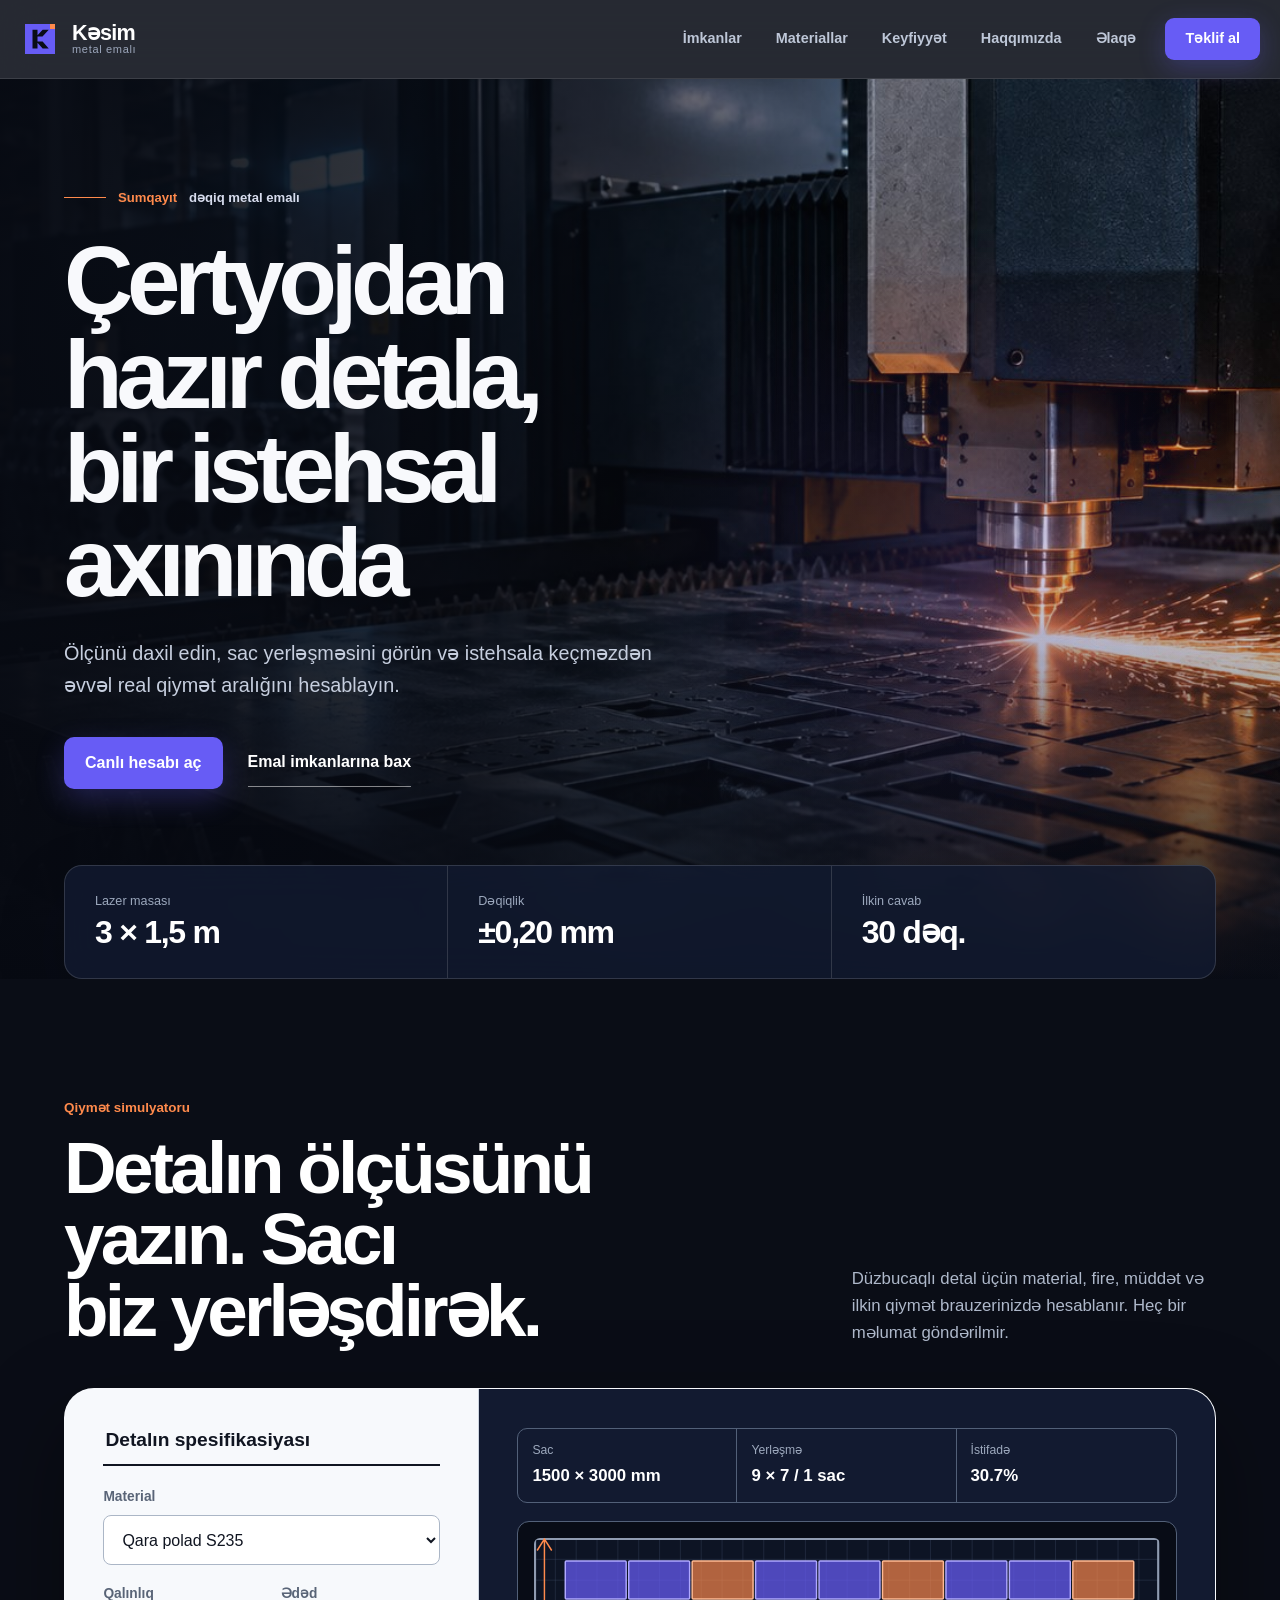
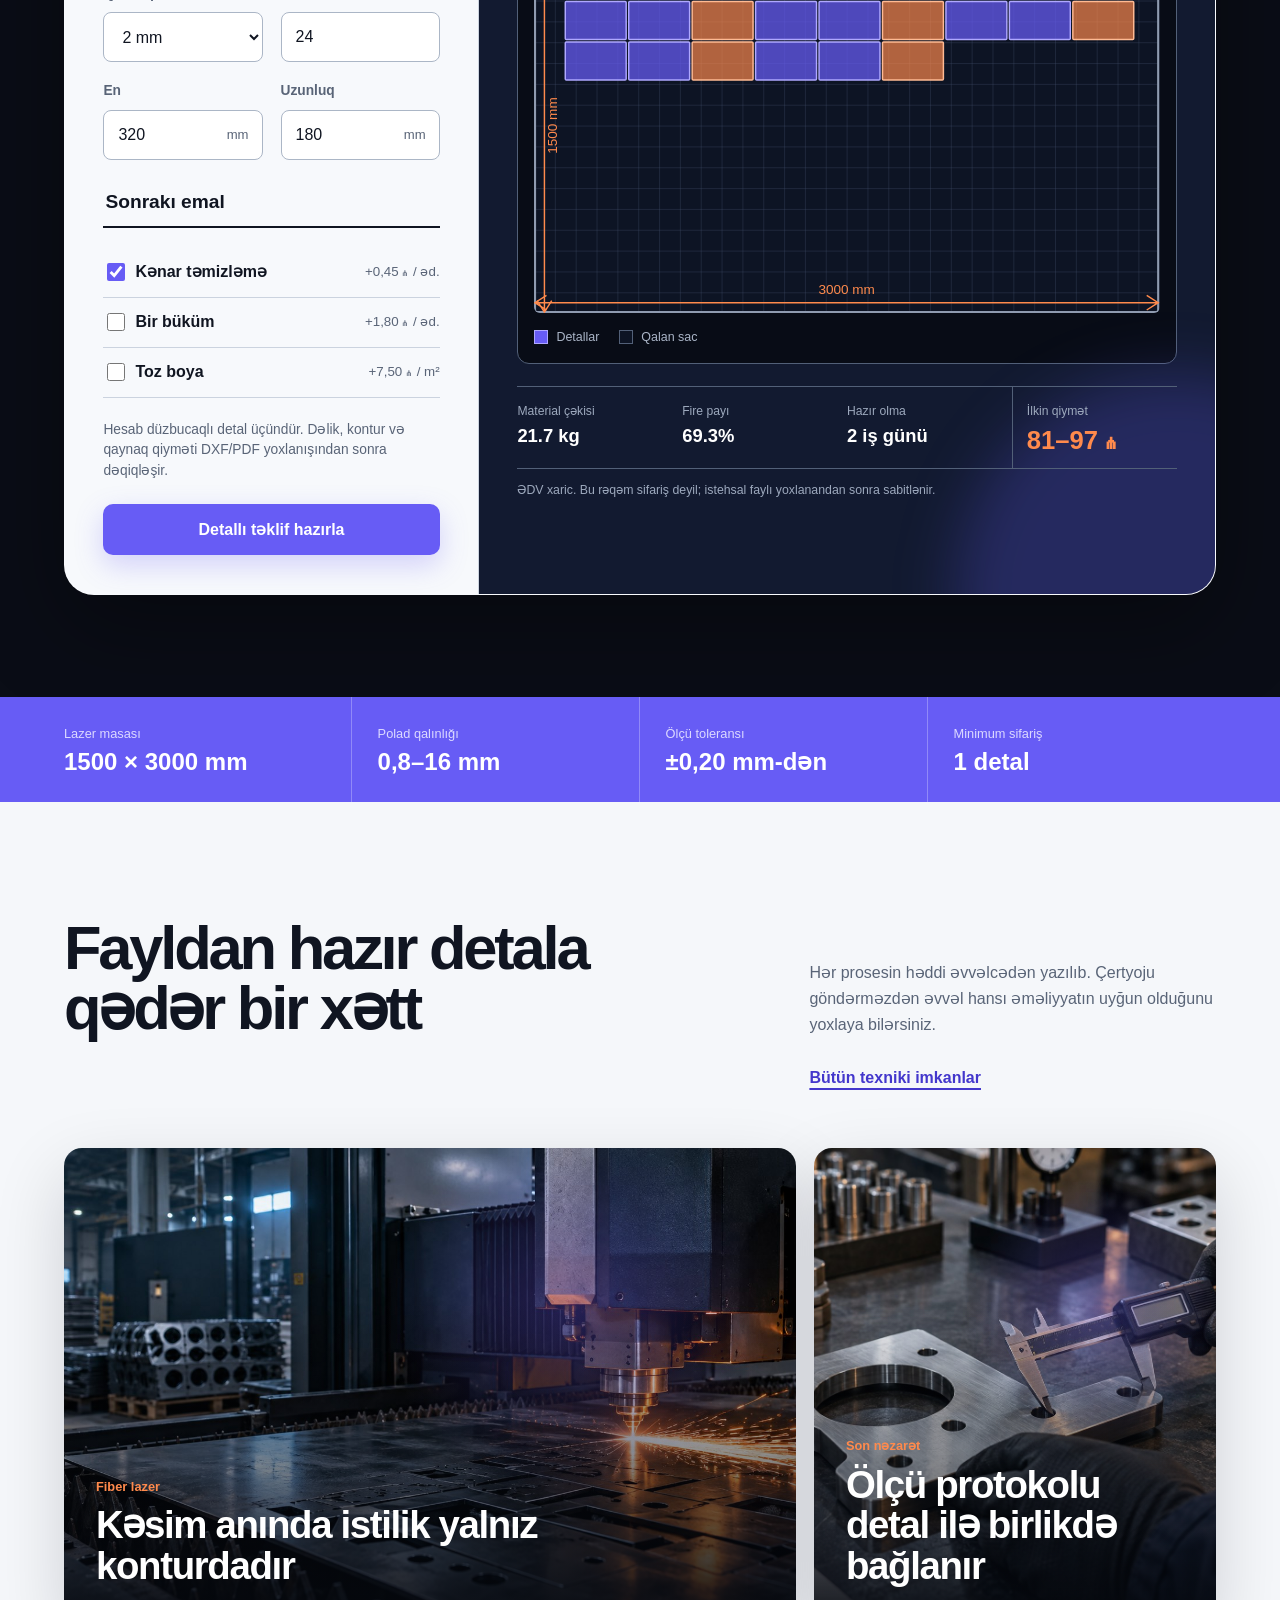
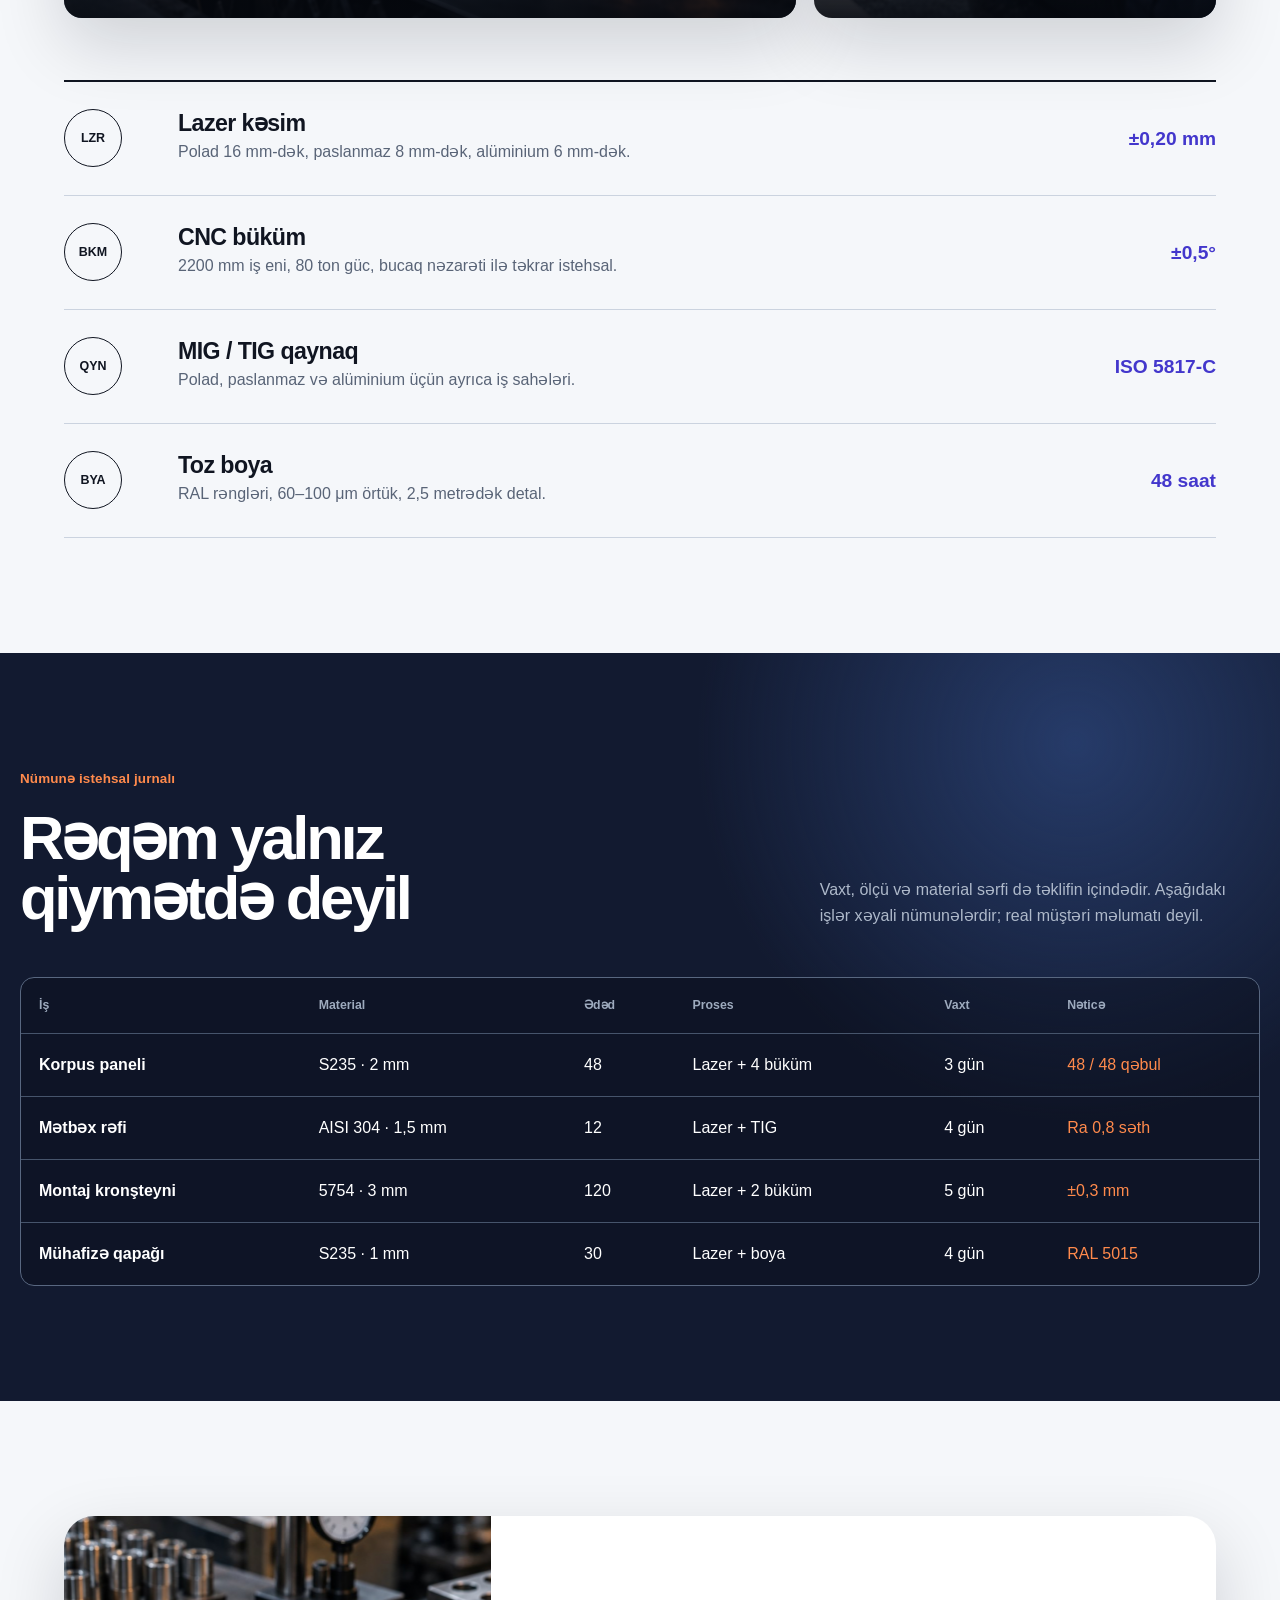
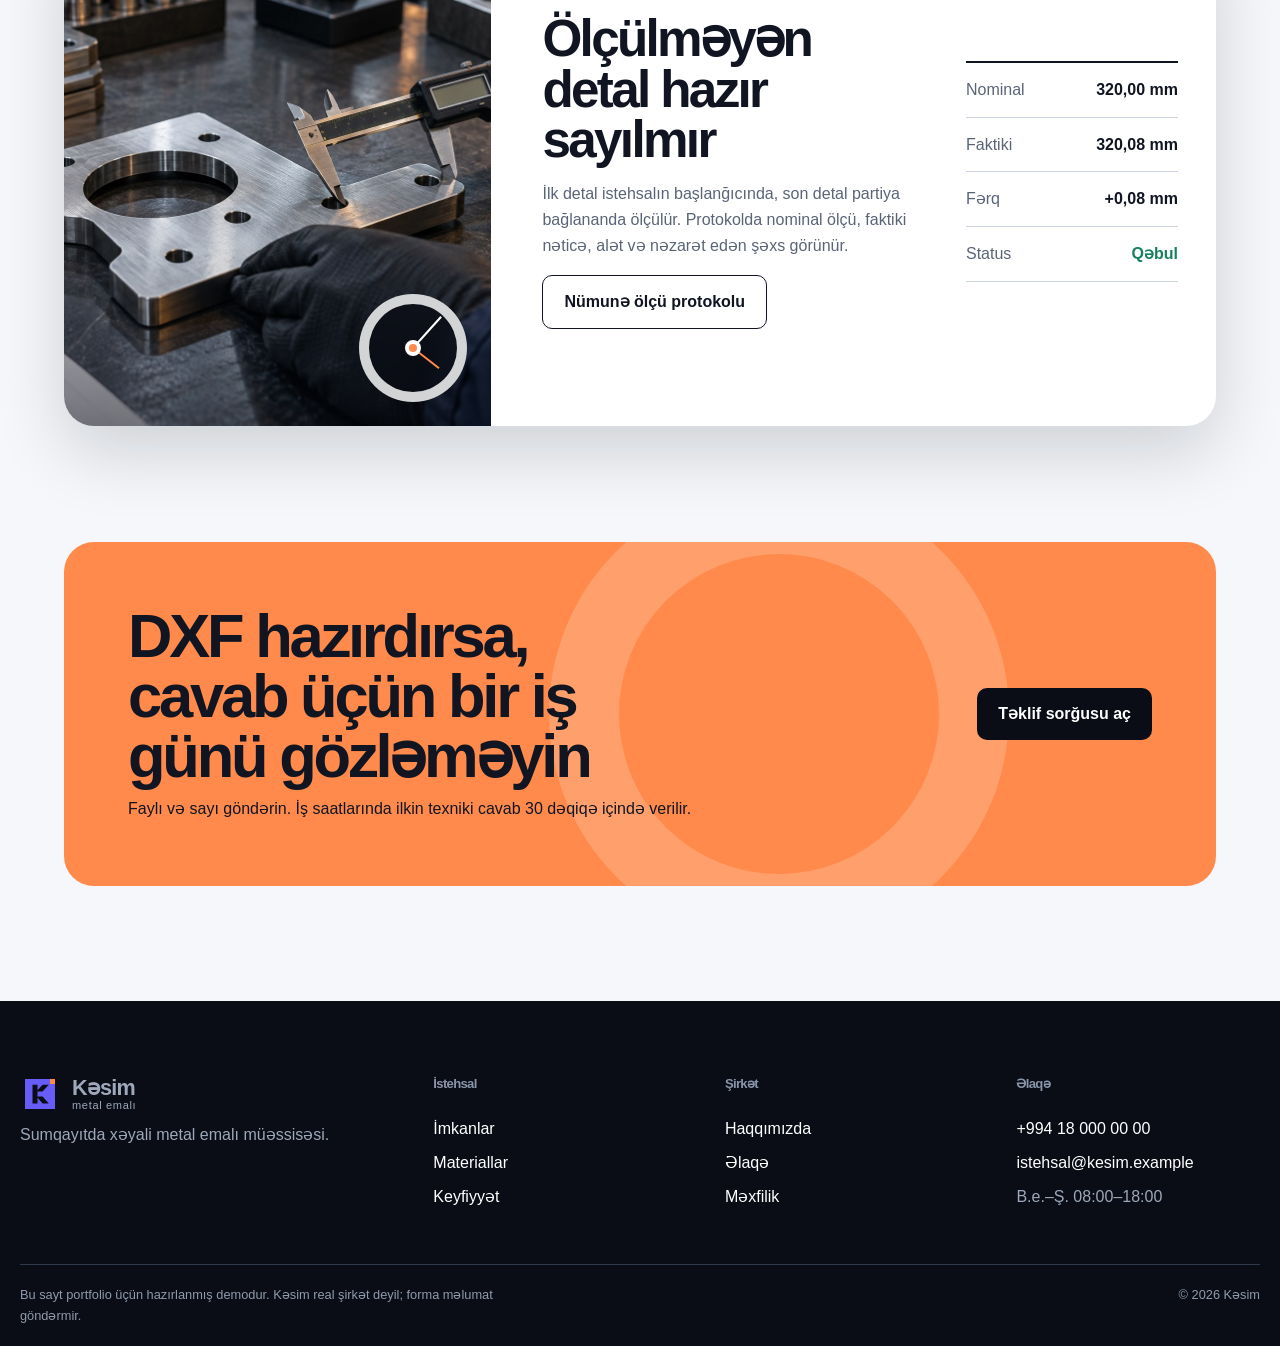
<file: index.html>
<!doctype html>
<html lang="az" class="no-js">
<head>
  <meta charset="utf-8">
  <meta name="viewport" content="width=device-width, initial-scale=1">
  <script>document.documentElement.classList.remove('no-js');</script>
  <title>Metal kəsimi üçün canlı qiymət hesabı | Kəsim</title>
  <meta name="description" content="Polad, paslanmaz və alüminium detallar üçün ölçü, say və emal seçin; material istifadəsini, istehsal müddətini və ilkin qiyməti dərhal görün.">
  <link rel="canonical" href="https://twenion.github.io/manufacturing-site-demo/">
  <meta property="og:type" content="website">
  <meta property="og:locale" content="az_AZ">
  <meta property="og:title" content="Kəsim — metal emalı üçün açıq hesab">
  <meta property="og:description" content="Detalın ölçüsünü və sayını yazın; material, fire, müddət və ilkin qiymət ekranda hesablansın.">
  <meta property="og:url" content="https://twenion.github.io/manufacturing-site-demo/">
  <meta property="og:site_name" content="Kəsim">
  <meta name="theme-color" content="#0a0d16">
  <link rel="icon" type="image/svg+xml" href="assets/img/favicon.svg">
  <link rel="stylesheet" href="assets/css/style.css">
  <script type="application/ld+json">
  {
    "@context": "https://schema.org",
    "@graph": [
      {
        "@type": "Organization",
        "@id": "https://twenion.github.io/manufacturing-site-demo/#organization",
        "name": "Kəsim Metal Emalı",
        "url": "https://twenion.github.io/manufacturing-site-demo/",
        "description": "Sumqayıtda lazer kəsim, büküm, qaynaq və toz boya xidməti göstərən xəyali metal emalı müəssisəsi.",
        "email": "istehsal@kesim.example",
        "telephone": "+994 18 000 00 00",
        "address": {
          "@type": "PostalAddress",
          "addressLocality": "Sumqayıt",
          "addressCountry": "AZ"
        }
      },
      {
        "@type": "WebSite",
        "@id": "https://twenion.github.io/manufacturing-site-demo/#website",
        "url": "https://twenion.github.io/manufacturing-site-demo/",
        "name": "Kəsim",
        "inLanguage": "az",
        "publisher": {"@id": "https://twenion.github.io/manufacturing-site-demo/#organization"}
      }
    ]
  }
  </script>
</head>
<body>
  <a class="skip-link" href="#main">Əsas məzmuna keç</a>
  <header class="site-header">
    <div class="header-inner">
      <a class="brand" href="index.html" aria-label="Kəsim ana səhifə">
        <img class="brand-mark" src="assets/img/brand-mark.svg" alt="" aria-hidden="true" width="40" height="40">
        <span class="brand-copy"><strong>Kəsim</strong><small>metal emalı</small></span>
      </a>
      <button class="menu-toggle" type="button" aria-expanded="false" aria-controls="main-nav">
        <span class="sr-only">Menyunu aç</span><span></span><span></span>
      </button>
      <nav class="main-nav" id="main-nav" aria-label="Əsas menyu">
        <a href="imkanlar.html">İmkanlar</a>
        <a href="materiallar.html">Materiallar</a>
        <a href="keyfiyyet.html">Keyfiyyət</a>
        <a href="haqqimizda.html">Haqqımızda</a>
        <a href="elaqe.html">Əlaqə</a>
        <a class="nav-cta" href="teklif.html">Təklif al</a>
      </nav>
    </div>
  </header>

  <main id="main">
    <section class="workbench" aria-labelledby="page-title">
      <div class="hero-stage">
        <div class="hero-media" aria-hidden="true">
          <img src="assets/img/laser-floor-v1.jpg" alt="" aria-hidden="true" width="1942" height="817" fetchpriority="high">
        </div>
        <div class="hero-copy">
          <p class="hero-label"><span>Sumqayıt</span> dəqiq metal emalı</p>
          <h1 id="page-title">Çertyojdan hazır detala, bir istehsal axınında</h1>
          <p>Ölçünü daxil edin, sac yerləşməsini görün və istehsala keçməzdən əvvəl real qiymət aralığını hesablayın.</p>
          <div class="hero-actions">
            <a class="primary-button magnetic" href="#canli-hesab">Canlı hesabı aç</a>
            <a class="hero-link" href="imkanlar.html">Emal imkanlarına bax</a>
          </div>
        </div>
        <dl class="hero-stats" aria-label="İstehsal göstəriciləri">
          <div><dt>Lazer masası</dt><dd>3 × 1,5 m</dd></div>
          <div><dt>Dəqiqlik</dt><dd>±0,20 mm</dd></div>
          <div><dt>İlkin cavab</dt><dd>30 dəq.</dd></div>
        </dl>
      </div>

      <div class="quote-intro" id="canli-hesab">
        <div><span class="section-index">Qiymət simulyatoru</span><h2>Detalın ölçüsünü yazın. Sacı biz yerləşdirək.</h2></div>
        <p>Düzbucaqlı detal üçün material, fire, müddət və ilkin qiymət brauzerinizdə hesablanır. Heç bir məlumat göndərilmir.</p>
      </div>

      <div class="quote-bench">
        <form class="quote-form" action="teklif.html" method="get" data-quote-form>
          <fieldset>
            <legend>Detalın spesifikasiyası</legend>
            <div class="field span-2">
              <label for="material">Material</label>
              <select id="material" name="material">
                <option value="steel" data-density="7.85" data-rate="2.15">Qara polad S235</option>
                <option value="stainless" data-density="7.9" data-rate="4.8">Paslanmaz polad AISI 304</option>
                <option value="aluminium" data-density="2.7" data-rate="5.1">Alüminium 5754</option>
              </select>
            </div>
            <div class="field">
              <label for="thickness">Qalınlıq</label>
              <select id="thickness" name="thickness">
                <option value="1">1 mm</option>
                <option value="1.5">1,5 mm</option>
                <option value="2" selected>2 mm</option>
                <option value="3">3 mm</option>
                <option value="4">4 mm</option>
                <option value="5">5 mm</option>
                <option value="6">6 mm</option>
              </select>
            </div>
            <div class="field">
              <label for="quantity">Ədəd</label>
              <input id="quantity" name="quantity" type="number" min="1" max="500" step="1" value="24" inputmode="numeric">
            </div>
            <div class="field">
              <label for="width">En</label>
              <div class="input-unit"><input id="width" name="width" type="number" min="20" max="1450" step="1" value="320" inputmode="decimal"><span>mm</span></div>
            </div>
            <div class="field">
              <label for="height">Uzunluq</label>
              <div class="input-unit"><input id="height" name="height" type="number" min="20" max="2950" step="1" value="180" inputmode="decimal"><span>mm</span></div>
            </div>
          </fieldset>
          <fieldset class="operations">
            <legend>Sonrakı emal</legend>
            <label><input type="checkbox" name="deburr" checked><span>Kənar təmizləmə</span><small>+0,45 ₼ / əd.</small></label>
            <label><input type="checkbox" name="bend"><span>Bir büküm</span><small>+1,80 ₼ / əd.</small></label>
            <label><input type="checkbox" name="coat"><span>Toz boya</span><small>+7,50 ₼ / m²</small></label>
          </fieldset>
          <p class="form-note">Hesab düzbucaqlı detal üçündür. Dəlik, kontur və qaynaq qiyməti DXF/PDF yoxlanışından sonra dəqiqləşir.</p>
          <button class="primary-button" type="submit">Detallı təklif hazırla</button>
        </form>

        <div class="sheet-panel" aria-live="polite">
          <div class="sheet-meta">
            <div><span>Sac</span><strong>1500 × 3000 mm</strong></div>
            <div><span>Yerləşmə</span><strong data-layout>7 × 15</strong></div>
            <div><span>İstifadə</span><strong data-utilization>30,7%</strong></div>
          </div>
          <div class="sheet-wrap">
            <svg class="sheet-map" viewBox="0 0 600 360" role="img" aria-labelledby="sheet-title sheet-desc">
              <title id="sheet-title">Sac üzərində detal yerləşdirmə planı</title>
              <desc id="sheet-desc">Seçilən ölçüdə detalların 1500 millimetrə 3000 millimetrlik sac üzərində yerləşməsi.</desc>
              <defs><pattern id="grid" width="20" height="20" patternUnits="userSpaceOnUse"><path d="M20 0H0V20" fill="none" stroke="currentColor" stroke-width="0.6"/></pattern></defs>
              <rect class="sheet-grid" x="1" y="1" width="598" height="358" rx="2" fill="url(#grid)"/>
              <g data-parts></g>
              <path class="dimension-line" d="M1 350h598M12 343l-11 7 11 7M588 343l11 7-11 7"/>
              <text class="dimension-text" x="300" y="342" text-anchor="middle">3000 mm</text>
              <path class="dimension-line" d="M10 1v358M3 12l7-11 7 11M3 348l7 11 7-11"/>
              <text class="dimension-text dimension-text-v" x="22" y="180" text-anchor="middle">1500 mm</text>
            </svg>
            <p class="diagram-caption"><span class="legend-used"></span>Detallar <span class="legend-offcut"></span>Qalan sac</p>
          </div>
          <dl class="quote-result">
            <div><dt>Material çəkisi</dt><dd data-weight>21,7 kg</dd></div>
            <div><dt>Fire payı</dt><dd data-waste>69,3%</dd></div>
            <div><dt>Hazır olma</dt><dd data-lead>2 iş günü</dd></div>
            <div class="result-price"><dt>İlkin qiymət</dt><dd data-price>76–91 ₼</dd></div>
          </dl>
          <p class="result-disclaimer">ƏDV xaric. Bu rəqəm sifariş deyil; istehsal faylı yoxlanandan sonra sabitlənir.</p>
        </div>
      </div>
      <noscript><p class="noscript-note">Canlı hesab üçün JavaScript lazımdır. <a href="materiallar.html">Material və başlanğıc qiymət cədvəlinə baxın</a> və ya ölçünü e-poçtla göndərin.</p></noscript>
    </section>

    <section class="proof-strip" aria-label="Əsas istehsal göstəriciləri">
      <dl>
        <div><dt>Lazer masası</dt><dd>1500 × 3000 mm</dd></div>
        <div><dt>Polad qalınlığı</dt><dd>0,8–16 mm</dd></div>
        <div><dt>Ölçü toleransı</dt><dd>±0,20 mm-dən</dd></div>
        <div><dt>Minimum sifariş</dt><dd>1 detal</dd></div>
      </dl>
    </section>

    <section class="section capabilities" aria-labelledby="capabilities-title">
      <div class="section-heading">
        <h2 id="capabilities-title">Fayldan hazır detala qədər bir xətt</h2>
        <p>Hər prosesin həddi əvvəlcədən yazılıb. Çertyoju göndərməzdən əvvəl hansı əməliyyatın uyğun olduğunu yoxlaya bilərsiniz.</p>
        <a class="text-link" href="imkanlar.html">Bütün texniki imkanlar</a>
      </div>
      <div class="process-gallery">
        <a class="gallery-card gallery-card-wide tilt-card" href="lazer-kesim.html">
          <img src="assets/img/laser-floor-v1.jpg" alt="Fiber lazer başlığı polad sacı kəsir" width="1942" height="817" loading="lazy">
          <span><small>Fiber lazer</small><strong>Kəsim anında istilik yalnız konturdadır</strong></span>
        </a>
        <a class="gallery-card tilt-card" href="keyfiyyet.html">
          <img src="assets/img/quality-control-v1.jpg" alt="Metal detal ştangen-pərgarla ölçülür" width="1536" height="1024" loading="lazy">
          <span><small>Son nəzarət</small><strong>Ölçü protokolu detal ilə birlikdə bağlanır</strong></span>
        </a>
      </div>
      <div class="process-list">
        <article>
          <span class="process-code">LZR</span>
          <div><h3>Lazer kəsim</h3><p>Polad 16 mm-dək, paslanmaz 8 mm-dək, alüminium 6 mm-dək.</p></div>
          <strong>±0,20 mm</strong>
        </article>
        <article>
          <span class="process-code">BKM</span>
          <div><h3>CNC büküm</h3><p>2200 mm iş eni, 80 ton güc, bucaq nəzarəti ilə təkrar istehsal.</p></div>
          <strong>±0,5°</strong>
        </article>
        <article>
          <span class="process-code">QYN</span>
          <div><h3>MIG / TIG qaynaq</h3><p>Polad, paslanmaz və alüminium üçün ayrıca iş sahələri.</p></div>
          <strong>ISO 5817-C</strong>
        </article>
        <article>
          <span class="process-code">BYA</span>
          <div><h3>Toz boya</h3><p>RAL rəngləri, 60–100 μm örtük, 2,5 metrədək detal.</p></div>
          <strong>48 saat</strong>
        </article>
      </div>
    </section>

    <section class="section production" aria-labelledby="production-title">
      <div class="production-ledger">
        <div class="section-heading section-heading-light">
          <p class="job-code">Nümunə istehsal jurnalı</p>
          <h2 id="production-title">Rəqəm yalnız qiymətdə deyil</h2>
          <p>Vaxt, ölçü və material sərfi də təklifin içindədir. Aşağıdakı işlər xəyali nümunələrdir; real müştəri məlumatı deyil.</p>
        </div>
        <div class="ledger-table-wrap" tabindex="0" role="region" aria-label="Nümunə istehsal işləri cədvəli">
          <table class="ledger-table">
            <thead><tr><th>İş</th><th>Material</th><th>Ədəd</th><th>Proses</th><th>Vaxt</th><th>Nəticə</th></tr></thead>
            <tbody>
              <tr><td>Korpus paneli</td><td>S235 · 2 mm</td><td>48</td><td>Lazer + 4 büküm</td><td>3 gün</td><td>48 / 48 qəbul</td></tr>
              <tr><td>Mətbəx rəfi</td><td>AISI 304 · 1,5 mm</td><td>12</td><td>Lazer + TIG</td><td>4 gün</td><td>Ra 0,8 səth</td></tr>
              <tr><td>Montaj kronşteyni</td><td>5754 · 3 mm</td><td>120</td><td>Lazer + 2 büküm</td><td>5 gün</td><td>±0,3 mm</td></tr>
              <tr><td>Mühafizə qapağı</td><td>S235 · 1 mm</td><td>30</td><td>Lazer + boya</td><td>4 gün</td><td>RAL 5015</td></tr>
            </tbody>
          </table>
        </div>
      </div>
    </section>

    <section class="section quality" aria-labelledby="quality-title">
      <div class="quality-card">
        <div class="quality-photo"><img src="assets/img/quality-control-v1.jpg" alt="Texnik hazır metal detalın dəliyini ştangen-pərgarla ölçür" width="1536" height="1024" loading="lazy"><div class="gauge" aria-hidden="true"><span></span><span></span><span></span><span></span><i></i></div></div>
        <div>
          <h2 id="quality-title">Ölçülməyən detal hazır sayılmır</h2>
          <p>İlk detal istehsalın başlanğıcında, son detal partiya bağlananda ölçülür. Protokolda nominal ölçü, faktiki nəticə, alət və nəzarət edən şəxs görünür.</p>
          <a class="secondary-button" href="keyfiyyet.html">Nümunə ölçü protokolu</a>
        </div>
        <dl class="quality-values">
          <div><dt>Nominal</dt><dd>320,00 mm</dd></div>
          <div><dt>Faktiki</dt><dd>320,08 mm</dd></div>
          <div><dt>Fərq</dt><dd>+0,08 mm</dd></div>
          <div><dt>Status</dt><dd class="pass">Qəbul</dd></div>
        </dl>
      </div>
    </section>

    <section class="section final-cta">
      <div>
        <h2>DXF hazırdırsa, cavab üçün bir iş günü gözləməyin</h2>
        <p>Faylı və sayı göndərin. İş saatlarında ilkin texniki cavab 30 dəqiqə içində verilir.</p>
      </div>
      <a class="primary-button" href="teklif.html">Təklif sorğusu aç</a>
    </section>
  </main>

  <footer class="site-footer">
    <div class="footer-main">
      <div><a class="brand brand-footer" href="index.html"><img class="brand-mark" src="assets/img/brand-mark.svg" alt="" aria-hidden="true" width="40" height="40"><span class="brand-copy"><strong>Kəsim</strong><small>metal emalı</small></span></a><p>Sumqayıtda xəyali metal emalı müəssisəsi.</p></div>
      <div><h2>İstehsal</h2><a href="imkanlar.html">İmkanlar</a><a href="materiallar.html">Materiallar</a><a href="keyfiyyet.html">Keyfiyyət</a></div>
      <div><h2>Şirkət</h2><a href="haqqimizda.html">Haqqımızda</a><a href="elaqe.html">Əlaqə</a><a href="mexfilik.html">Məxfilik</a></div>
      <div><h2>Əlaqə</h2><a href="tel:+994180000000">+994 18 000 00 00</a><a href="mailto:istehsal@kesim.example">istehsal@kesim.example</a><span>B.e.–Ş. 08:00–18:00</span></div>
    </div>
    <div class="footer-note"><p>Bu sayt portfolio üçün hazırlanmış demodur. Kəsim real şirkət deyil; forma məlumat göndərmir.</p><p>© 2026 Kəsim</p></div>
  </footer>
  <script src="assets/js/site.js" defer></script>
</body>
</html>
</file>
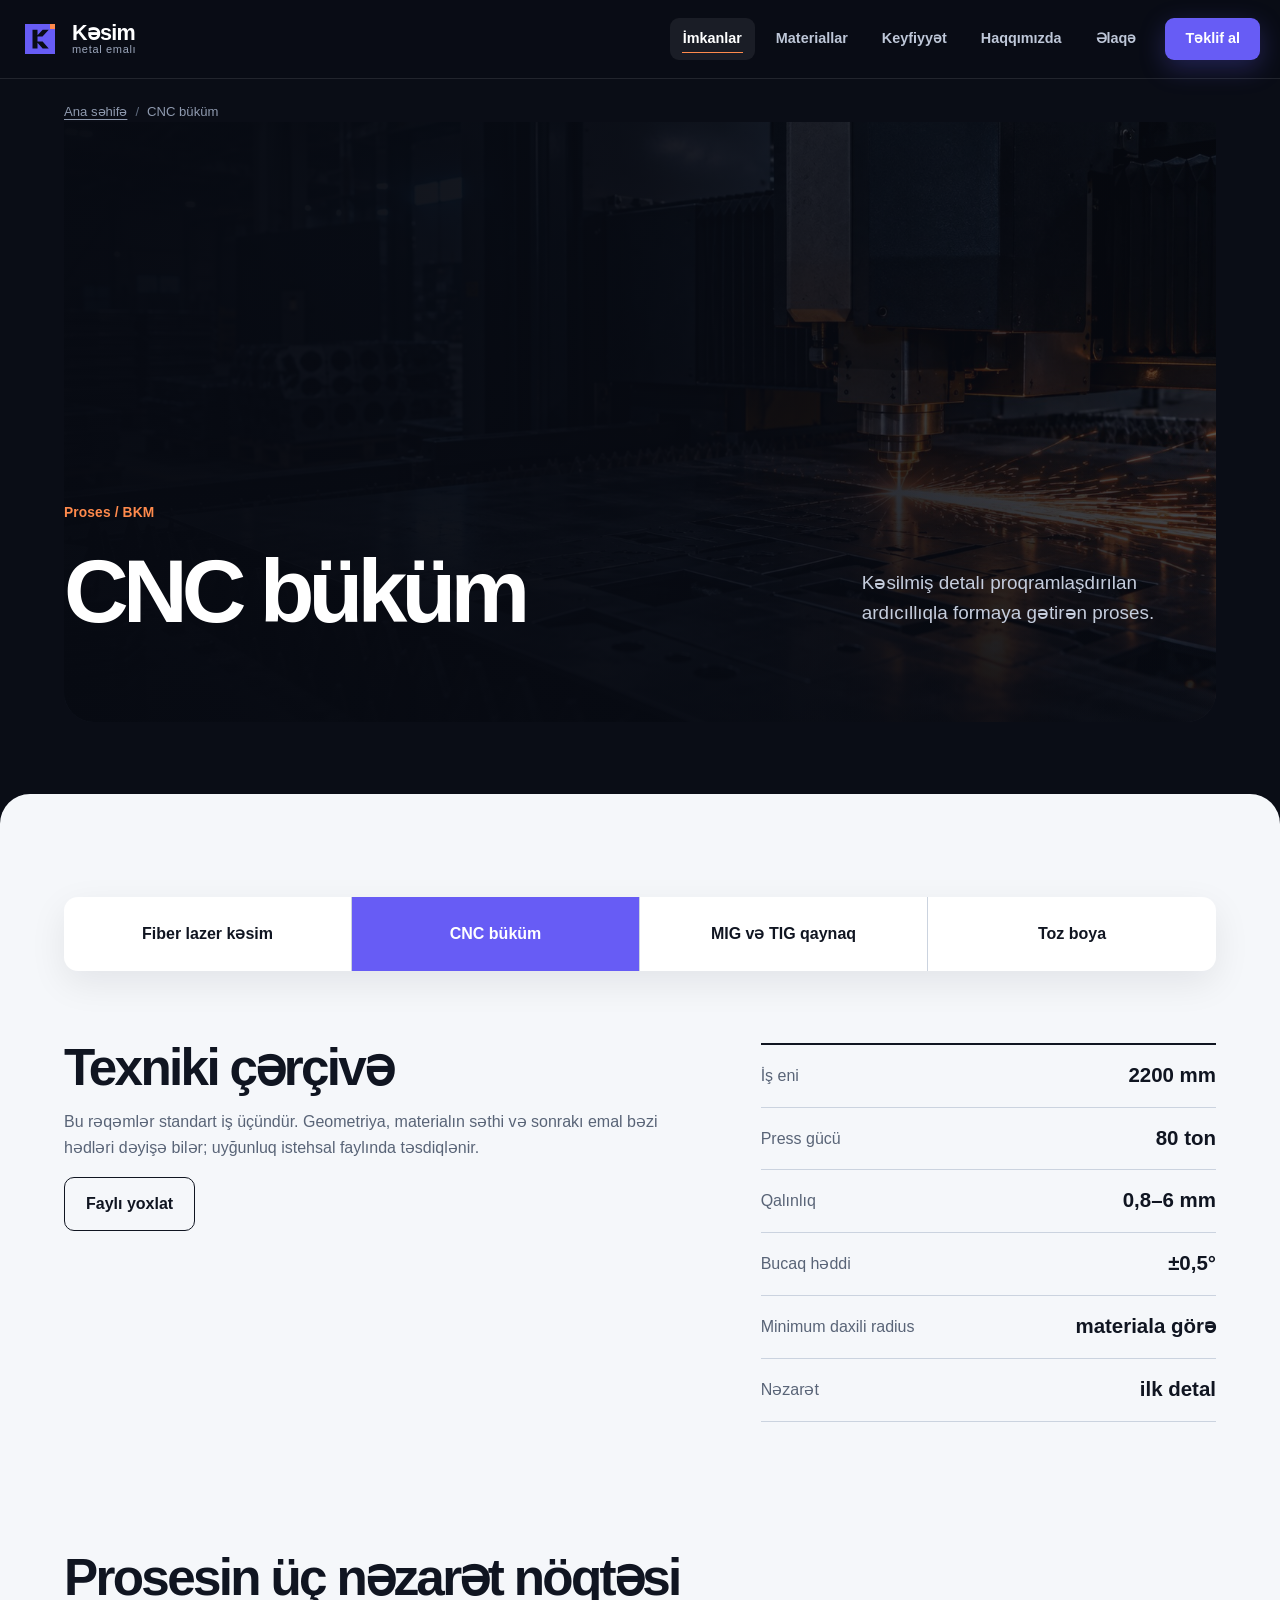
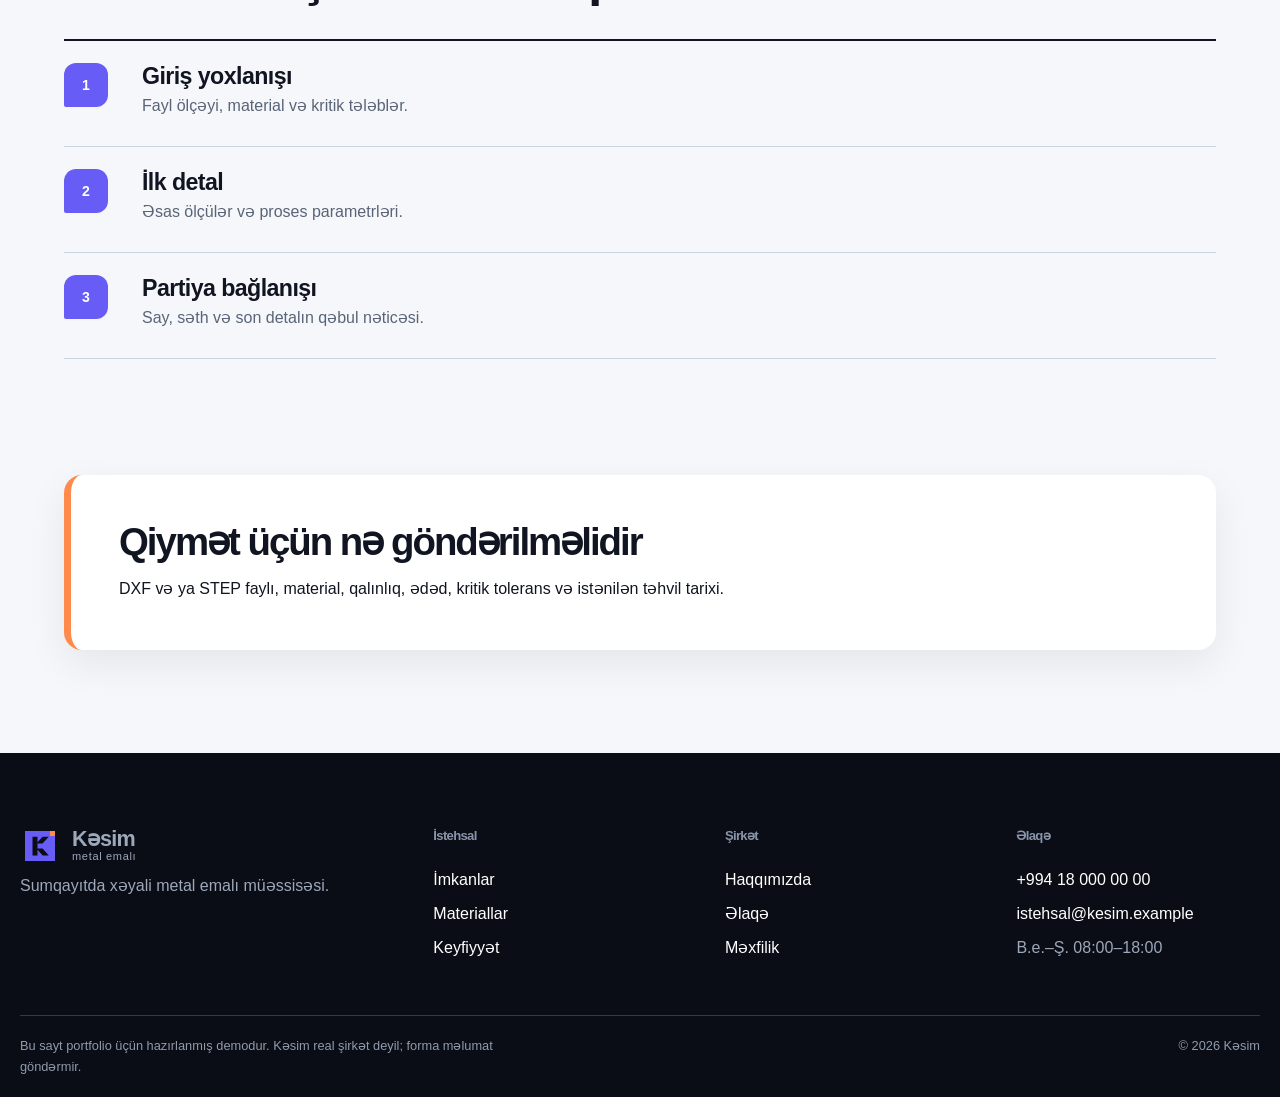
<file: cnc-bukum.html>
<!doctype html>
<html lang="az" class="no-js"><head><meta charset="utf-8"><meta name="viewport" content="width=device-width, initial-scale=1"><script>document.documentElement.classList.remove('no-js');</script><title>CNC büküm — ölçü, material və qəbul hədləri | Kəsim</title><meta name="description" content="CNC büküm üçün texniki imkanlar, material qalınlığı, ölçü həddi, tolerans və istehsal faylı tələbləri."><link rel="canonical" href="https://twenion.github.io/manufacturing-site-demo/cnc-bukum.html"><meta property="og:type" content="website"><meta property="og:locale" content="az_AZ"><meta property="og:title" content="CNC büküm — ölçü, material və qəbul hədləri | Kəsim"><meta property="og:description" content="CNC büküm üçün texniki imkanlar, material qalınlığı, ölçü həddi, tolerans və istehsal faylı tələbləri."><meta property="og:url" content="https://twenion.github.io/manufacturing-site-demo/cnc-bukum.html"><meta property="og:site_name" content="Kəsim"><meta name="theme-color" content="#0a0d16"><link rel="icon" type="image/svg+xml" href="assets/img/favicon.svg"><link rel="stylesheet" href="assets/css/style.css"><script type="application/ld+json">{"@context": "https://schema.org", "@type": "BreadcrumbList", "itemListElement": [{"@type": "ListItem", "position": 1, "name": "Ana səhifə", "item": "https://twenion.github.io/manufacturing-site-demo/"}, {"@type": "ListItem", "position": 2, "name": "CNC büküm", "item": "https://twenion.github.io/manufacturing-site-demo/cnc-bukum.html"}]}</script><script type="application/ld+json">{"@context": "https://schema.org", "@type": "WebPage", "@id": "https://twenion.github.io/manufacturing-site-demo/cnc-bukum.html#page", "url": "https://twenion.github.io/manufacturing-site-demo/cnc-bukum.html", "name": "CNC büküm", "description": "CNC büküm üçün texniki imkanlar, material qalınlığı, ölçü həddi, tolerans və istehsal faylı tələbləri.", "inLanguage": "az", "isPartOf": {"@type": "WebSite", "name": "Kəsim", "url": "https://twenion.github.io/manufacturing-site-demo/"}}</script><script type="application/ld+json">{"@context": "https://schema.org", "@type": "Service", "@id": "https://twenion.github.io/manufacturing-site-demo/cnc-bukum.html#service", "name": "CNC büküm", "description": "CNC büküm üçün texniki imkanlar, material qalınlığı, ölçü həddi, tolerans və istehsal faylı tələbləri.", "areaServed": {"@type": "Country", "name": "Azərbaycan"}, "provider": {"@type": "Organization", "name": "Kəsim Metal Emalı", "url": "https://twenion.github.io/manufacturing-site-demo/"}}</script></head><body><a class="skip-link" href="#main">Əsas məzmuna keç</a>
<header class="site-header"><div class="header-inner"><a class="brand" href="index.html" aria-label="Kəsim ana səhifə"><img class="brand-mark" src="assets/img/brand-mark.svg" alt="" aria-hidden="true" width="40" height="40"><span class="brand-copy"><strong>Kəsim</strong><small>metal emalı</small></span></a><button class="menu-toggle" type="button" aria-expanded="false" aria-controls="main-nav"><span class="sr-only">Menyunu aç</span><span></span><span></span></button><nav class="main-nav" id="main-nav" aria-label="Əsas menyu"><a href="imkanlar.html" aria-current="page">İmkanlar</a><a href="materiallar.html">Materiallar</a><a href="keyfiyyet.html">Keyfiyyət</a><a href="haqqimizda.html">Haqqımızda</a><a href="elaqe.html">Əlaqə</a><a class="nav-cta" href="teklif.html">Təklif al</a></nav></div></header><nav class="breadcrumb" aria-label="Naviqasiya yolu"><ol><li><a href="index.html">Ana səhifə</a></li><li aria-current="page">CNC büküm</li></ol></nav><main id="main"><header class="page-hero"><div><p class="job-code">Proses / BKM</p><h1>CNC büküm</h1></div><p>Kəsilmiş detalı proqramlaşdırılan ardıcıllıqla formaya gətirən proses.</p></header><div class="inner-main"><nav class="detail-nav" aria-label="İstehsal prosesləri"><a href="lazer-kesim.html">Fiber lazer kəsim</a><a href="cnc-bukum.html" aria-current="page">CNC büküm</a><a href="qaynaq.html">MIG və TIG qaynaq</a><a href="toz-boya.html">Toz boya</a></nav><section class="inner-section split" style="margin-top:72px"><div><h2>Texniki çərçivə</h2><p>Bu rəqəmlər standart iş üçündür. Geometriya, materialın səthi və sonrakı emal bəzi hədləri dəyişə bilər; uyğunluq istehsal faylında təsdiqlənir.</p><a class="secondary-button" href="teklif.html">Faylı yoxlat</a></div><dl class="metric-stack"><div><dt>İş eni</dt><dd>2200 mm</dd></div><div><dt>Press gücü</dt><dd>80 ton</dd></div><div><dt>Qalınlıq</dt><dd>0,8–6 mm</dd></div><div><dt>Bucaq həddi</dt><dd>±0,5°</dd></div><div><dt>Minimum daxili radius</dt><dd>materiala görə</dd></div><div><dt>Nəzarət</dt><dd>ilk detal</dd></div></dl></section><section class="inner-section"><header><h2>Prosesin üç nəzarət nöqtəsi</h2></header><ol class="step-list"><li><div><h3>Giriş yoxlanışı</h3><p>Fayl ölçəyi, material və kritik tələblər.</p></div></li><li><div><h3>İlk detal</h3><p>Əsas ölçülər və proses parametrləri.</p></div></li><li><div><h3>Partiya bağlanışı</h3><p>Say, səth və son detalın qəbul nəticəsi.</p></div></li></ol></section><section class="notice"><h2>Qiymət üçün nə göndərilməlidir</h2><p>DXF və ya STEP faylı, material, qalınlıq, ədəd, kritik tolerans və istənilən təhvil tarixi.</p></section></div></main><footer class="site-footer"><div class="footer-main"><div><a class="brand brand-footer" href="index.html"><img class="brand-mark" src="assets/img/brand-mark.svg" alt="" aria-hidden="true" width="40" height="40"><span class="brand-copy"><strong>Kəsim</strong><small>metal emalı</small></span></a><p>Sumqayıtda xəyali metal emalı müəssisəsi.</p></div><div><h2>İstehsal</h2><a href="imkanlar.html">İmkanlar</a><a href="materiallar.html">Materiallar</a><a href="keyfiyyet.html">Keyfiyyət</a></div><div><h2>Şirkət</h2><a href="haqqimizda.html">Haqqımızda</a><a href="elaqe.html">Əlaqə</a><a href="mexfilik.html">Məxfilik</a></div><div><h2>Əlaqə</h2><a href="tel:+994180000000">+994 18 000 00 00</a><a href="mailto:istehsal@kesim.example">istehsal@kesim.example</a><span>B.e.–Ş. 08:00–18:00</span></div></div><div class="footer-note"><p>Bu sayt portfolio üçün hazırlanmış demodur. Kəsim real şirkət deyil; forma məlumat göndərmir.</p><p>© 2026 Kəsim</p></div></footer><script src="assets/js/site.js" defer></script></body></html>
</file>
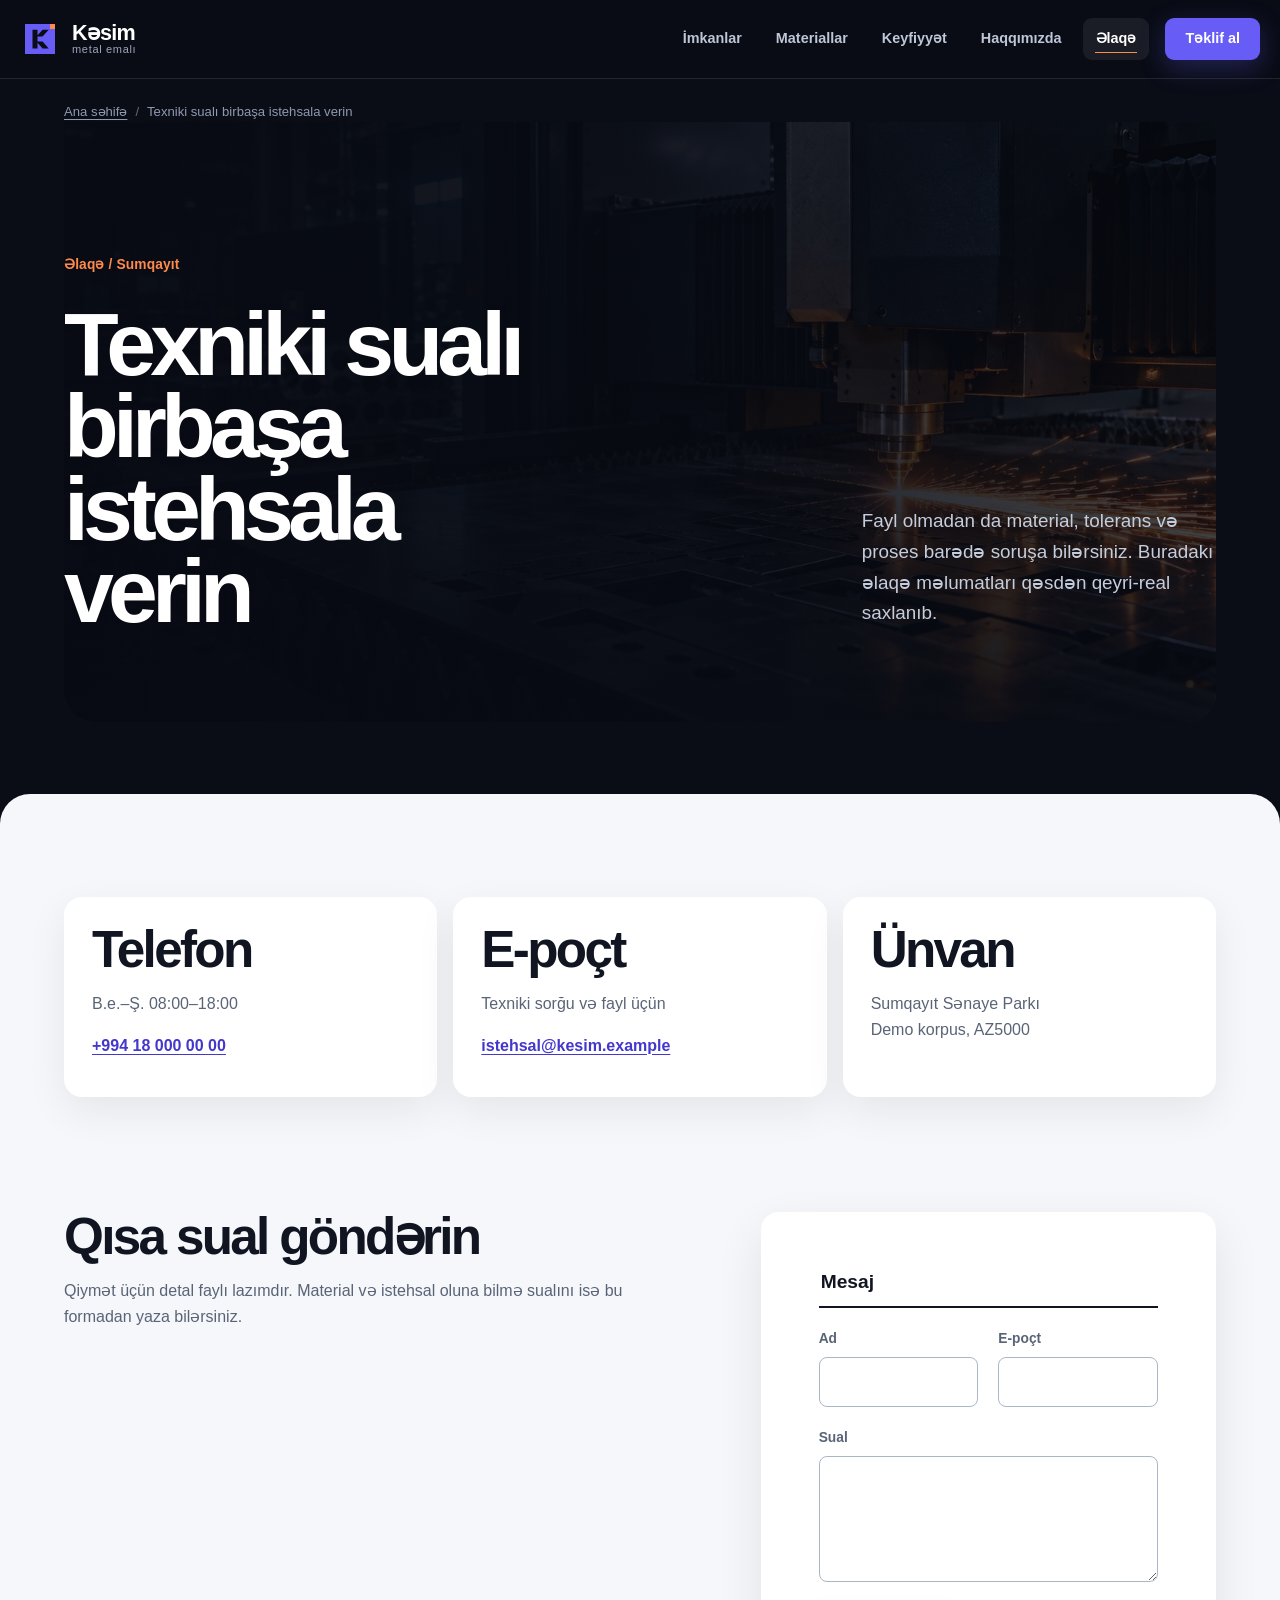
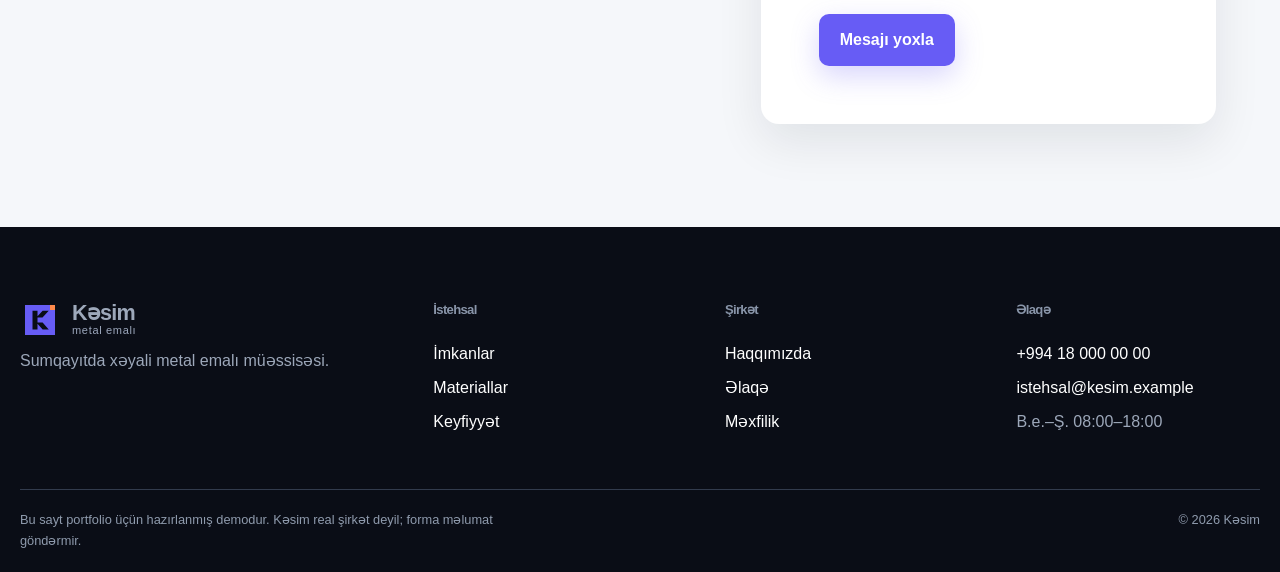
<file: elaqe.html>
<!doctype html>
<html lang="az" class="no-js"><head><meta charset="utf-8"><meta name="viewport" content="width=device-width, initial-scale=1"><script>document.documentElement.classList.remove('no-js');</script><title>Əlaqə və iş saatları | Kəsim</title><meta name="description" content="Kəsim demo metal emalı müəssisəsinin xəyali telefon, e-poçt, ünvan və iş saatları. Forma məlumat göndərmir."><link rel="canonical" href="https://twenion.github.io/manufacturing-site-demo/elaqe.html"><meta property="og:type" content="website"><meta property="og:locale" content="az_AZ"><meta property="og:title" content="Əlaqə və iş saatları | Kəsim"><meta property="og:description" content="Kəsim demo metal emalı müəssisəsinin xəyali telefon, e-poçt, ünvan və iş saatları. Forma məlumat göndərmir."><meta property="og:url" content="https://twenion.github.io/manufacturing-site-demo/elaqe.html"><meta property="og:site_name" content="Kəsim"><meta name="theme-color" content="#0a0d16"><link rel="icon" type="image/svg+xml" href="assets/img/favicon.svg"><link rel="stylesheet" href="assets/css/style.css"><script type="application/ld+json">{"@context": "https://schema.org", "@type": "BreadcrumbList", "itemListElement": [{"@type": "ListItem", "position": 1, "name": "Ana səhifə", "item": "https://twenion.github.io/manufacturing-site-demo/"}, {"@type": "ListItem", "position": 2, "name": "Texniki sualı birbaşa istehsala verin", "item": "https://twenion.github.io/manufacturing-site-demo/elaqe.html"}]}</script><script type="application/ld+json">{"@context": "https://schema.org", "@type": "ContactPage", "@id": "https://twenion.github.io/manufacturing-site-demo/elaqe.html#page", "url": "https://twenion.github.io/manufacturing-site-demo/elaqe.html", "name": "Texniki sualı birbaşa istehsala verin", "description": "Kəsim demo metal emalı müəssisəsinin xəyali telefon, e-poçt, ünvan və iş saatları. Forma məlumat göndərmir.", "inLanguage": "az", "isPartOf": {"@type": "WebSite", "name": "Kəsim", "url": "https://twenion.github.io/manufacturing-site-demo/"}}</script></head><body><a class="skip-link" href="#main">Əsas məzmuna keç</a>
<header class="site-header"><div class="header-inner"><a class="brand" href="index.html" aria-label="Kəsim ana səhifə"><img class="brand-mark" src="assets/img/brand-mark.svg" alt="" aria-hidden="true" width="40" height="40"><span class="brand-copy"><strong>Kəsim</strong><small>metal emalı</small></span></a><button class="menu-toggle" type="button" aria-expanded="false" aria-controls="main-nav"><span class="sr-only">Menyunu aç</span><span></span><span></span></button><nav class="main-nav" id="main-nav" aria-label="Əsas menyu"><a href="imkanlar.html">İmkanlar</a><a href="materiallar.html">Materiallar</a><a href="keyfiyyet.html">Keyfiyyət</a><a href="haqqimizda.html">Haqqımızda</a><a href="elaqe.html" aria-current="page">Əlaqə</a><a class="nav-cta" href="teklif.html">Təklif al</a></nav></div></header><nav class="breadcrumb" aria-label="Naviqasiya yolu"><ol><li><a href="index.html">Ana səhifə</a></li><li aria-current="page">Texniki sualı birbaşa istehsala verin</li></ol></nav><main id="main"><header class="page-hero"><div><p class="job-code">Əlaqə / Sumqayıt</p><h1>Texniki sualı birbaşa istehsala verin</h1></div><p>Fayl olmadan da material, tolerans və proses barədə soruşa bilərsiniz. Buradakı əlaqə məlumatları qəsdən qeyri-real saxlanıb.</p></header><div class="inner-main">
<section class="inner-section"><div class="contact-grid"><article><h2>Telefon</h2><p>B.e.–Ş. 08:00–18:00</p><a href="tel:+994180000000">+994 18 000 00 00</a></article><article><h2>E-poçt</h2><p>Texniki sorğu və fayl üçün</p><a href="mailto:istehsal@kesim.example">istehsal@kesim.example</a></article><article><h2>Ünvan</h2><p>Sumqayıt Sənaye Parkı<br>Demo korpus, AZ5000</p></article></div></section>
<section class="inner-section split"><div><h2>Qısa sual göndərin</h2><p>Qiymət üçün detal faylı lazımdır. Material və istehsal oluna bilmə sualını isə bu formadan yaza bilərsiniz.</p></div><form class="form-panel" data-demo-form><fieldset><legend>Mesaj</legend><div class="form-grid"><div><label for="contact-name">Ad</label><input id="contact-name" name="name" required></div><div><label for="contact-email">E-poçt</label><input id="contact-email" name="email" type="email" required></div><div class="span-2"><label for="contact-message">Sual</label><textarea id="contact-message" name="message" required></textarea></div></div></fieldset><div class="form-actions"><button class="primary-button" type="submit">Mesajı yoxla</button></div><div class="demo-status" data-demo-status tabindex="-1"><strong>Forma düzgündür.</strong> Demo olduğuna görə mesaj göndərilmədi.</div></form></section></div></main><footer class="site-footer"><div class="footer-main"><div><a class="brand brand-footer" href="index.html"><img class="brand-mark" src="assets/img/brand-mark.svg" alt="" aria-hidden="true" width="40" height="40"><span class="brand-copy"><strong>Kəsim</strong><small>metal emalı</small></span></a><p>Sumqayıtda xəyali metal emalı müəssisəsi.</p></div><div><h2>İstehsal</h2><a href="imkanlar.html">İmkanlar</a><a href="materiallar.html">Materiallar</a><a href="keyfiyyet.html">Keyfiyyət</a></div><div><h2>Şirkət</h2><a href="haqqimizda.html">Haqqımızda</a><a href="elaqe.html">Əlaqə</a><a href="mexfilik.html">Məxfilik</a></div><div><h2>Əlaqə</h2><a href="tel:+994180000000">+994 18 000 00 00</a><a href="mailto:istehsal@kesim.example">istehsal@kesim.example</a><span>B.e.–Ş. 08:00–18:00</span></div></div><div class="footer-note"><p>Bu sayt portfolio üçün hazırlanmış demodur. Kəsim real şirkət deyil; forma məlumat göndərmir.</p><p>© 2026 Kəsim</p></div></footer><script src="assets/js/site.js" defer></script></body></html>
</file>
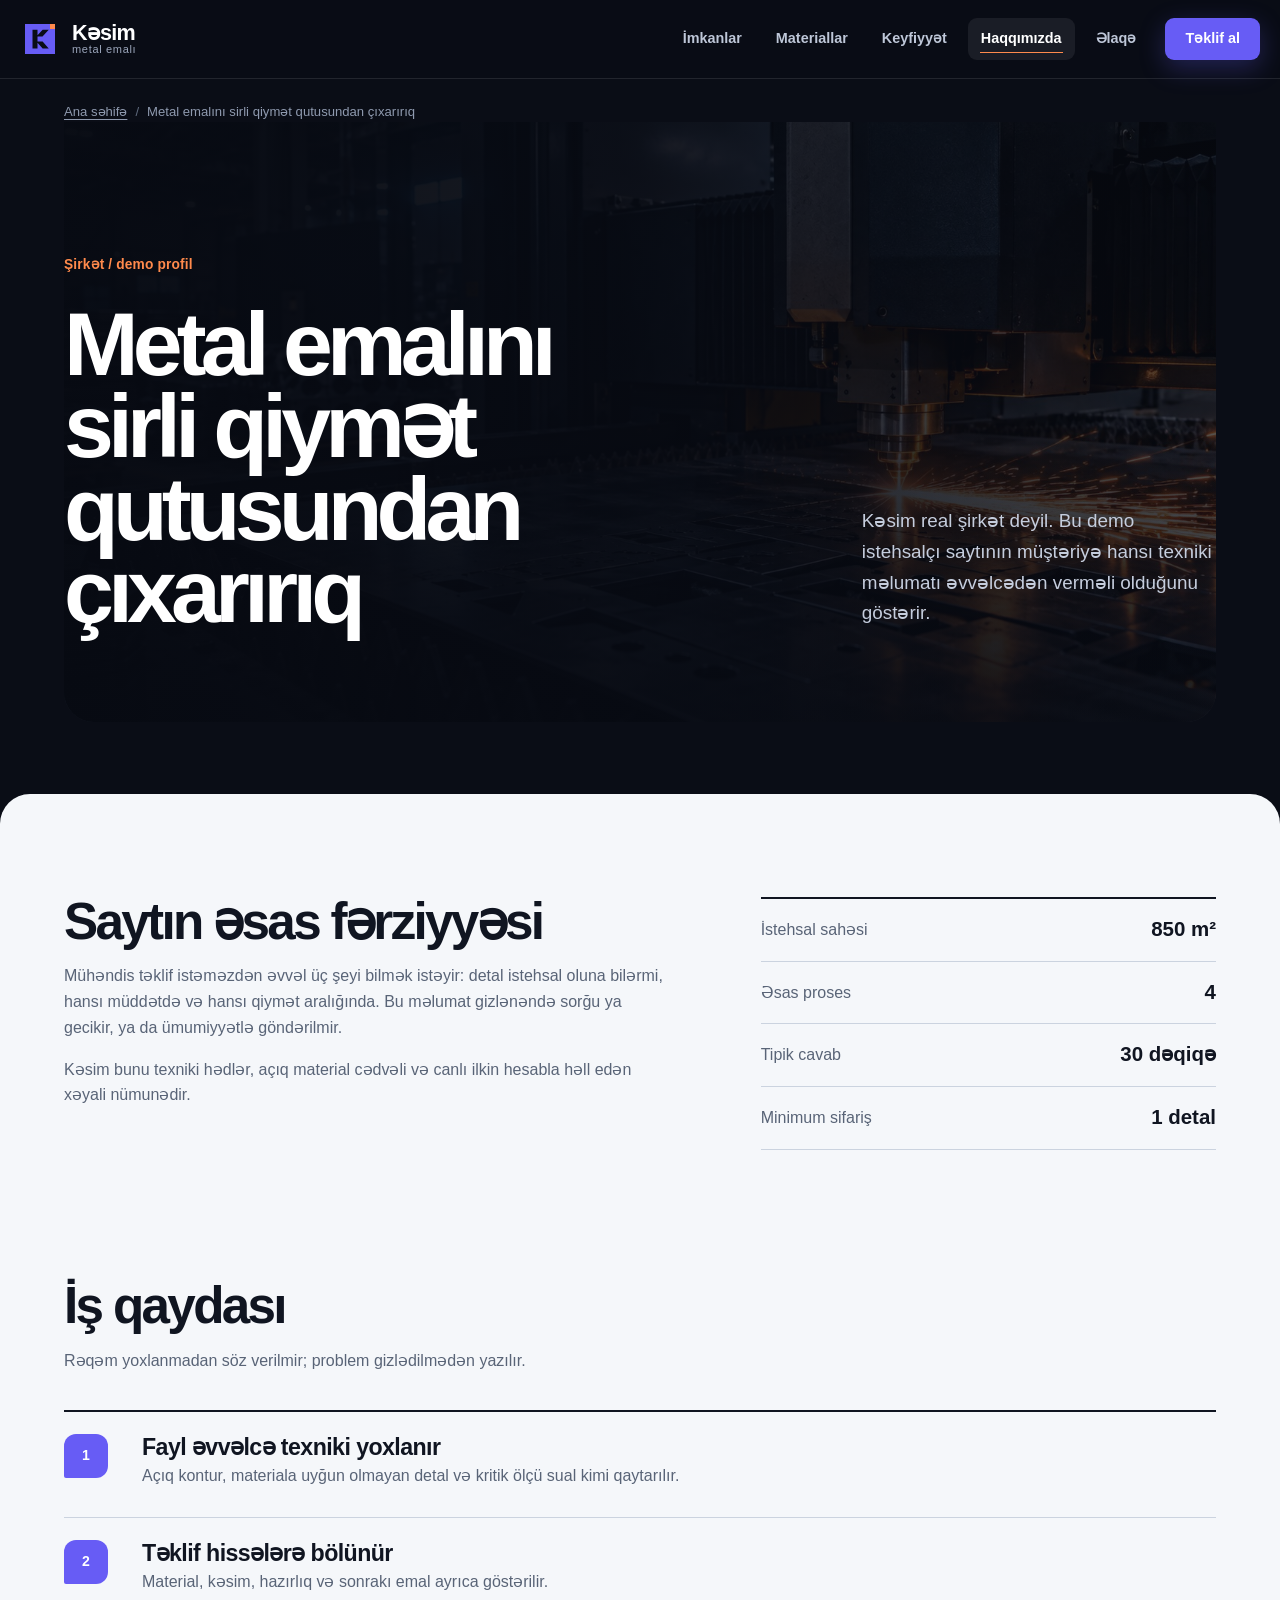
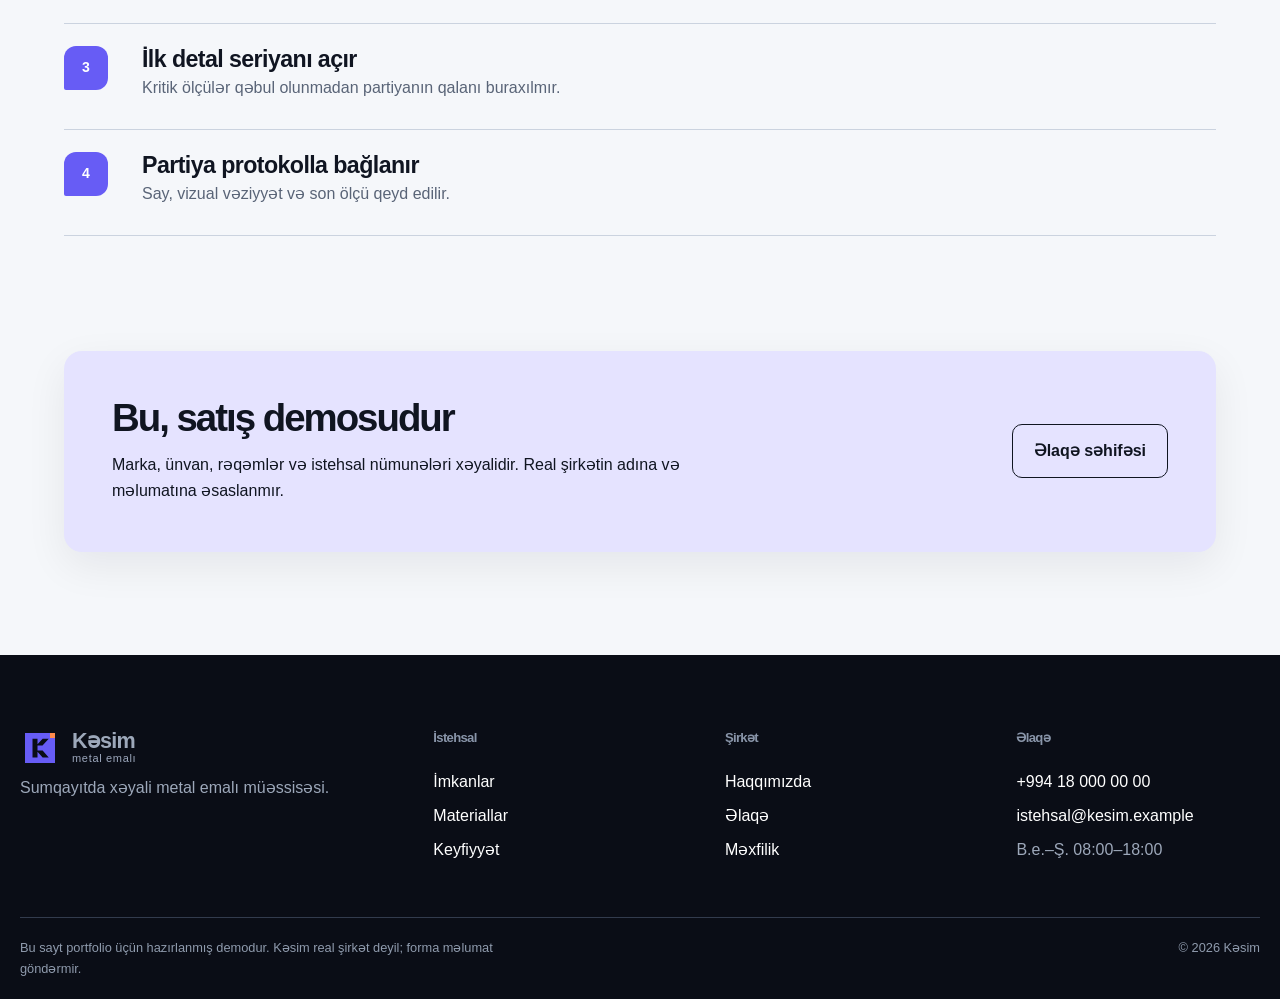
<file: haqqimizda.html>
<!doctype html>
<html lang="az" class="no-js"><head><meta charset="utf-8"><meta name="viewport" content="width=device-width, initial-scale=1"><script>document.documentElement.classList.remove('no-js');</script><title>Kəsim haqqında — iş prinsipi və istehsal axını</title><meta name="description" content="Kəsim demo metal emalı müəssisəsinin iş prinsipi: açıq texniki hədlər, ölçülə bilən təklif və partiya üzrə izlənən nəzarət."><link rel="canonical" href="https://twenion.github.io/manufacturing-site-demo/haqqimizda.html"><meta property="og:type" content="website"><meta property="og:locale" content="az_AZ"><meta property="og:title" content="Kəsim haqqında — iş prinsipi və istehsal axını"><meta property="og:description" content="Kəsim demo metal emalı müəssisəsinin iş prinsipi: açıq texniki hədlər, ölçülə bilən təklif və partiya üzrə izlənən nəzarət."><meta property="og:url" content="https://twenion.github.io/manufacturing-site-demo/haqqimizda.html"><meta property="og:site_name" content="Kəsim"><meta name="theme-color" content="#0a0d16"><link rel="icon" type="image/svg+xml" href="assets/img/favicon.svg"><link rel="stylesheet" href="assets/css/style.css"><script type="application/ld+json">{"@context": "https://schema.org", "@type": "BreadcrumbList", "itemListElement": [{"@type": "ListItem", "position": 1, "name": "Ana səhifə", "item": "https://twenion.github.io/manufacturing-site-demo/"}, {"@type": "ListItem", "position": 2, "name": "Metal emalını sirli qiymət qutusundan çıxarırıq", "item": "https://twenion.github.io/manufacturing-site-demo/haqqimizda.html"}]}</script><script type="application/ld+json">{"@context": "https://schema.org", "@type": "AboutPage", "@id": "https://twenion.github.io/manufacturing-site-demo/haqqimizda.html#page", "url": "https://twenion.github.io/manufacturing-site-demo/haqqimizda.html", "name": "Metal emalını sirli qiymət qutusundan çıxarırıq", "description": "Kəsim demo metal emalı müəssisəsinin iş prinsipi: açıq texniki hədlər, ölçülə bilən təklif və partiya üzrə izlənən nəzarət.", "inLanguage": "az", "isPartOf": {"@type": "WebSite", "name": "Kəsim", "url": "https://twenion.github.io/manufacturing-site-demo/"}}</script></head><body><a class="skip-link" href="#main">Əsas məzmuna keç</a>
<header class="site-header"><div class="header-inner"><a class="brand" href="index.html" aria-label="Kəsim ana səhifə"><img class="brand-mark" src="assets/img/brand-mark.svg" alt="" aria-hidden="true" width="40" height="40"><span class="brand-copy"><strong>Kəsim</strong><small>metal emalı</small></span></a><button class="menu-toggle" type="button" aria-expanded="false" aria-controls="main-nav"><span class="sr-only">Menyunu aç</span><span></span><span></span></button><nav class="main-nav" id="main-nav" aria-label="Əsas menyu"><a href="imkanlar.html">İmkanlar</a><a href="materiallar.html">Materiallar</a><a href="keyfiyyet.html">Keyfiyyət</a><a href="haqqimizda.html" aria-current="page">Haqqımızda</a><a href="elaqe.html">Əlaqə</a><a class="nav-cta" href="teklif.html">Təklif al</a></nav></div></header><nav class="breadcrumb" aria-label="Naviqasiya yolu"><ol><li><a href="index.html">Ana səhifə</a></li><li aria-current="page">Metal emalını sirli qiymət qutusundan çıxarırıq</li></ol></nav><main id="main"><header class="page-hero"><div><p class="job-code">Şirkət / demo profil</p><h1>Metal emalını sirli qiymət qutusundan çıxarırıq</h1></div><p>Kəsim real şirkət deyil. Bu demo istehsalçı saytının müştəriyə hansı texniki məlumatı əvvəlcədən verməli olduğunu göstərir.</p></header><div class="inner-main">
<section class="inner-section split"><div><h2>Saytın əsas fərziyyəsi</h2><p>Mühəndis təklif istəməzdən əvvəl üç şeyi bilmək istəyir: detal istehsal oluna bilərmi, hansı müddətdə və hansı qiymət aralığında. Bu məlumat gizlənəndə sorğu ya gecikir, ya da ümumiyyətlə göndərilmir.</p><p>Kəsim bunu texniki hədlər, açıq material cədvəli və canlı ilkin hesabla həll edən xəyali nümunədir.</p></div><dl class="metric-stack"><div><dt>İstehsal sahəsi</dt><dd>850 m²</dd></div><div><dt>Əsas proses</dt><dd>4</dd></div><div><dt>Tipik cavab</dt><dd>30 dəqiqə</dd></div><div><dt>Minimum sifariş</dt><dd>1 detal</dd></div></dl></section>
<section class="inner-section"><header><h2>İş qaydası</h2><p>Rəqəm yoxlanmadan söz verilmir; problem gizlədilmədən yazılır.</p></header><ol class="step-list"><li><div><h3>Fayl əvvəlcə texniki yoxlanır</h3><p>Açıq kontur, materiala uyğun olmayan detal və kritik ölçü sual kimi qaytarılır.</p></div></li><li><div><h3>Təklif hissələrə bölünür</h3><p>Material, kəsim, hazırlıq və sonrakı emal ayrıca göstərilir.</p></div></li><li><div><h3>İlk detal seriyanı açır</h3><p>Kritik ölçülər qəbul olunmadan partiyanın qalanı buraxılmır.</p></div></li><li><div><h3>Partiya protokolla bağlanır</h3><p>Say, vizual vəziyyət və son ölçü qeyd edilir.</p></div></li></ol></section>
<section class="callout"><div><h2>Bu, satış demosudur</h2><p>Marka, ünvan, rəqəmlər və istehsal nümunələri xəyalidir. Real şirkətin adına və məlumatına əsaslanmır.</p></div><a class="secondary-button" href="elaqe.html">Əlaqə səhifəsi</a></section></div></main><footer class="site-footer"><div class="footer-main"><div><a class="brand brand-footer" href="index.html"><img class="brand-mark" src="assets/img/brand-mark.svg" alt="" aria-hidden="true" width="40" height="40"><span class="brand-copy"><strong>Kəsim</strong><small>metal emalı</small></span></a><p>Sumqayıtda xəyali metal emalı müəssisəsi.</p></div><div><h2>İstehsal</h2><a href="imkanlar.html">İmkanlar</a><a href="materiallar.html">Materiallar</a><a href="keyfiyyet.html">Keyfiyyət</a></div><div><h2>Şirkət</h2><a href="haqqimizda.html">Haqqımızda</a><a href="elaqe.html">Əlaqə</a><a href="mexfilik.html">Məxfilik</a></div><div><h2>Əlaqə</h2><a href="tel:+994180000000">+994 18 000 00 00</a><a href="mailto:istehsal@kesim.example">istehsal@kesim.example</a><span>B.e.–Ş. 08:00–18:00</span></div></div><div class="footer-note"><p>Bu sayt portfolio üçün hazırlanmış demodur. Kəsim real şirkət deyil; forma məlumat göndərmir.</p><p>© 2026 Kəsim</p></div></footer><script src="assets/js/site.js" defer></script></body></html>
</file>
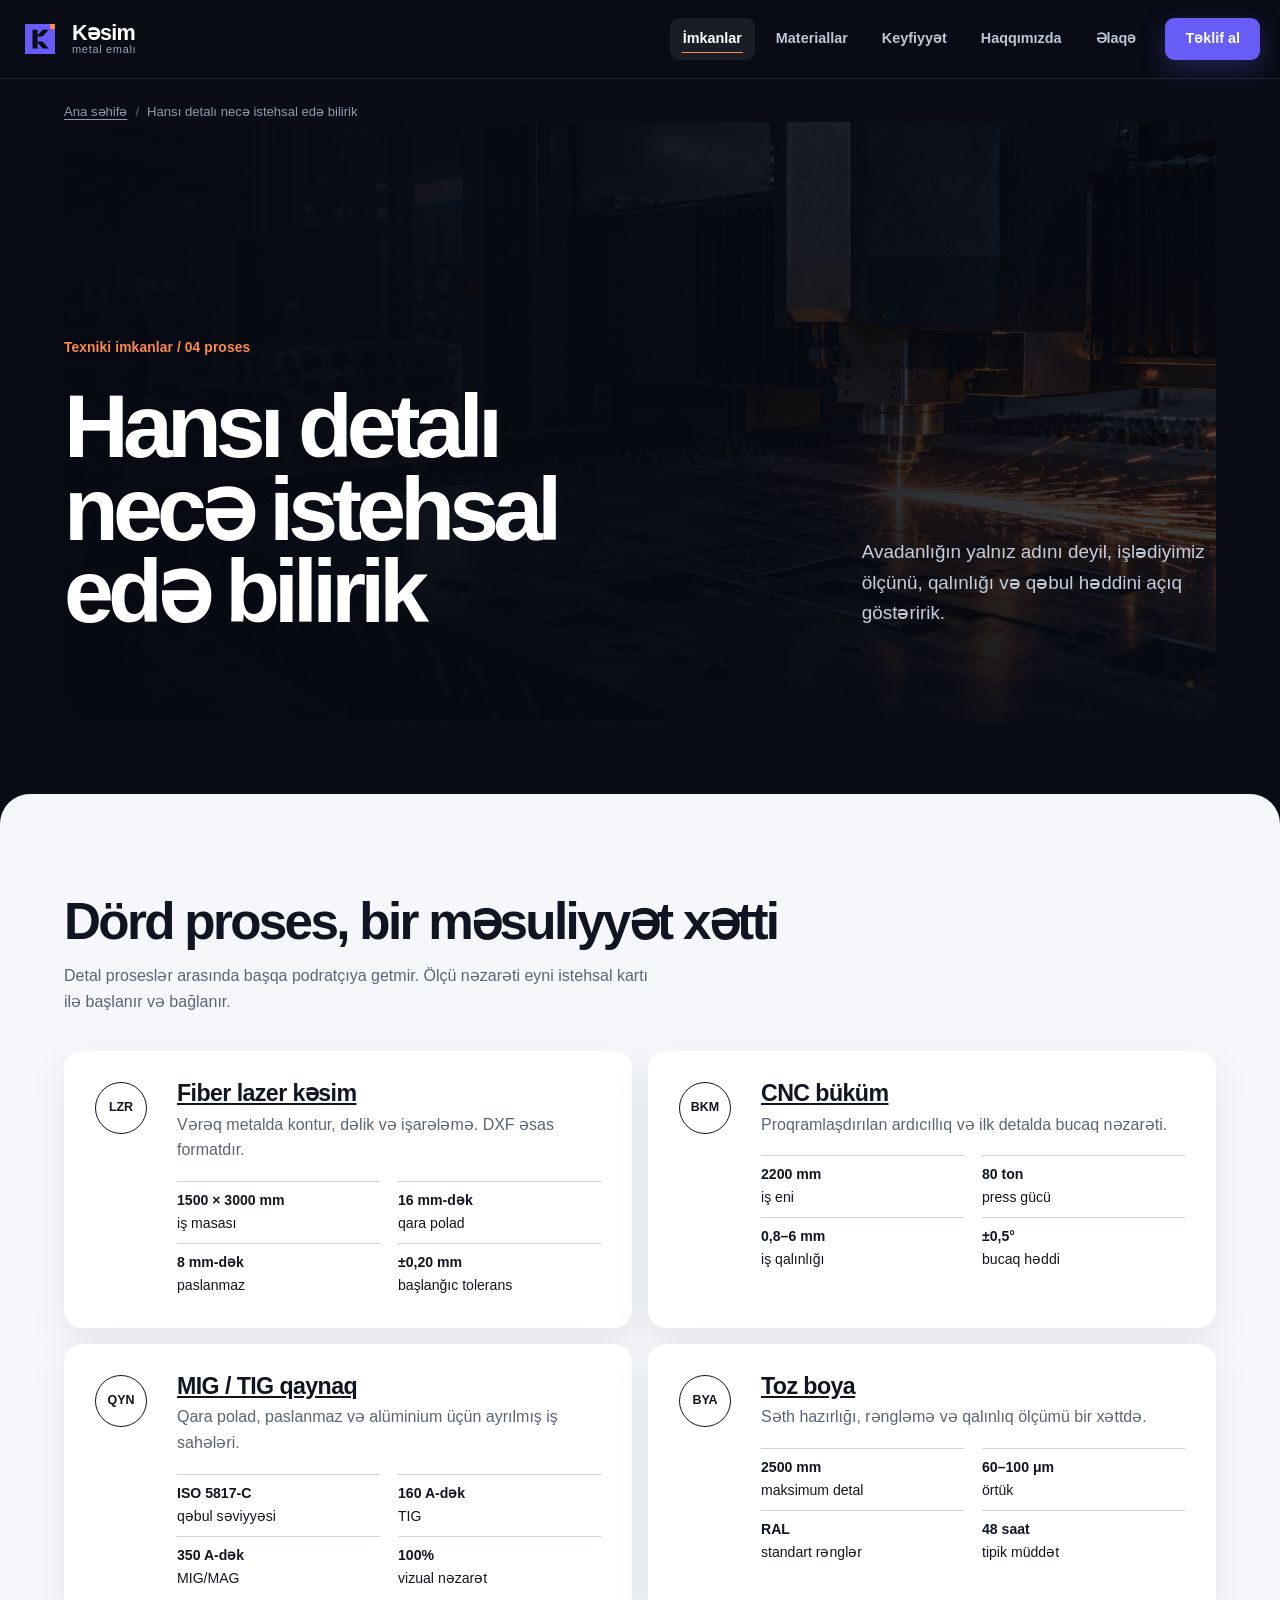
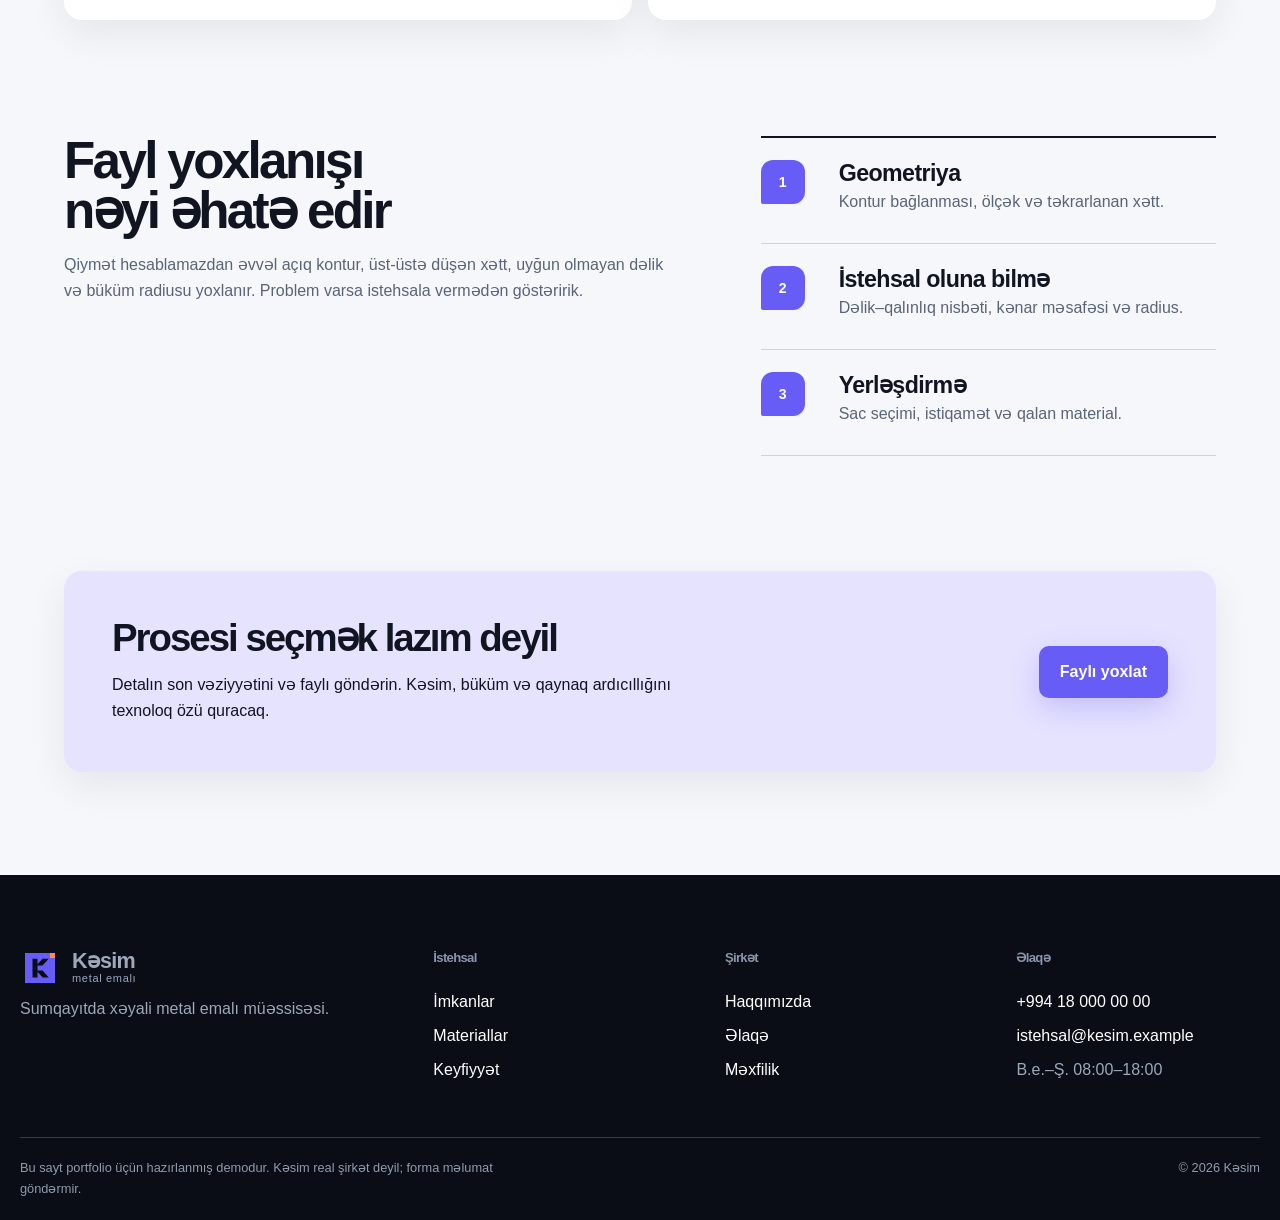
<file: imkanlar.html>
<!doctype html>
<html lang="az" class="no-js"><head><meta charset="utf-8"><meta name="viewport" content="width=device-width, initial-scale=1"><script>document.documentElement.classList.remove('no-js');</script><title>Metal emalı imkanları və texniki hədlər | Kəsim</title><meta name="description" content="Lazer kəsim, CNC büküm, MIG/TIG qaynaq və toz boya üçün material, ölçü, qalınlıq və tolerans hədlərini müqayisə edin."><link rel="canonical" href="https://twenion.github.io/manufacturing-site-demo/imkanlar.html"><meta property="og:type" content="website"><meta property="og:locale" content="az_AZ"><meta property="og:title" content="Metal emalı imkanları və texniki hədlər | Kəsim"><meta property="og:description" content="Lazer kəsim, CNC büküm, MIG/TIG qaynaq və toz boya üçün material, ölçü, qalınlıq və tolerans hədlərini müqayisə edin."><meta property="og:url" content="https://twenion.github.io/manufacturing-site-demo/imkanlar.html"><meta property="og:site_name" content="Kəsim"><meta name="theme-color" content="#0a0d16"><link rel="icon" type="image/svg+xml" href="assets/img/favicon.svg"><link rel="stylesheet" href="assets/css/style.css"><script type="application/ld+json">{"@context": "https://schema.org", "@type": "BreadcrumbList", "itemListElement": [{"@type": "ListItem", "position": 1, "name": "Ana səhifə", "item": "https://twenion.github.io/manufacturing-site-demo/"}, {"@type": "ListItem", "position": 2, "name": "Hansı detalı necə istehsal edə bilirik", "item": "https://twenion.github.io/manufacturing-site-demo/imkanlar.html"}]}</script><script type="application/ld+json">{"@context": "https://schema.org", "@type": "WebPage", "@id": "https://twenion.github.io/manufacturing-site-demo/imkanlar.html#page", "url": "https://twenion.github.io/manufacturing-site-demo/imkanlar.html", "name": "Hansı detalı necə istehsal edə bilirik", "description": "Lazer kəsim, CNC büküm, MIG/TIG qaynaq və toz boya üçün material, ölçü, qalınlıq və tolerans hədlərini müqayisə edin.", "inLanguage": "az", "isPartOf": {"@type": "WebSite", "name": "Kəsim", "url": "https://twenion.github.io/manufacturing-site-demo/"}}</script></head><body><a class="skip-link" href="#main">Əsas məzmuna keç</a>
<header class="site-header"><div class="header-inner"><a class="brand" href="index.html" aria-label="Kəsim ana səhifə"><img class="brand-mark" src="assets/img/brand-mark.svg" alt="" aria-hidden="true" width="40" height="40"><span class="brand-copy"><strong>Kəsim</strong><small>metal emalı</small></span></a><button class="menu-toggle" type="button" aria-expanded="false" aria-controls="main-nav"><span class="sr-only">Menyunu aç</span><span></span><span></span></button><nav class="main-nav" id="main-nav" aria-label="Əsas menyu"><a href="imkanlar.html" aria-current="page">İmkanlar</a><a href="materiallar.html">Materiallar</a><a href="keyfiyyet.html">Keyfiyyət</a><a href="haqqimizda.html">Haqqımızda</a><a href="elaqe.html">Əlaqə</a><a class="nav-cta" href="teklif.html">Təklif al</a></nav></div></header><nav class="breadcrumb" aria-label="Naviqasiya yolu"><ol><li><a href="index.html">Ana səhifə</a></li><li aria-current="page">Hansı detalı necə istehsal edə bilirik</li></ol></nav><main id="main"><header class="page-hero"><div><p class="job-code">Texniki imkanlar / 04 proses</p><h1>Hansı detalı necə istehsal edə bilirik</h1></div><p>Avadanlığın yalnız adını deyil, işlədiyimiz ölçünü, qalınlığı və qəbul həddini açıq göstəririk.</p></header><div class="inner-main">
<section class="inner-section">
  <header><h2>Dörd proses, bir məsuliyyət xətti</h2><p>Detal proseslər arasında başqa podratçıya getmir. Ölçü nəzarəti eyni istehsal kartı ilə başlanır və bağlanır.</p></header>
  <div class="spec-grid">
    <article class="spec-card"><span class="process-code">LZR</span><div><h3><a href="lazer-kesim.html">Fiber lazer kəsim</a></h3><p>Vərəq metalda kontur, dəlik və işarələmə. DXF əsas formatdır.</p><ul class="spec-list"><li><strong>1500 × 3000 mm</strong>iş masası</li><li><strong>16 mm-dək</strong>qara polad</li><li><strong>8 mm-dək</strong>paslanmaz</li><li><strong>±0,20 mm</strong>başlanğıc tolerans</li></ul></div></article>
    <article class="spec-card"><span class="process-code">BKM</span><div><h3><a href="cnc-bukum.html">CNC büküm</a></h3><p>Proqramlaşdırılan ardıcıllıq və ilk detalda bucaq nəzarəti.</p><ul class="spec-list"><li><strong>2200 mm</strong>iş eni</li><li><strong>80 ton</strong>press gücü</li><li><strong>0,8–6 mm</strong>iş qalınlığı</li><li><strong>±0,5°</strong>bucaq həddi</li></ul></div></article>
    <article class="spec-card"><span class="process-code">QYN</span><div><h3><a href="qaynaq.html">MIG / TIG qaynaq</a></h3><p>Qara polad, paslanmaz və alüminium üçün ayrılmış iş sahələri.</p><ul class="spec-list"><li><strong>ISO 5817-C</strong>qəbul səviyyəsi</li><li><strong>160 A-dək</strong>TIG</li><li><strong>350 A-dək</strong>MIG/MAG</li><li><strong>100%</strong>vizual nəzarət</li></ul></div></article>
    <article class="spec-card"><span class="process-code">BYA</span><div><h3><a href="toz-boya.html">Toz boya</a></h3><p>Səth hazırlığı, rəngləmə və qalınlıq ölçümü bir xəttdə.</p><ul class="spec-list"><li><strong>2500 mm</strong>maksimum detal</li><li><strong>60–100 μm</strong>örtük</li><li><strong>RAL</strong>standart rənglər</li><li><strong>48 saat</strong>tipik müddət</li></ul></div></article>
  </div>
</section>
<section class="inner-section split"><div><h2>Fayl yoxlanışı nəyi əhatə edir</h2><p>Qiymət hesablamazdan əvvəl açıq kontur, üst-üstə düşən xətt, uyğun olmayan dəlik və büküm radiusu yoxlanır. Problem varsa istehsala vermədən göstəririk.</p></div><ol class="step-list"><li><div><h3>Geometriya</h3><p>Kontur bağlanması, ölçək və təkrarlanan xətt.</p></div></li><li><div><h3>İstehsal oluna bilmə</h3><p>Dəlik–qalınlıq nisbəti, kənar məsafəsi və radius.</p></div></li><li><div><h3>Yerləşdirmə</h3><p>Sac seçimi, istiqamət və qalan material.</p></div></li></ol></section>
<section class="callout"><div><h2>Prosesi seçmək lazım deyil</h2><p>Detalın son vəziyyətini və faylı göndərin. Kəsim, büküm və qaynaq ardıcıllığını texnoloq özü quracaq.</p></div><a class="primary-button" href="teklif.html">Faylı yoxlat</a></section></div></main><footer class="site-footer"><div class="footer-main"><div><a class="brand brand-footer" href="index.html"><img class="brand-mark" src="assets/img/brand-mark.svg" alt="" aria-hidden="true" width="40" height="40"><span class="brand-copy"><strong>Kəsim</strong><small>metal emalı</small></span></a><p>Sumqayıtda xəyali metal emalı müəssisəsi.</p></div><div><h2>İstehsal</h2><a href="imkanlar.html">İmkanlar</a><a href="materiallar.html">Materiallar</a><a href="keyfiyyet.html">Keyfiyyət</a></div><div><h2>Şirkət</h2><a href="haqqimizda.html">Haqqımızda</a><a href="elaqe.html">Əlaqə</a><a href="mexfilik.html">Məxfilik</a></div><div><h2>Əlaqə</h2><a href="tel:+994180000000">+994 18 000 00 00</a><a href="mailto:istehsal@kesim.example">istehsal@kesim.example</a><span>B.e.–Ş. 08:00–18:00</span></div></div><div class="footer-note"><p>Bu sayt portfolio üçün hazırlanmış demodur. Kəsim real şirkət deyil; forma məlumat göndərmir.</p><p>© 2026 Kəsim</p></div></footer><script src="assets/js/site.js" defer></script></body></html>
</file>
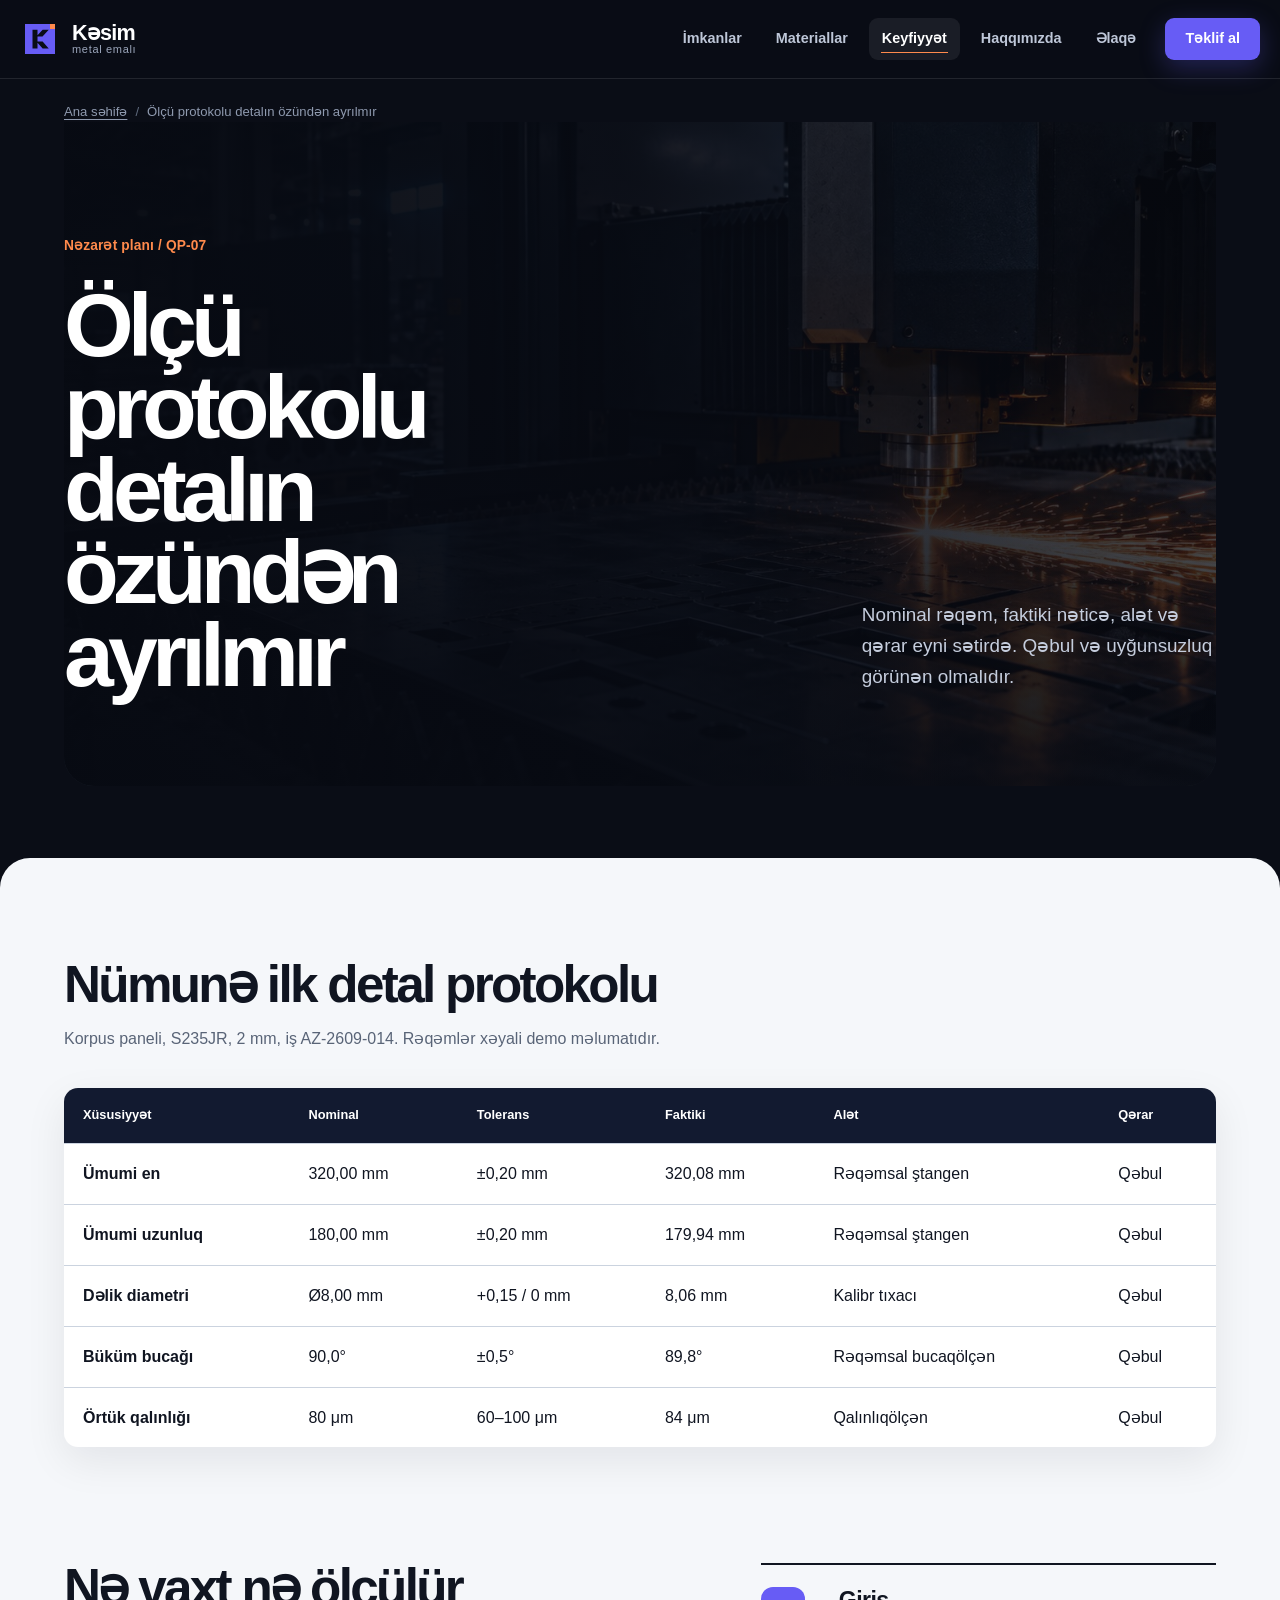
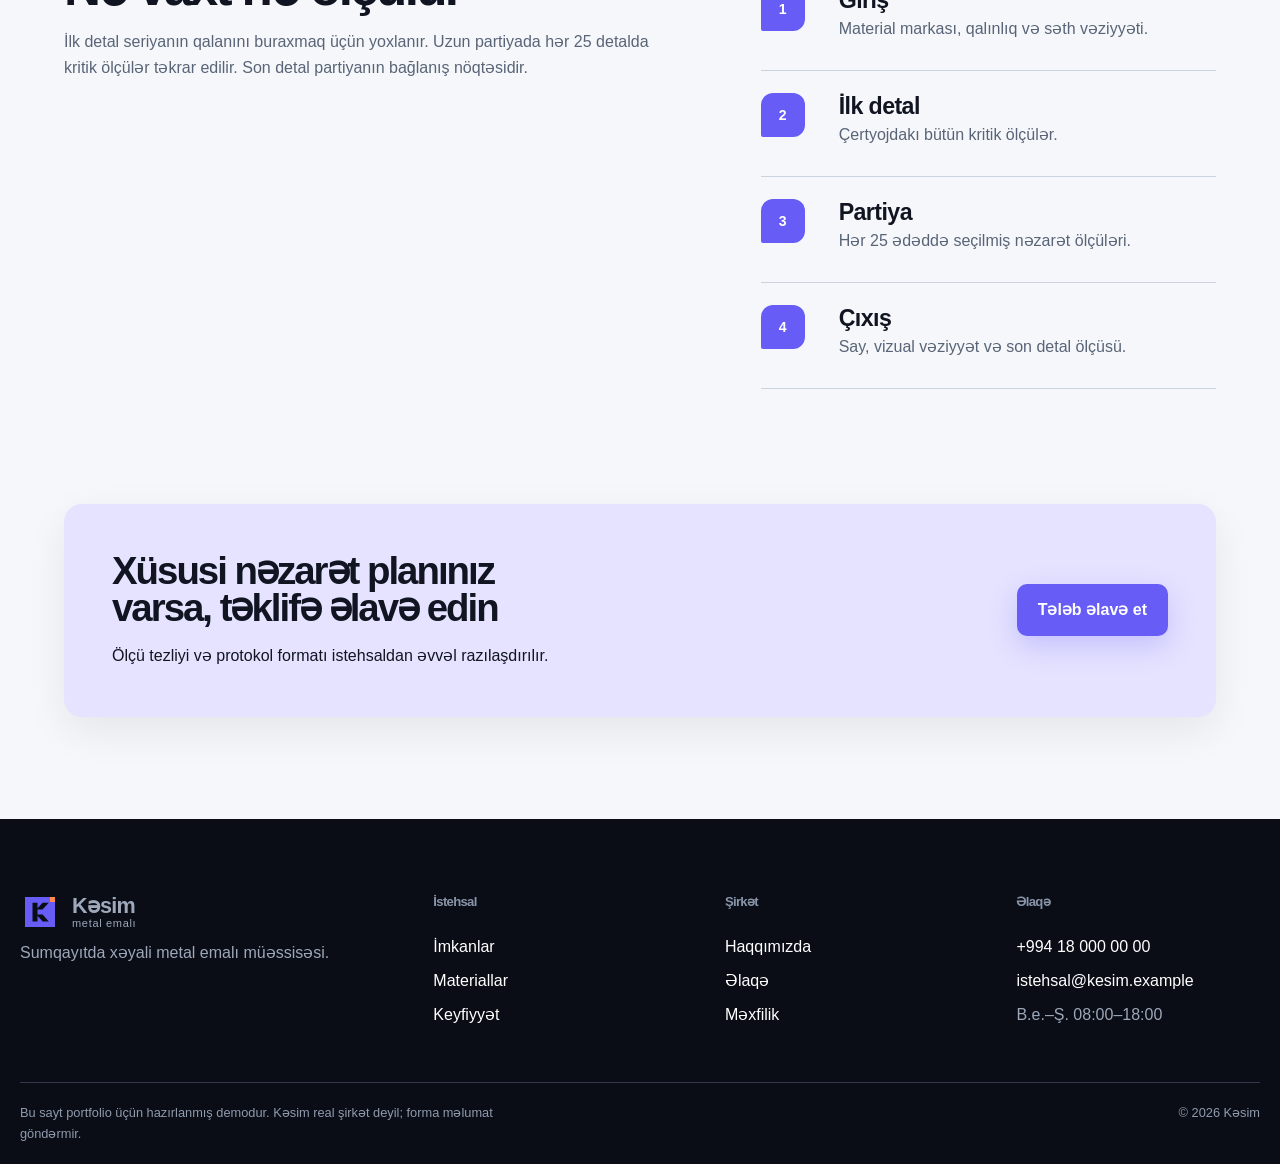
<file: keyfiyyet.html>
<!doctype html>
<html lang="az" class="no-js"><head><meta charset="utf-8"><meta name="viewport" content="width=device-width, initial-scale=1"><script>document.documentElement.classList.remove('no-js');</script><title>Metal detal üçün ölçü nəzarəti və qəbul protokolu | Kəsim</title><meta name="description" content="İlk detal yoxlanışı, partiya nəzarəti, istifadə edilən ölçü alətləri və nümunə qəbul protokolu ilə tanış olun."><link rel="canonical" href="https://twenion.github.io/manufacturing-site-demo/keyfiyyet.html"><meta property="og:type" content="website"><meta property="og:locale" content="az_AZ"><meta property="og:title" content="Metal detal üçün ölçü nəzarəti və qəbul protokolu | Kəsim"><meta property="og:description" content="İlk detal yoxlanışı, partiya nəzarəti, istifadə edilən ölçü alətləri və nümunə qəbul protokolu ilə tanış olun."><meta property="og:url" content="https://twenion.github.io/manufacturing-site-demo/keyfiyyet.html"><meta property="og:site_name" content="Kəsim"><meta name="theme-color" content="#0a0d16"><link rel="icon" type="image/svg+xml" href="assets/img/favicon.svg"><link rel="stylesheet" href="assets/css/style.css"><script type="application/ld+json">{"@context": "https://schema.org", "@type": "BreadcrumbList", "itemListElement": [{"@type": "ListItem", "position": 1, "name": "Ana səhifə", "item": "https://twenion.github.io/manufacturing-site-demo/"}, {"@type": "ListItem", "position": 2, "name": "Ölçü protokolu detalın özündən ayrılmır", "item": "https://twenion.github.io/manufacturing-site-demo/keyfiyyet.html"}]}</script><script type="application/ld+json">{"@context": "https://schema.org", "@type": "WebPage", "@id": "https://twenion.github.io/manufacturing-site-demo/keyfiyyet.html#page", "url": "https://twenion.github.io/manufacturing-site-demo/keyfiyyet.html", "name": "Ölçü protokolu detalın özündən ayrılmır", "description": "İlk detal yoxlanışı, partiya nəzarəti, istifadə edilən ölçü alətləri və nümunə qəbul protokolu ilə tanış olun.", "inLanguage": "az", "isPartOf": {"@type": "WebSite", "name": "Kəsim", "url": "https://twenion.github.io/manufacturing-site-demo/"}}</script></head><body><a class="skip-link" href="#main">Əsas məzmuna keç</a>
<header class="site-header"><div class="header-inner"><a class="brand" href="index.html" aria-label="Kəsim ana səhifə"><img class="brand-mark" src="assets/img/brand-mark.svg" alt="" aria-hidden="true" width="40" height="40"><span class="brand-copy"><strong>Kəsim</strong><small>metal emalı</small></span></a><button class="menu-toggle" type="button" aria-expanded="false" aria-controls="main-nav"><span class="sr-only">Menyunu aç</span><span></span><span></span></button><nav class="main-nav" id="main-nav" aria-label="Əsas menyu"><a href="imkanlar.html">İmkanlar</a><a href="materiallar.html">Materiallar</a><a href="keyfiyyet.html" aria-current="page">Keyfiyyət</a><a href="haqqimizda.html">Haqqımızda</a><a href="elaqe.html">Əlaqə</a><a class="nav-cta" href="teklif.html">Təklif al</a></nav></div></header><nav class="breadcrumb" aria-label="Naviqasiya yolu"><ol><li><a href="index.html">Ana səhifə</a></li><li aria-current="page">Ölçü protokolu detalın özündən ayrılmır</li></ol></nav><main id="main"><header class="page-hero"><div><p class="job-code">Nəzarət planı / QP-07</p><h1>Ölçü protokolu detalın özündən ayrılmır</h1></div><p>Nominal rəqəm, faktiki nəticə, alət və qərar eyni sətirdə. Qəbul və uyğunsuzluq görünən olmalıdır.</p></header><div class="inner-main">
<section class="inner-section"><header><h2>Nümunə ilk detal protokolu</h2><p>Korpus paneli, S235JR, 2 mm, iş AZ-2609-014. Rəqəmlər xəyali demo məlumatıdır.</p></header>
<div class="table-shell" tabindex="0" role="region" aria-label="Nümunə ölçü protokolu"><table class="data-table"><thead><tr><th>Xüsusiyyət</th><th>Nominal</th><th>Tolerans</th><th>Faktiki</th><th>Alət</th><th>Qərar</th></tr></thead><tbody>
<tr><td>Ümumi en</td><td>320,00 mm</td><td>±0,20 mm</td><td>320,08 mm</td><td>Rəqəmsal ştangen</td><td>Qəbul</td></tr>
<tr><td>Ümumi uzunluq</td><td>180,00 mm</td><td>±0,20 mm</td><td>179,94 mm</td><td>Rəqəmsal ştangen</td><td>Qəbul</td></tr>
<tr><td>Dəlik diametri</td><td>Ø8,00 mm</td><td>+0,15 / 0 mm</td><td>8,06 mm</td><td>Kalibr tıxacı</td><td>Qəbul</td></tr>
<tr><td>Büküm bucağı</td><td>90,0°</td><td>±0,5°</td><td>89,8°</td><td>Rəqəmsal bucaqölçən</td><td>Qəbul</td></tr>
<tr><td>Örtük qalınlığı</td><td>80 μm</td><td>60–100 μm</td><td>84 μm</td><td>Qalınlıqölçən</td><td>Qəbul</td></tr>
</tbody></table></div></section>
<section class="inner-section split"><div><h2>Nə vaxt nə ölçülür</h2><p>İlk detal seriyanın qalanını buraxmaq üçün yoxlanır. Uzun partiyada hər 25 detalda kritik ölçülər təkrar edilir. Son detal partiyanın bağlanış nöqtəsidir.</p></div><ol class="step-list"><li><div><h3>Giriş</h3><p>Material markası, qalınlıq və səth vəziyyəti.</p></div></li><li><div><h3>İlk detal</h3><p>Çertyojdakı bütün kritik ölçülər.</p></div></li><li><div><h3>Partiya</h3><p>Hər 25 ədəddə seçilmiş nəzarət ölçüləri.</p></div></li><li><div><h3>Çıxış</h3><p>Say, vizual vəziyyət və son detal ölçüsü.</p></div></li></ol></section>
<section class="callout"><div><h2>Xüsusi nəzarət planınız varsa, təklifə əlavə edin</h2><p>Ölçü tezliyi və protokol formatı istehsaldan əvvəl razılaşdırılır.</p></div><a class="primary-button" href="teklif.html">Tələb əlavə et</a></section></div></main><footer class="site-footer"><div class="footer-main"><div><a class="brand brand-footer" href="index.html"><img class="brand-mark" src="assets/img/brand-mark.svg" alt="" aria-hidden="true" width="40" height="40"><span class="brand-copy"><strong>Kəsim</strong><small>metal emalı</small></span></a><p>Sumqayıtda xəyali metal emalı müəssisəsi.</p></div><div><h2>İstehsal</h2><a href="imkanlar.html">İmkanlar</a><a href="materiallar.html">Materiallar</a><a href="keyfiyyet.html">Keyfiyyət</a></div><div><h2>Şirkət</h2><a href="haqqimizda.html">Haqqımızda</a><a href="elaqe.html">Əlaqə</a><a href="mexfilik.html">Məxfilik</a></div><div><h2>Əlaqə</h2><a href="tel:+994180000000">+994 18 000 00 00</a><a href="mailto:istehsal@kesim.example">istehsal@kesim.example</a><span>B.e.–Ş. 08:00–18:00</span></div></div><div class="footer-note"><p>Bu sayt portfolio üçün hazırlanmış demodur. Kəsim real şirkət deyil; forma məlumat göndərmir.</p><p>© 2026 Kəsim</p></div></footer><script src="assets/js/site.js" defer></script></body></html>
</file>
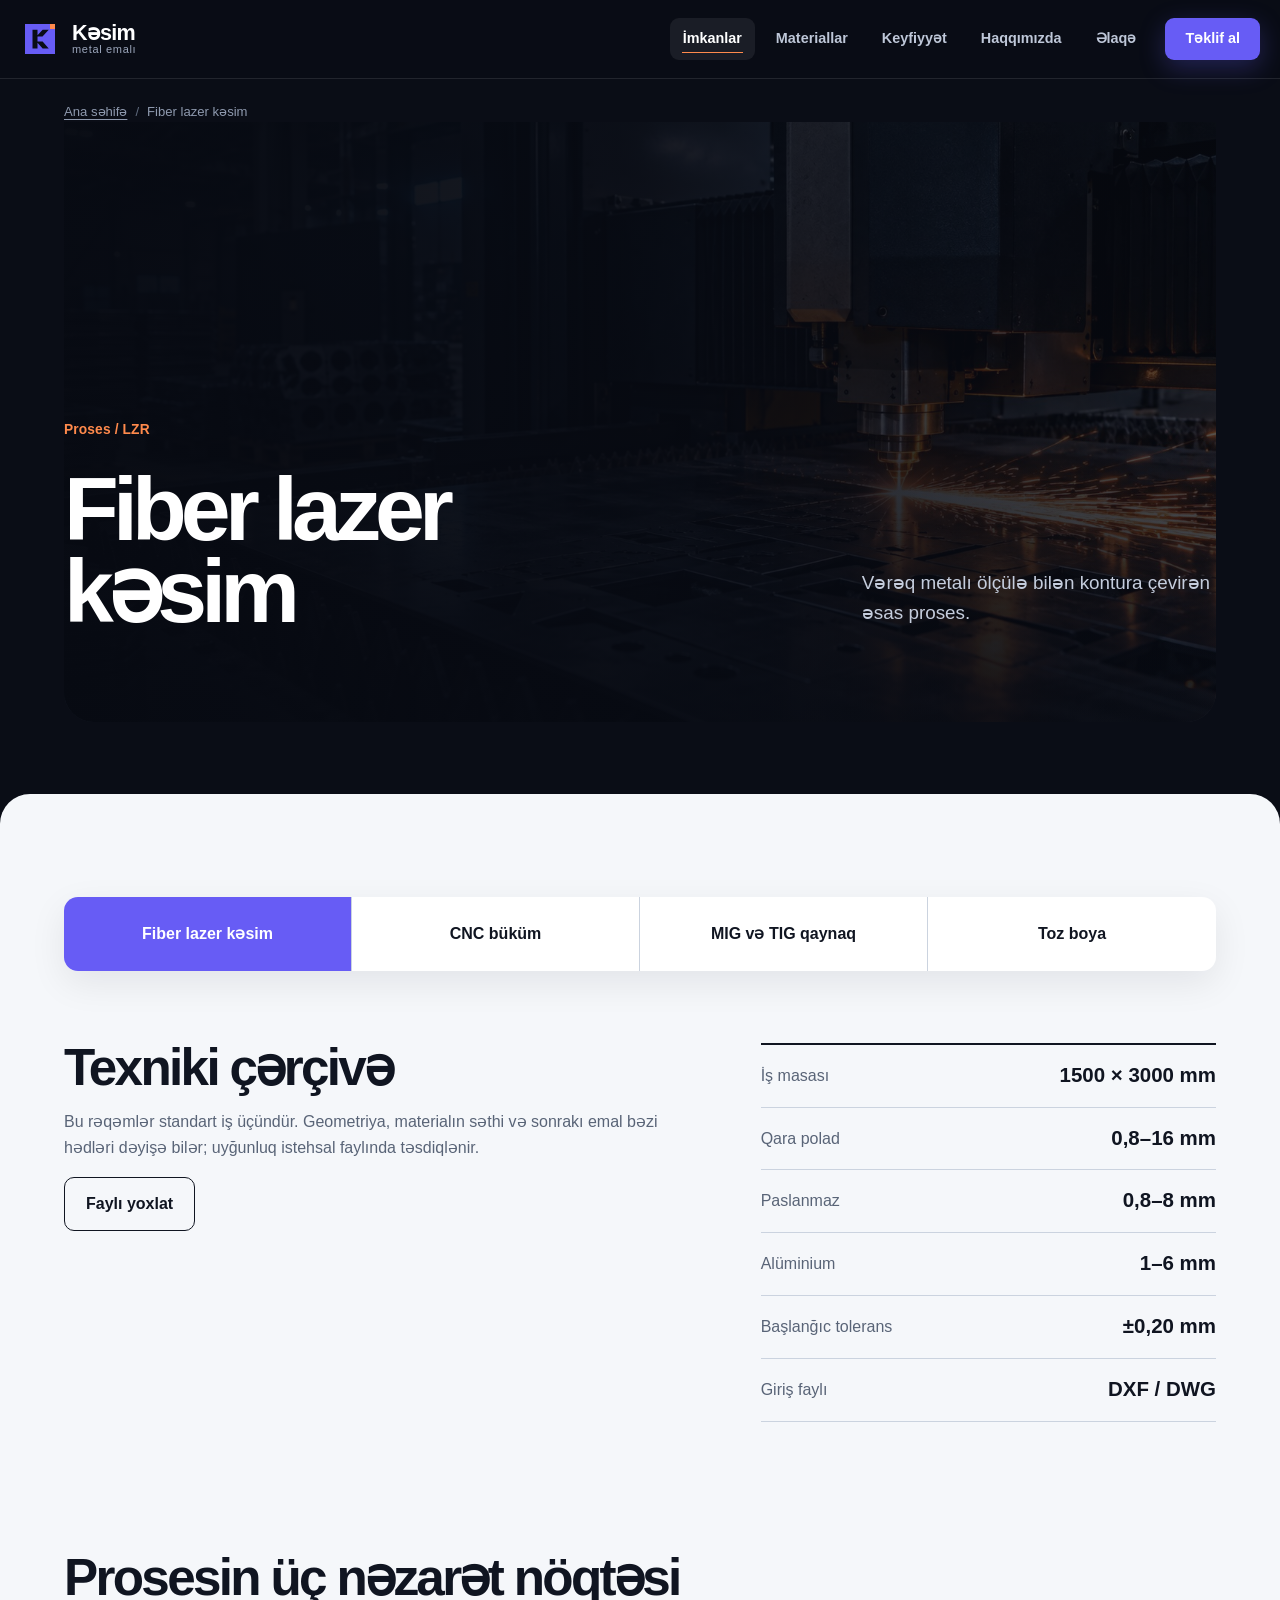
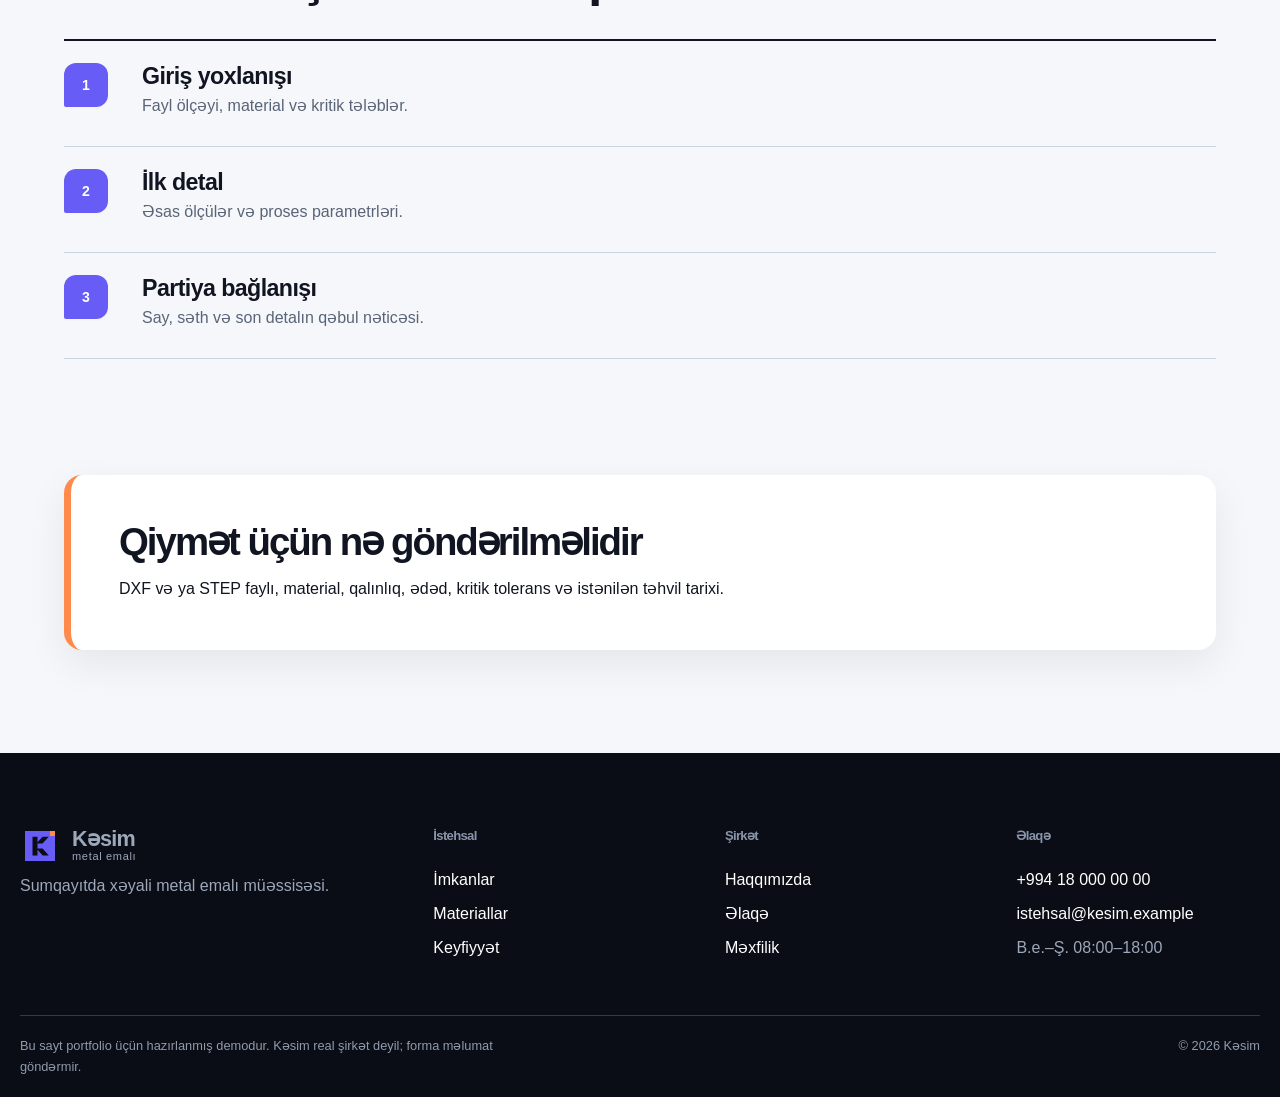
<file: lazer-kesim.html>
<!doctype html>
<html lang="az" class="no-js"><head><meta charset="utf-8"><meta name="viewport" content="width=device-width, initial-scale=1"><script>document.documentElement.classList.remove('no-js');</script><title>Fiber lazer kəsim — ölçü, material və qəbul hədləri | Kəsim</title><meta name="description" content="Fiber lazer kəsim üçün texniki imkanlar, material qalınlığı, ölçü həddi, tolerans və istehsal faylı tələbləri."><link rel="canonical" href="https://twenion.github.io/manufacturing-site-demo/lazer-kesim.html"><meta property="og:type" content="website"><meta property="og:locale" content="az_AZ"><meta property="og:title" content="Fiber lazer kəsim — ölçü, material və qəbul hədləri | Kəsim"><meta property="og:description" content="Fiber lazer kəsim üçün texniki imkanlar, material qalınlığı, ölçü həddi, tolerans və istehsal faylı tələbləri."><meta property="og:url" content="https://twenion.github.io/manufacturing-site-demo/lazer-kesim.html"><meta property="og:site_name" content="Kəsim"><meta name="theme-color" content="#0a0d16"><link rel="icon" type="image/svg+xml" href="assets/img/favicon.svg"><link rel="stylesheet" href="assets/css/style.css"><script type="application/ld+json">{"@context": "https://schema.org", "@type": "BreadcrumbList", "itemListElement": [{"@type": "ListItem", "position": 1, "name": "Ana səhifə", "item": "https://twenion.github.io/manufacturing-site-demo/"}, {"@type": "ListItem", "position": 2, "name": "Fiber lazer kəsim", "item": "https://twenion.github.io/manufacturing-site-demo/lazer-kesim.html"}]}</script><script type="application/ld+json">{"@context": "https://schema.org", "@type": "WebPage", "@id": "https://twenion.github.io/manufacturing-site-demo/lazer-kesim.html#page", "url": "https://twenion.github.io/manufacturing-site-demo/lazer-kesim.html", "name": "Fiber lazer kəsim", "description": "Fiber lazer kəsim üçün texniki imkanlar, material qalınlığı, ölçü həddi, tolerans və istehsal faylı tələbləri.", "inLanguage": "az", "isPartOf": {"@type": "WebSite", "name": "Kəsim", "url": "https://twenion.github.io/manufacturing-site-demo/"}}</script><script type="application/ld+json">{"@context": "https://schema.org", "@type": "Service", "@id": "https://twenion.github.io/manufacturing-site-demo/lazer-kesim.html#service", "name": "Fiber lazer kəsim", "description": "Fiber lazer kəsim üçün texniki imkanlar, material qalınlığı, ölçü həddi, tolerans və istehsal faylı tələbləri.", "areaServed": {"@type": "Country", "name": "Azərbaycan"}, "provider": {"@type": "Organization", "name": "Kəsim Metal Emalı", "url": "https://twenion.github.io/manufacturing-site-demo/"}}</script></head><body><a class="skip-link" href="#main">Əsas məzmuna keç</a>
<header class="site-header"><div class="header-inner"><a class="brand" href="index.html" aria-label="Kəsim ana səhifə"><img class="brand-mark" src="assets/img/brand-mark.svg" alt="" aria-hidden="true" width="40" height="40"><span class="brand-copy"><strong>Kəsim</strong><small>metal emalı</small></span></a><button class="menu-toggle" type="button" aria-expanded="false" aria-controls="main-nav"><span class="sr-only">Menyunu aç</span><span></span><span></span></button><nav class="main-nav" id="main-nav" aria-label="Əsas menyu"><a href="imkanlar.html" aria-current="page">İmkanlar</a><a href="materiallar.html">Materiallar</a><a href="keyfiyyet.html">Keyfiyyət</a><a href="haqqimizda.html">Haqqımızda</a><a href="elaqe.html">Əlaqə</a><a class="nav-cta" href="teklif.html">Təklif al</a></nav></div></header><nav class="breadcrumb" aria-label="Naviqasiya yolu"><ol><li><a href="index.html">Ana səhifə</a></li><li aria-current="page">Fiber lazer kəsim</li></ol></nav><main id="main"><header class="page-hero"><div><p class="job-code">Proses / LZR</p><h1>Fiber lazer kəsim</h1></div><p>Vərəq metalı ölçülə bilən kontura çevirən əsas proses.</p></header><div class="inner-main"><nav class="detail-nav" aria-label="İstehsal prosesləri"><a href="lazer-kesim.html" aria-current="page">Fiber lazer kəsim</a><a href="cnc-bukum.html">CNC büküm</a><a href="qaynaq.html">MIG və TIG qaynaq</a><a href="toz-boya.html">Toz boya</a></nav><section class="inner-section split" style="margin-top:72px"><div><h2>Texniki çərçivə</h2><p>Bu rəqəmlər standart iş üçündür. Geometriya, materialın səthi və sonrakı emal bəzi hədləri dəyişə bilər; uyğunluq istehsal faylında təsdiqlənir.</p><a class="secondary-button" href="teklif.html">Faylı yoxlat</a></div><dl class="metric-stack"><div><dt>İş masası</dt><dd>1500 × 3000 mm</dd></div><div><dt>Qara polad</dt><dd>0,8–16 mm</dd></div><div><dt>Paslanmaz</dt><dd>0,8–8 mm</dd></div><div><dt>Alüminium</dt><dd>1–6 mm</dd></div><div><dt>Başlanğıc tolerans</dt><dd>±0,20 mm</dd></div><div><dt>Giriş faylı</dt><dd>DXF / DWG</dd></div></dl></section><section class="inner-section"><header><h2>Prosesin üç nəzarət nöqtəsi</h2></header><ol class="step-list"><li><div><h3>Giriş yoxlanışı</h3><p>Fayl ölçəyi, material və kritik tələblər.</p></div></li><li><div><h3>İlk detal</h3><p>Əsas ölçülər və proses parametrləri.</p></div></li><li><div><h3>Partiya bağlanışı</h3><p>Say, səth və son detalın qəbul nəticəsi.</p></div></li></ol></section><section class="notice"><h2>Qiymət üçün nə göndərilməlidir</h2><p>DXF və ya STEP faylı, material, qalınlıq, ədəd, kritik tolerans və istənilən təhvil tarixi.</p></section></div></main><footer class="site-footer"><div class="footer-main"><div><a class="brand brand-footer" href="index.html"><img class="brand-mark" src="assets/img/brand-mark.svg" alt="" aria-hidden="true" width="40" height="40"><span class="brand-copy"><strong>Kəsim</strong><small>metal emalı</small></span></a><p>Sumqayıtda xəyali metal emalı müəssisəsi.</p></div><div><h2>İstehsal</h2><a href="imkanlar.html">İmkanlar</a><a href="materiallar.html">Materiallar</a><a href="keyfiyyet.html">Keyfiyyət</a></div><div><h2>Şirkət</h2><a href="haqqimizda.html">Haqqımızda</a><a href="elaqe.html">Əlaqə</a><a href="mexfilik.html">Məxfilik</a></div><div><h2>Əlaqə</h2><a href="tel:+994180000000">+994 18 000 00 00</a><a href="mailto:istehsal@kesim.example">istehsal@kesim.example</a><span>B.e.–Ş. 08:00–18:00</span></div></div><div class="footer-note"><p>Bu sayt portfolio üçün hazırlanmış demodur. Kəsim real şirkət deyil; forma məlumat göndərmir.</p><p>© 2026 Kəsim</p></div></footer><script src="assets/js/site.js" defer></script></body></html>
</file>
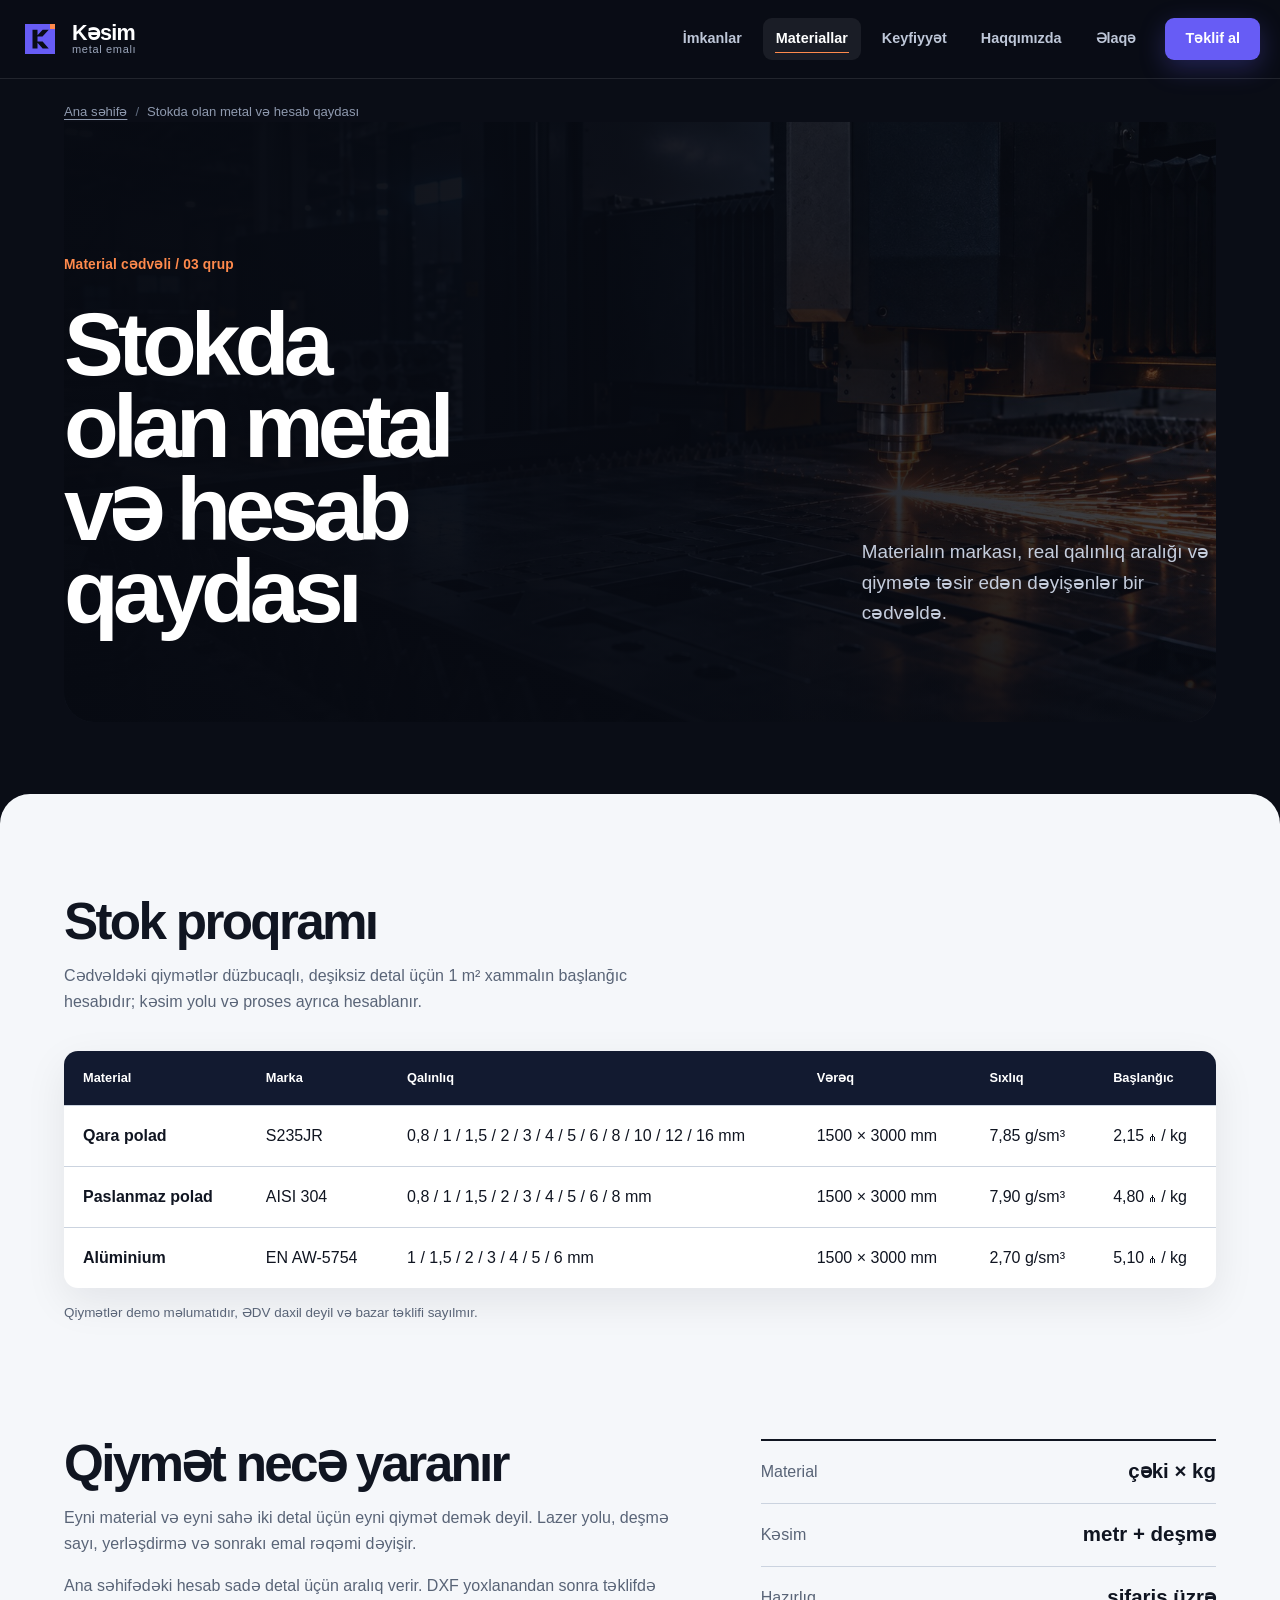
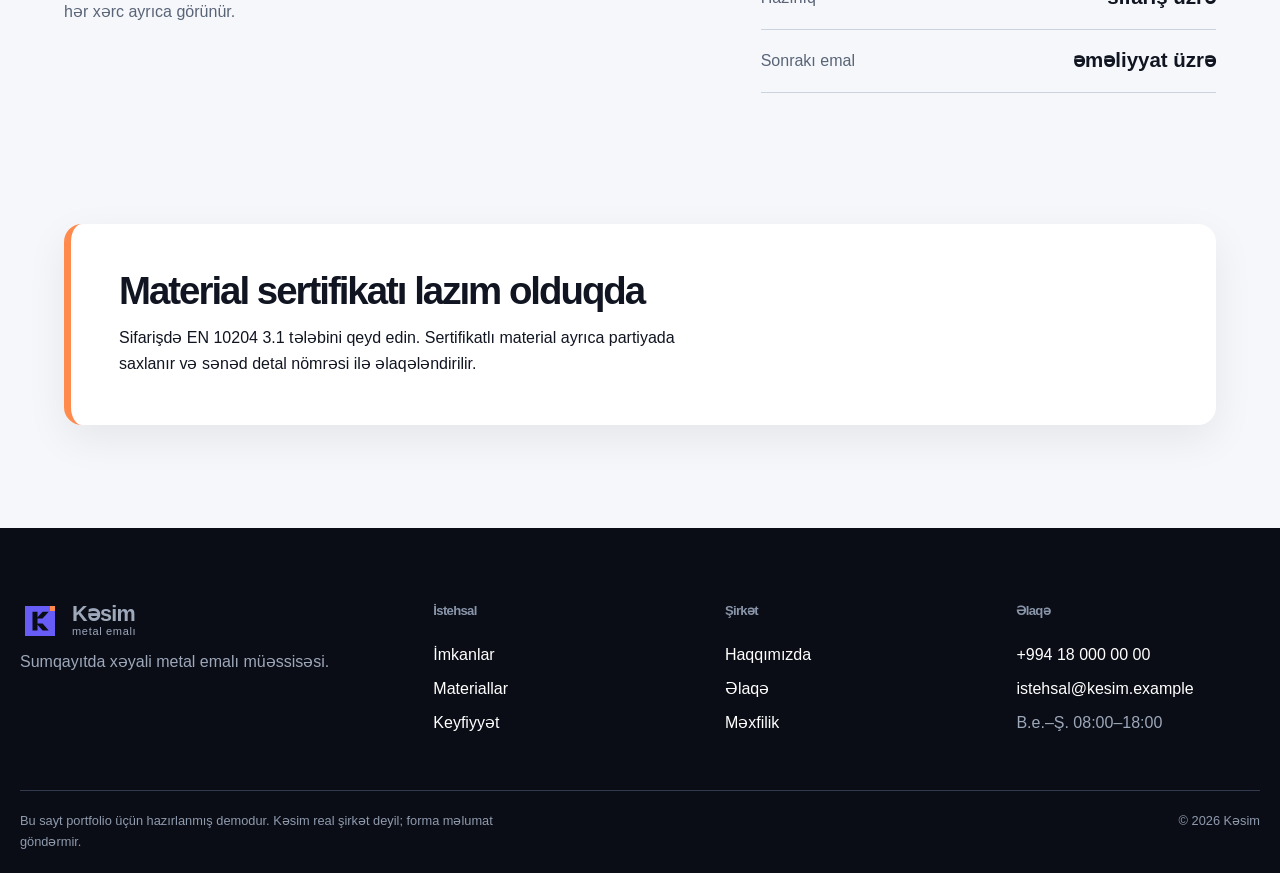
<file: materiallar.html>
<!doctype html>
<html lang="az" class="no-js"><head><meta charset="utf-8"><meta name="viewport" content="width=device-width, initial-scale=1"><script>document.documentElement.classList.remove('no-js');</script><title>Metal materialları, qalınlıq və başlanğıc qiymətlər | Kəsim</title><meta name="description" content="Qara polad, paslanmaz polad və alüminium üçün stok qalınlıqları, vərəq ölçüləri, minimum sifariş və hesab qaydasına baxın."><link rel="canonical" href="https://twenion.github.io/manufacturing-site-demo/materiallar.html"><meta property="og:type" content="website"><meta property="og:locale" content="az_AZ"><meta property="og:title" content="Metal materialları, qalınlıq və başlanğıc qiymətlər | Kəsim"><meta property="og:description" content="Qara polad, paslanmaz polad və alüminium üçün stok qalınlıqları, vərəq ölçüləri, minimum sifariş və hesab qaydasına baxın."><meta property="og:url" content="https://twenion.github.io/manufacturing-site-demo/materiallar.html"><meta property="og:site_name" content="Kəsim"><meta name="theme-color" content="#0a0d16"><link rel="icon" type="image/svg+xml" href="assets/img/favicon.svg"><link rel="stylesheet" href="assets/css/style.css"><script type="application/ld+json">{"@context": "https://schema.org", "@type": "BreadcrumbList", "itemListElement": [{"@type": "ListItem", "position": 1, "name": "Ana səhifə", "item": "https://twenion.github.io/manufacturing-site-demo/"}, {"@type": "ListItem", "position": 2, "name": "Stokda olan metal və hesab qaydası", "item": "https://twenion.github.io/manufacturing-site-demo/materiallar.html"}]}</script><script type="application/ld+json">{"@context": "https://schema.org", "@type": "CollectionPage", "@id": "https://twenion.github.io/manufacturing-site-demo/materiallar.html#page", "url": "https://twenion.github.io/manufacturing-site-demo/materiallar.html", "name": "Stokda olan metal və hesab qaydası", "description": "Qara polad, paslanmaz polad və alüminium üçün stok qalınlıqları, vərəq ölçüləri, minimum sifariş və hesab qaydasına baxın.", "inLanguage": "az", "isPartOf": {"@type": "WebSite", "name": "Kəsim", "url": "https://twenion.github.io/manufacturing-site-demo/"}}</script></head><body><a class="skip-link" href="#main">Əsas məzmuna keç</a>
<header class="site-header"><div class="header-inner"><a class="brand" href="index.html" aria-label="Kəsim ana səhifə"><img class="brand-mark" src="assets/img/brand-mark.svg" alt="" aria-hidden="true" width="40" height="40"><span class="brand-copy"><strong>Kəsim</strong><small>metal emalı</small></span></a><button class="menu-toggle" type="button" aria-expanded="false" aria-controls="main-nav"><span class="sr-only">Menyunu aç</span><span></span><span></span></button><nav class="main-nav" id="main-nav" aria-label="Əsas menyu"><a href="imkanlar.html">İmkanlar</a><a href="materiallar.html" aria-current="page">Materiallar</a><a href="keyfiyyet.html">Keyfiyyət</a><a href="haqqimizda.html">Haqqımızda</a><a href="elaqe.html">Əlaqə</a><a class="nav-cta" href="teklif.html">Təklif al</a></nav></div></header><nav class="breadcrumb" aria-label="Naviqasiya yolu"><ol><li><a href="index.html">Ana səhifə</a></li><li aria-current="page">Stokda olan metal və hesab qaydası</li></ol></nav><main id="main"><header class="page-hero"><div><p class="job-code">Material cədvəli / 03 qrup</p><h1>Stokda olan metal və hesab qaydası</h1></div><p>Materialın markası, real qalınlıq aralığı və qiymətə təsir edən dəyişənlər bir cədvəldə.</p></header><div class="inner-main">
<section class="inner-section"><header><h2>Stok proqramı</h2><p>Cədvəldəki qiymətlər düzbucaqlı, deşiksiz detal üçün 1 m² xammalın başlanğıc hesabıdır; kəsim yolu və proses ayrıca hesablanır.</p></header>
<div class="table-shell" tabindex="0" role="region" aria-label="Material və qalınlıq cədvəli"><table class="data-table"><thead><tr><th>Material</th><th>Marka</th><th>Qalınlıq</th><th>Vərəq</th><th>Sıxlıq</th><th>Başlanğıc</th></tr></thead><tbody>
<tr><td>Qara polad</td><td>S235JR</td><td>0,8 / 1 / 1,5 / 2 / 3 / 4 / 5 / 6 / 8 / 10 / 12 / 16 mm</td><td>1500 × 3000 mm</td><td>7,85 g/sm³</td><td>2,15 ₼ / kg</td></tr>
<tr><td>Paslanmaz polad</td><td>AISI 304</td><td>0,8 / 1 / 1,5 / 2 / 3 / 4 / 5 / 6 / 8 mm</td><td>1500 × 3000 mm</td><td>7,90 g/sm³</td><td>4,80 ₼ / kg</td></tr>
<tr><td>Alüminium</td><td>EN AW-5754</td><td>1 / 1,5 / 2 / 3 / 4 / 5 / 6 mm</td><td>1500 × 3000 mm</td><td>2,70 g/sm³</td><td>5,10 ₼ / kg</td></tr>
</tbody></table></div><p class="table-note">Qiymətlər demo məlumatıdır, ƏDV daxil deyil və bazar təklifi sayılmır.</p></section>
<section class="inner-section split"><div><h2>Qiymət necə yaranır</h2><p>Eyni material və eyni sahə iki detal üçün eyni qiymət demək deyil. Lazer yolu, deşmə sayı, yerləşdirmə və sonrakı emal rəqəmi dəyişir.</p><p>Ana səhifədəki hesab sadə detal üçün aralıq verir. DXF yoxlanandan sonra təklifdə hər xərc ayrıca görünür.</p></div><dl class="metric-stack"><div><dt>Material</dt><dd>çəki × kg</dd></div><div><dt>Kəsim</dt><dd>metr + deşmə</dd></div><div><dt>Hazırlıq</dt><dd>sifariş üzrə</dd></div><div><dt>Sonrakı emal</dt><dd>əməliyyat üzrə</dd></div></dl></section>
<section class="notice"><h2>Material sertifikatı lazım olduqda</h2><p>Sifarişdə EN 10204 3.1 tələbini qeyd edin. Sertifikatlı material ayrıca partiyada saxlanır və sənəd detal nömrəsi ilə əlaqələndirilir.</p></section></div></main><footer class="site-footer"><div class="footer-main"><div><a class="brand brand-footer" href="index.html"><img class="brand-mark" src="assets/img/brand-mark.svg" alt="" aria-hidden="true" width="40" height="40"><span class="brand-copy"><strong>Kəsim</strong><small>metal emalı</small></span></a><p>Sumqayıtda xəyali metal emalı müəssisəsi.</p></div><div><h2>İstehsal</h2><a href="imkanlar.html">İmkanlar</a><a href="materiallar.html">Materiallar</a><a href="keyfiyyet.html">Keyfiyyət</a></div><div><h2>Şirkət</h2><a href="haqqimizda.html">Haqqımızda</a><a href="elaqe.html">Əlaqə</a><a href="mexfilik.html">Məxfilik</a></div><div><h2>Əlaqə</h2><a href="tel:+994180000000">+994 18 000 00 00</a><a href="mailto:istehsal@kesim.example">istehsal@kesim.example</a><span>B.e.–Ş. 08:00–18:00</span></div></div><div class="footer-note"><p>Bu sayt portfolio üçün hazırlanmış demodur. Kəsim real şirkət deyil; forma məlumat göndərmir.</p><p>© 2026 Kəsim</p></div></footer><script src="assets/js/site.js" defer></script></body></html>
</file>
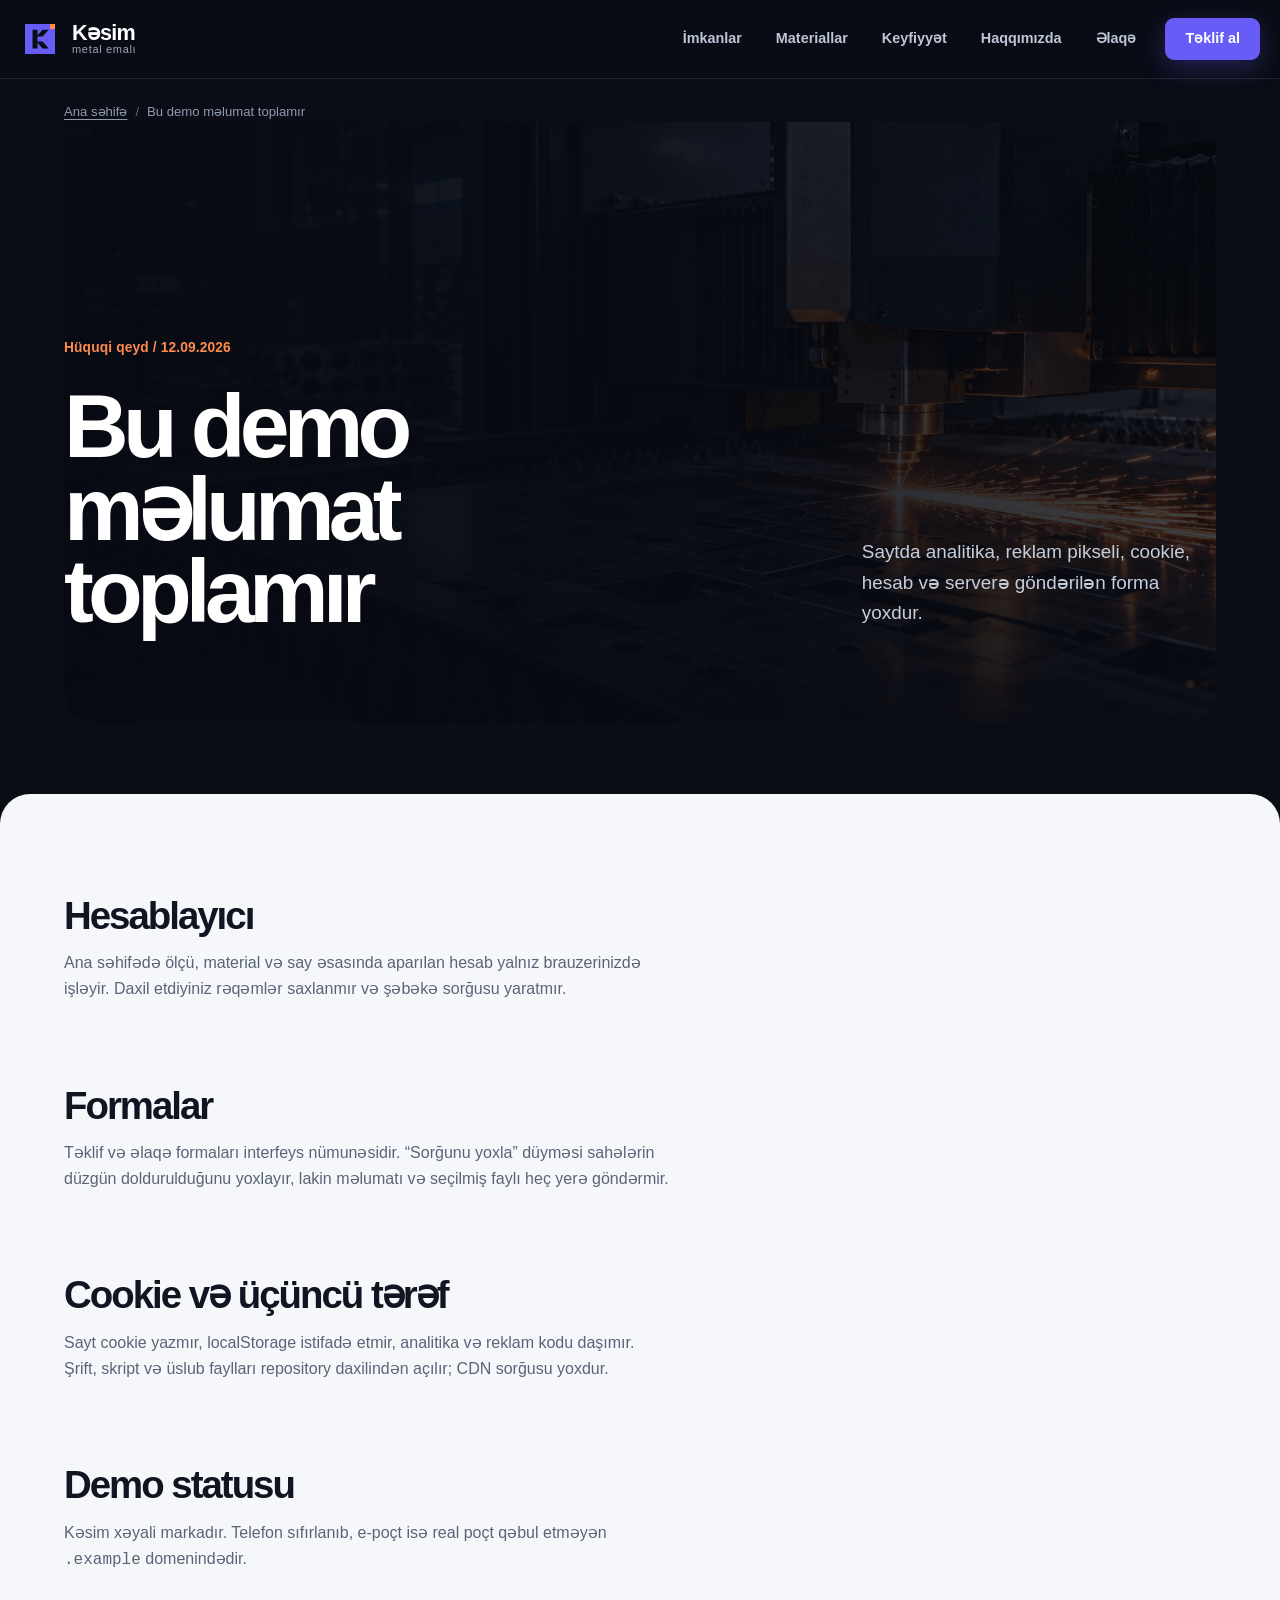
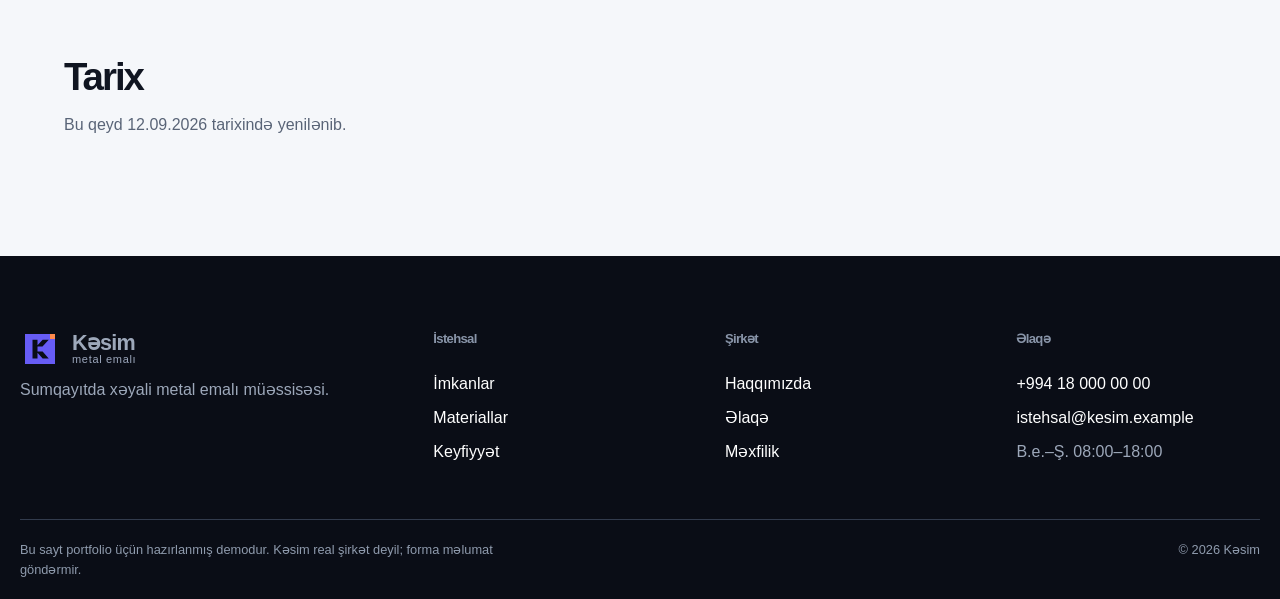
<file: mexfilik.html>
<!doctype html>
<html lang="az" class="no-js"><head><meta charset="utf-8"><meta name="viewport" content="width=device-width, initial-scale=1"><script>document.documentElement.classList.remove('no-js');</script><title>Məxfilik qeydi | Kəsim demo saytı</title><meta name="description" content="Kəsim demo saytında məlumatların emalı, local işləyən hesablayıcı və göndərilməyən formalar haqqında qısa məxfilik qeydi."><link rel="canonical" href="https://twenion.github.io/manufacturing-site-demo/mexfilik.html"><meta property="og:type" content="website"><meta property="og:locale" content="az_AZ"><meta property="og:title" content="Məxfilik qeydi | Kəsim demo saytı"><meta property="og:description" content="Kəsim demo saytında məlumatların emalı, local işləyən hesablayıcı və göndərilməyən formalar haqqında qısa məxfilik qeydi."><meta property="og:url" content="https://twenion.github.io/manufacturing-site-demo/mexfilik.html"><meta property="og:site_name" content="Kəsim"><meta name="theme-color" content="#0a0d16"><link rel="icon" type="image/svg+xml" href="assets/img/favicon.svg"><link rel="stylesheet" href="assets/css/style.css"><script type="application/ld+json">{"@context": "https://schema.org", "@type": "BreadcrumbList", "itemListElement": [{"@type": "ListItem", "position": 1, "name": "Ana səhifə", "item": "https://twenion.github.io/manufacturing-site-demo/"}, {"@type": "ListItem", "position": 2, "name": "Bu demo məlumat toplamır", "item": "https://twenion.github.io/manufacturing-site-demo/mexfilik.html"}]}</script><script type="application/ld+json">{"@context": "https://schema.org", "@type": "WebPage", "@id": "https://twenion.github.io/manufacturing-site-demo/mexfilik.html#page", "url": "https://twenion.github.io/manufacturing-site-demo/mexfilik.html", "name": "Bu demo məlumat toplamır", "description": "Kəsim demo saytında məlumatların emalı, local işləyən hesablayıcı və göndərilməyən formalar haqqında qısa məxfilik qeydi.", "inLanguage": "az", "isPartOf": {"@type": "WebSite", "name": "Kəsim", "url": "https://twenion.github.io/manufacturing-site-demo/"}}</script></head><body><a class="skip-link" href="#main">Əsas məzmuna keç</a>
<header class="site-header"><div class="header-inner"><a class="brand" href="index.html" aria-label="Kəsim ana səhifə"><img class="brand-mark" src="assets/img/brand-mark.svg" alt="" aria-hidden="true" width="40" height="40"><span class="brand-copy"><strong>Kəsim</strong><small>metal emalı</small></span></a><button class="menu-toggle" type="button" aria-expanded="false" aria-controls="main-nav"><span class="sr-only">Menyunu aç</span><span></span><span></span></button><nav class="main-nav" id="main-nav" aria-label="Əsas menyu"><a href="imkanlar.html">İmkanlar</a><a href="materiallar.html">Materiallar</a><a href="keyfiyyet.html">Keyfiyyət</a><a href="haqqimizda.html">Haqqımızda</a><a href="elaqe.html">Əlaqə</a><a class="nav-cta" href="teklif.html">Təklif al</a></nav></div></header><nav class="breadcrumb" aria-label="Naviqasiya yolu"><ol><li><a href="index.html">Ana səhifə</a></li><li aria-current="page">Bu demo məlumat toplamır</li></ol></nav><main id="main"><header class="page-hero"><div><p class="job-code">Hüquqi qeyd / 12.09.2026</p><h1>Bu demo məlumat toplamır</h1></div><p>Saytda analitika, reklam pikseli, cookie, hesab və serverə göndərilən forma yoxdur.</p></header><div class="inner-main"><article class="prose"><h2>Hesablayıcı</h2><p>Ana səhifədə ölçü, material və say əsasında aparılan hesab yalnız brauzerinizdə işləyir. Daxil etdiyiniz rəqəmlər saxlanmır və şəbəkə sorğusu yaratmır.</p><h2>Formalar</h2><p>Təklif və əlaqə formaları interfeys nümunəsidir. “Sorğunu yoxla” düyməsi sahələrin düzgün doldurulduğunu yoxlayır, lakin məlumatı və seçilmiş faylı heç yerə göndərmir.</p><h2>Cookie və üçüncü tərəf</h2><p>Sayt cookie yazmır, localStorage istifadə etmir, analitika və reklam kodu daşımır. Şrift, skript və üslub faylları repository daxilindən açılır; CDN sorğusu yoxdur.</p><h2>Demo statusu</h2><p>Kəsim xəyali markadır. Telefon sıfırlanıb, e-poçt isə real poçt qəbul etməyən <code>.example</code> domenindədir.</p><h2>Tarix</h2><p>Bu qeyd 12.09.2026 tarixində yenilənib.</p></article></div></main><footer class="site-footer"><div class="footer-main"><div><a class="brand brand-footer" href="index.html"><img class="brand-mark" src="assets/img/brand-mark.svg" alt="" aria-hidden="true" width="40" height="40"><span class="brand-copy"><strong>Kəsim</strong><small>metal emalı</small></span></a><p>Sumqayıtda xəyali metal emalı müəssisəsi.</p></div><div><h2>İstehsal</h2><a href="imkanlar.html">İmkanlar</a><a href="materiallar.html">Materiallar</a><a href="keyfiyyet.html">Keyfiyyət</a></div><div><h2>Şirkət</h2><a href="haqqimizda.html">Haqqımızda</a><a href="elaqe.html">Əlaqə</a><a href="mexfilik.html">Məxfilik</a></div><div><h2>Əlaqə</h2><a href="tel:+994180000000">+994 18 000 00 00</a><a href="mailto:istehsal@kesim.example">istehsal@kesim.example</a><span>B.e.–Ş. 08:00–18:00</span></div></div><div class="footer-note"><p>Bu sayt portfolio üçün hazırlanmış demodur. Kəsim real şirkət deyil; forma məlumat göndərmir.</p><p>© 2026 Kəsim</p></div></footer><script src="assets/js/site.js" defer></script></body></html>
</file>
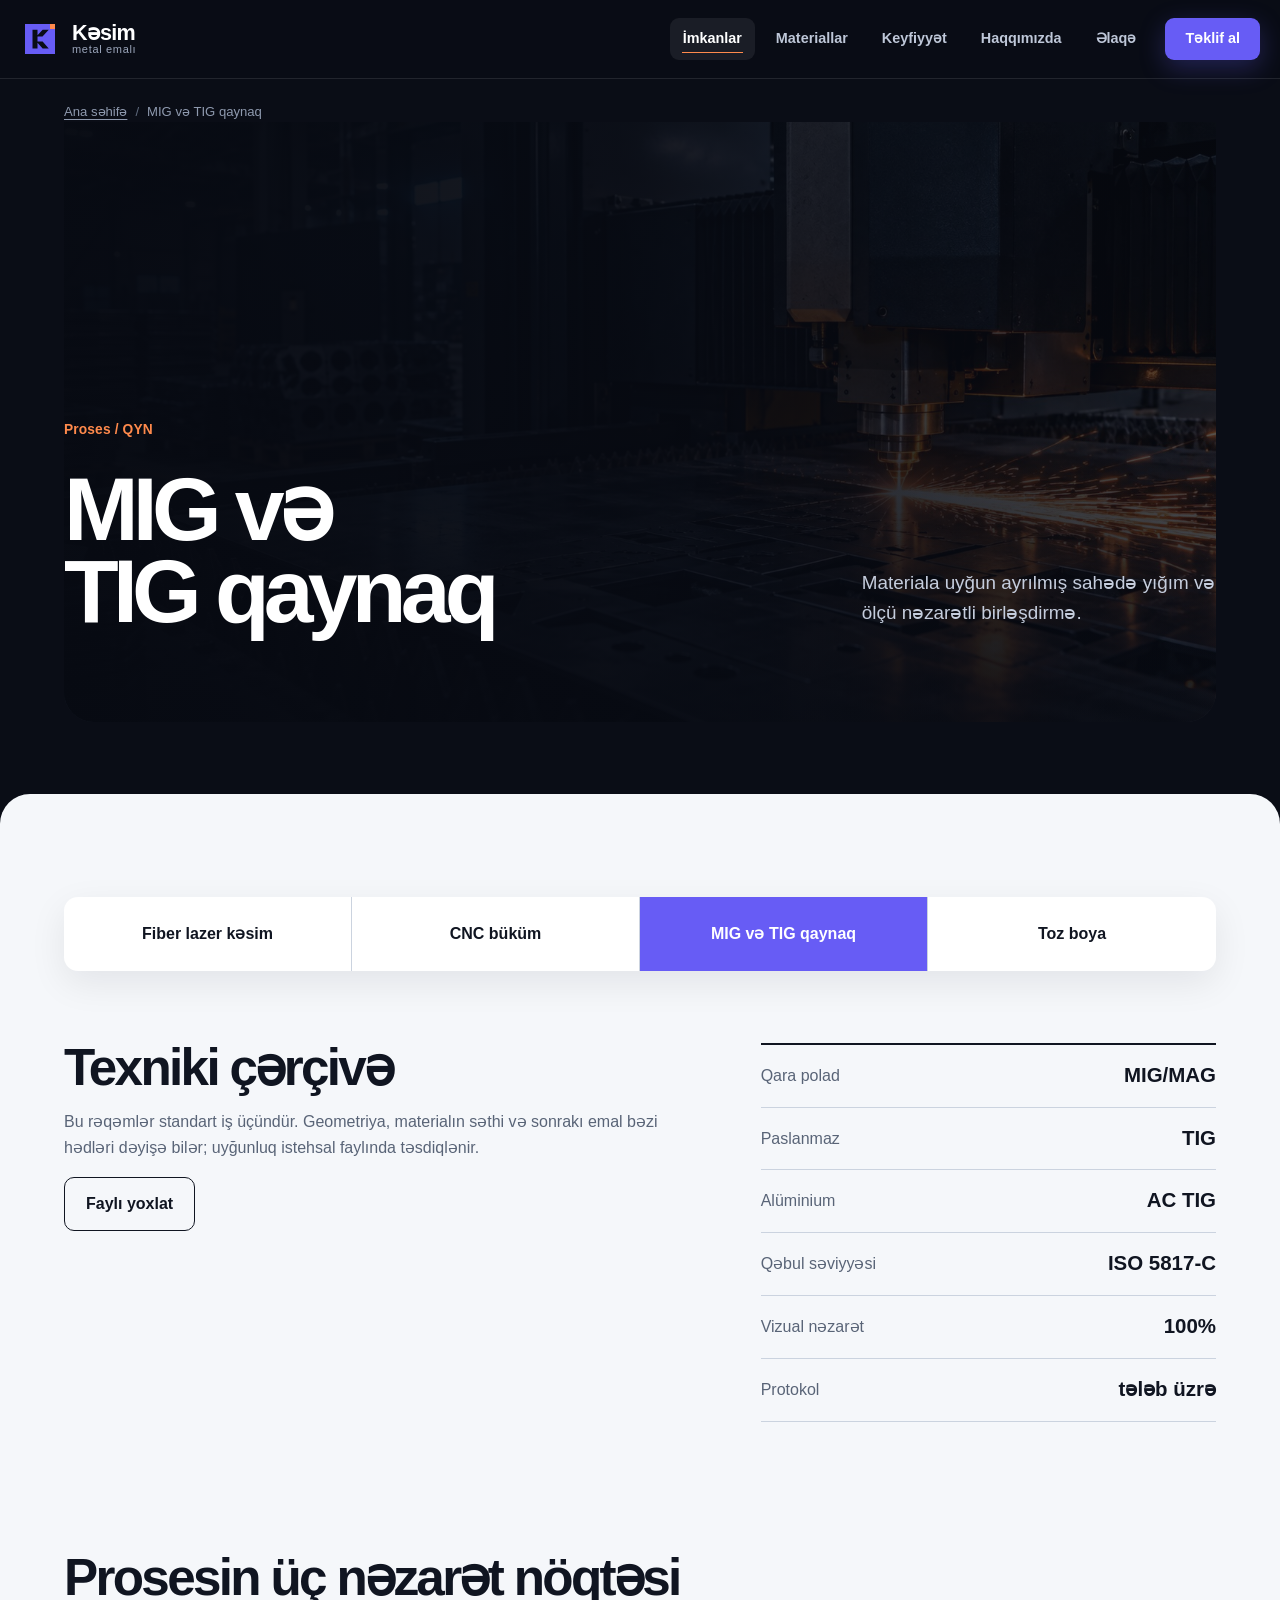
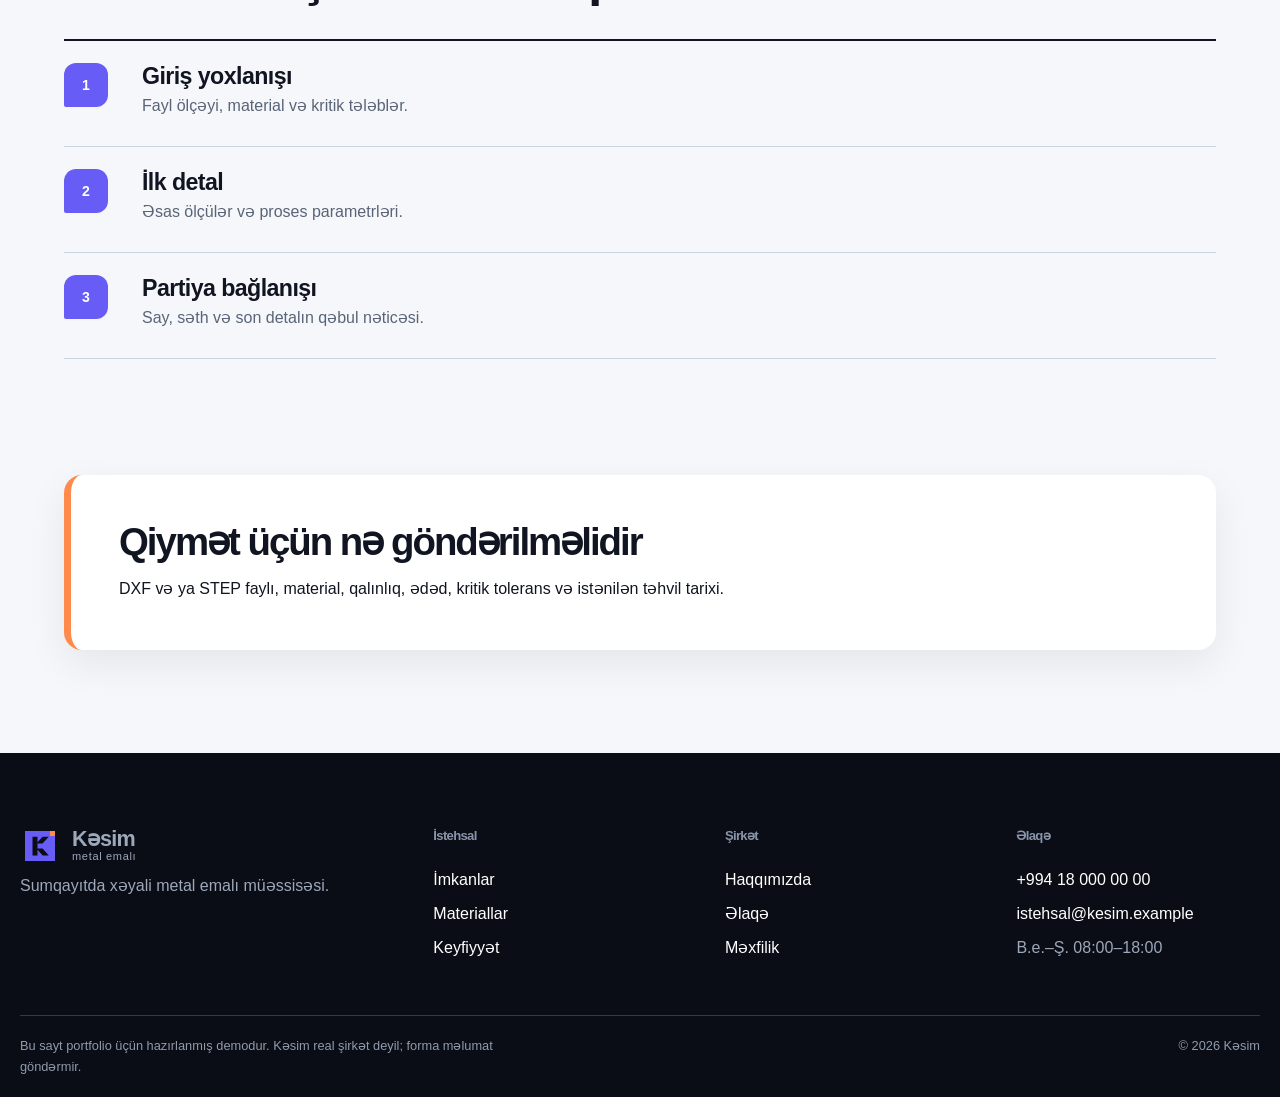
<file: qaynaq.html>
<!doctype html>
<html lang="az" class="no-js"><head><meta charset="utf-8"><meta name="viewport" content="width=device-width, initial-scale=1"><script>document.documentElement.classList.remove('no-js');</script><title>MIG və TIG qaynaq — ölçü, material və qəbul hədləri | Kəsim</title><meta name="description" content="MIG və TIG qaynaq üçün texniki imkanlar, material qalınlığı, ölçü həddi, tolerans və istehsal faylı tələbləri."><link rel="canonical" href="https://twenion.github.io/manufacturing-site-demo/qaynaq.html"><meta property="og:type" content="website"><meta property="og:locale" content="az_AZ"><meta property="og:title" content="MIG və TIG qaynaq — ölçü, material və qəbul hədləri | Kəsim"><meta property="og:description" content="MIG və TIG qaynaq üçün texniki imkanlar, material qalınlığı, ölçü həddi, tolerans və istehsal faylı tələbləri."><meta property="og:url" content="https://twenion.github.io/manufacturing-site-demo/qaynaq.html"><meta property="og:site_name" content="Kəsim"><meta name="theme-color" content="#0a0d16"><link rel="icon" type="image/svg+xml" href="assets/img/favicon.svg"><link rel="stylesheet" href="assets/css/style.css"><script type="application/ld+json">{"@context": "https://schema.org", "@type": "BreadcrumbList", "itemListElement": [{"@type": "ListItem", "position": 1, "name": "Ana səhifə", "item": "https://twenion.github.io/manufacturing-site-demo/"}, {"@type": "ListItem", "position": 2, "name": "MIG və TIG qaynaq", "item": "https://twenion.github.io/manufacturing-site-demo/qaynaq.html"}]}</script><script type="application/ld+json">{"@context": "https://schema.org", "@type": "WebPage", "@id": "https://twenion.github.io/manufacturing-site-demo/qaynaq.html#page", "url": "https://twenion.github.io/manufacturing-site-demo/qaynaq.html", "name": "MIG və TIG qaynaq", "description": "MIG və TIG qaynaq üçün texniki imkanlar, material qalınlığı, ölçü həddi, tolerans və istehsal faylı tələbləri.", "inLanguage": "az", "isPartOf": {"@type": "WebSite", "name": "Kəsim", "url": "https://twenion.github.io/manufacturing-site-demo/"}}</script><script type="application/ld+json">{"@context": "https://schema.org", "@type": "Service", "@id": "https://twenion.github.io/manufacturing-site-demo/qaynaq.html#service", "name": "MIG və TIG qaynaq", "description": "MIG və TIG qaynaq üçün texniki imkanlar, material qalınlığı, ölçü həddi, tolerans və istehsal faylı tələbləri.", "areaServed": {"@type": "Country", "name": "Azərbaycan"}, "provider": {"@type": "Organization", "name": "Kəsim Metal Emalı", "url": "https://twenion.github.io/manufacturing-site-demo/"}}</script></head><body><a class="skip-link" href="#main">Əsas məzmuna keç</a>
<header class="site-header"><div class="header-inner"><a class="brand" href="index.html" aria-label="Kəsim ana səhifə"><img class="brand-mark" src="assets/img/brand-mark.svg" alt="" aria-hidden="true" width="40" height="40"><span class="brand-copy"><strong>Kəsim</strong><small>metal emalı</small></span></a><button class="menu-toggle" type="button" aria-expanded="false" aria-controls="main-nav"><span class="sr-only">Menyunu aç</span><span></span><span></span></button><nav class="main-nav" id="main-nav" aria-label="Əsas menyu"><a href="imkanlar.html" aria-current="page">İmkanlar</a><a href="materiallar.html">Materiallar</a><a href="keyfiyyet.html">Keyfiyyət</a><a href="haqqimizda.html">Haqqımızda</a><a href="elaqe.html">Əlaqə</a><a class="nav-cta" href="teklif.html">Təklif al</a></nav></div></header><nav class="breadcrumb" aria-label="Naviqasiya yolu"><ol><li><a href="index.html">Ana səhifə</a></li><li aria-current="page">MIG və TIG qaynaq</li></ol></nav><main id="main"><header class="page-hero"><div><p class="job-code">Proses / QYN</p><h1>MIG və TIG qaynaq</h1></div><p>Materiala uyğun ayrılmış sahədə yığım və ölçü nəzarətli birləşdirmə.</p></header><div class="inner-main"><nav class="detail-nav" aria-label="İstehsal prosesləri"><a href="lazer-kesim.html">Fiber lazer kəsim</a><a href="cnc-bukum.html">CNC büküm</a><a href="qaynaq.html" aria-current="page">MIG və TIG qaynaq</a><a href="toz-boya.html">Toz boya</a></nav><section class="inner-section split" style="margin-top:72px"><div><h2>Texniki çərçivə</h2><p>Bu rəqəmlər standart iş üçündür. Geometriya, materialın səthi və sonrakı emal bəzi hədləri dəyişə bilər; uyğunluq istehsal faylında təsdiqlənir.</p><a class="secondary-button" href="teklif.html">Faylı yoxlat</a></div><dl class="metric-stack"><div><dt>Qara polad</dt><dd>MIG/MAG</dd></div><div><dt>Paslanmaz</dt><dd>TIG</dd></div><div><dt>Alüminium</dt><dd>AC TIG</dd></div><div><dt>Qəbul səviyyəsi</dt><dd>ISO 5817-C</dd></div><div><dt>Vizual nəzarət</dt><dd>100%</dd></div><div><dt>Protokol</dt><dd>tələb üzrə</dd></div></dl></section><section class="inner-section"><header><h2>Prosesin üç nəzarət nöqtəsi</h2></header><ol class="step-list"><li><div><h3>Giriş yoxlanışı</h3><p>Fayl ölçəyi, material və kritik tələblər.</p></div></li><li><div><h3>İlk detal</h3><p>Əsas ölçülər və proses parametrləri.</p></div></li><li><div><h3>Partiya bağlanışı</h3><p>Say, səth və son detalın qəbul nəticəsi.</p></div></li></ol></section><section class="notice"><h2>Qiymət üçün nə göndərilməlidir</h2><p>DXF və ya STEP faylı, material, qalınlıq, ədəd, kritik tolerans və istənilən təhvil tarixi.</p></section></div></main><footer class="site-footer"><div class="footer-main"><div><a class="brand brand-footer" href="index.html"><img class="brand-mark" src="assets/img/brand-mark.svg" alt="" aria-hidden="true" width="40" height="40"><span class="brand-copy"><strong>Kəsim</strong><small>metal emalı</small></span></a><p>Sumqayıtda xəyali metal emalı müəssisəsi.</p></div><div><h2>İstehsal</h2><a href="imkanlar.html">İmkanlar</a><a href="materiallar.html">Materiallar</a><a href="keyfiyyet.html">Keyfiyyət</a></div><div><h2>Şirkət</h2><a href="haqqimizda.html">Haqqımızda</a><a href="elaqe.html">Əlaqə</a><a href="mexfilik.html">Məxfilik</a></div><div><h2>Əlaqə</h2><a href="tel:+994180000000">+994 18 000 00 00</a><a href="mailto:istehsal@kesim.example">istehsal@kesim.example</a><span>B.e.–Ş. 08:00–18:00</span></div></div><div class="footer-note"><p>Bu sayt portfolio üçün hazırlanmış demodur. Kəsim real şirkət deyil; forma məlumat göndərmir.</p><p>© 2026 Kəsim</p></div></footer><script src="assets/js/site.js" defer></script></body></html>
</file>
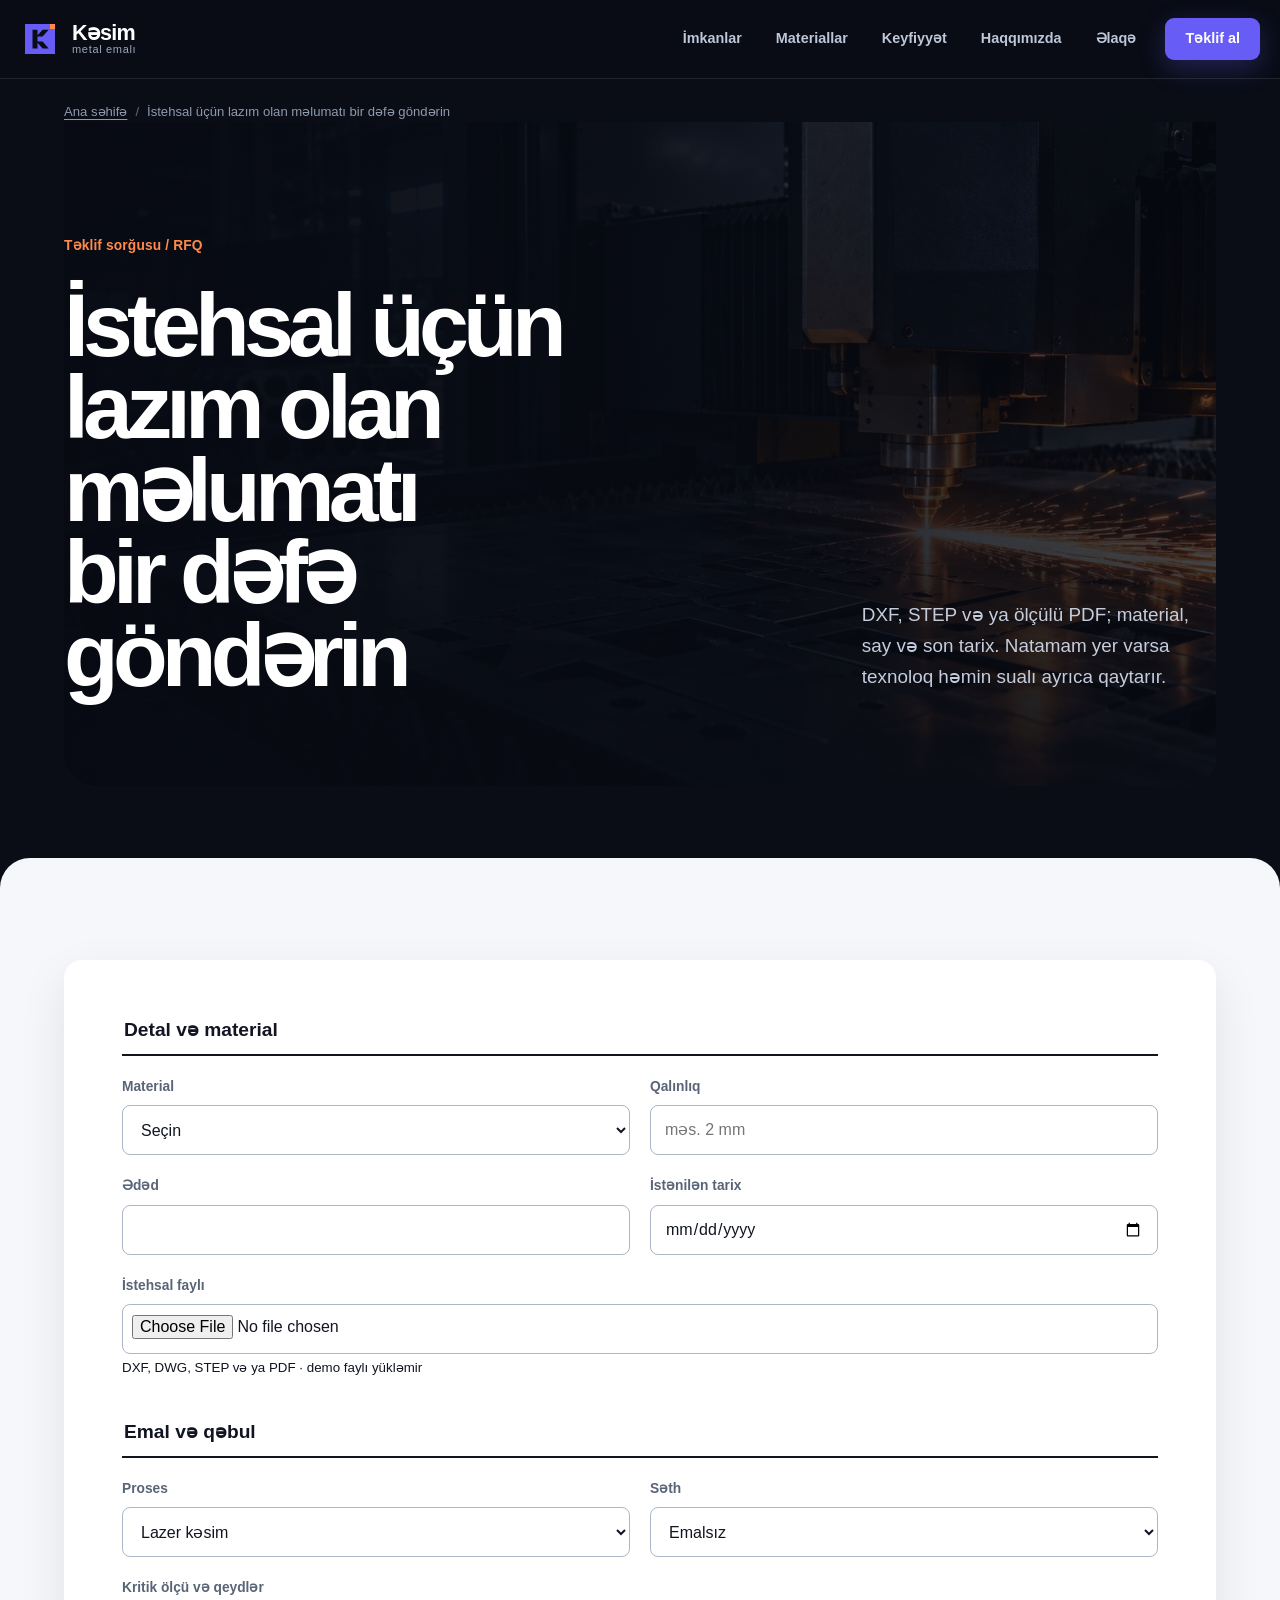
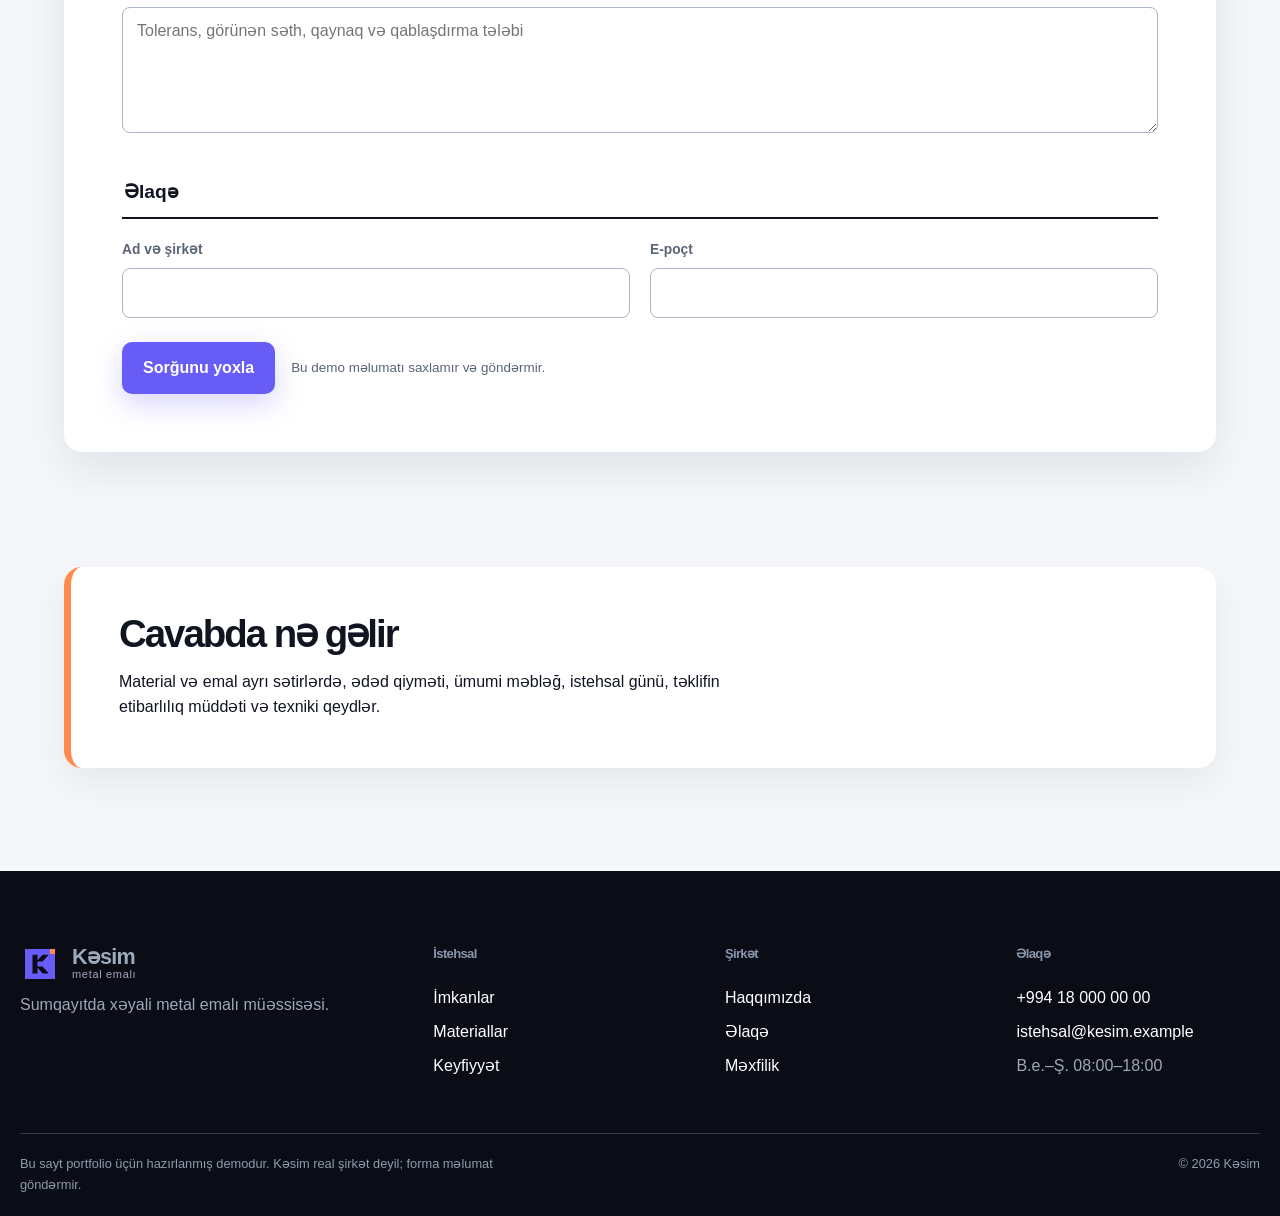
<file: teklif.html>
<!doctype html>
<html lang="az" class="no-js"><head><meta charset="utf-8"><meta name="viewport" content="width=device-width, initial-scale=1"><script>document.documentElement.classList.remove('no-js');</script><title>Metal detal üçün texniki təklif sorğusu | Kəsim</title><meta name="description" content="Detal faylını, materialı, sayı, sonrakı emalı və qəbul tələblərini bir sorğuda toplayın. Demo forma heç bir məlumat göndərmir."><link rel="canonical" href="https://twenion.github.io/manufacturing-site-demo/teklif.html"><meta property="og:type" content="website"><meta property="og:locale" content="az_AZ"><meta property="og:title" content="Metal detal üçün texniki təklif sorğusu | Kəsim"><meta property="og:description" content="Detal faylını, materialı, sayı, sonrakı emalı və qəbul tələblərini bir sorğuda toplayın. Demo forma heç bir məlumat göndərmir."><meta property="og:url" content="https://twenion.github.io/manufacturing-site-demo/teklif.html"><meta property="og:site_name" content="Kəsim"><meta name="theme-color" content="#0a0d16"><link rel="icon" type="image/svg+xml" href="assets/img/favicon.svg"><link rel="stylesheet" href="assets/css/style.css"><script type="application/ld+json">{"@context": "https://schema.org", "@type": "BreadcrumbList", "itemListElement": [{"@type": "ListItem", "position": 1, "name": "Ana səhifə", "item": "https://twenion.github.io/manufacturing-site-demo/"}, {"@type": "ListItem", "position": 2, "name": "İstehsal üçün lazım olan məlumatı bir dəfə göndərin", "item": "https://twenion.github.io/manufacturing-site-demo/teklif.html"}]}</script><script type="application/ld+json">{"@context": "https://schema.org", "@type": "WebPage", "@id": "https://twenion.github.io/manufacturing-site-demo/teklif.html#page", "url": "https://twenion.github.io/manufacturing-site-demo/teklif.html", "name": "İstehsal üçün lazım olan məlumatı bir dəfə göndərin", "description": "Detal faylını, materialı, sayı, sonrakı emalı və qəbul tələblərini bir sorğuda toplayın. Demo forma heç bir məlumat göndərmir.", "inLanguage": "az", "isPartOf": {"@type": "WebSite", "name": "Kəsim", "url": "https://twenion.github.io/manufacturing-site-demo/"}}</script></head><body><a class="skip-link" href="#main">Əsas məzmuna keç</a>
<header class="site-header"><div class="header-inner"><a class="brand" href="index.html" aria-label="Kəsim ana səhifə"><img class="brand-mark" src="assets/img/brand-mark.svg" alt="" aria-hidden="true" width="40" height="40"><span class="brand-copy"><strong>Kəsim</strong><small>metal emalı</small></span></a><button class="menu-toggle" type="button" aria-expanded="false" aria-controls="main-nav"><span class="sr-only">Menyunu aç</span><span></span><span></span></button><nav class="main-nav" id="main-nav" aria-label="Əsas menyu"><a href="imkanlar.html">İmkanlar</a><a href="materiallar.html">Materiallar</a><a href="keyfiyyet.html">Keyfiyyət</a><a href="haqqimizda.html">Haqqımızda</a><a href="elaqe.html">Əlaqə</a><a class="nav-cta" href="teklif.html">Təklif al</a></nav></div></header><nav class="breadcrumb" aria-label="Naviqasiya yolu"><ol><li><a href="index.html">Ana səhifə</a></li><li aria-current="page">İstehsal üçün lazım olan məlumatı bir dəfə göndərin</li></ol></nav><main id="main"><header class="page-hero"><div><p class="job-code">Təklif sorğusu / RFQ</p><h1>İstehsal üçün lazım olan məlumatı bir dəfə göndərin</h1></div><p>DXF, STEP və ya ölçülü PDF; material, say və son tarix. Natamam yer varsa texnoloq həmin sualı ayrıca qaytarır.</p></header><div class="inner-main">
<section class="inner-section"><form class="form-panel" data-demo-form>
<fieldset><legend>Detal və material</legend><div class="form-grid">
<div><label for="rfq-material">Material</label><select id="rfq-material" name="material" required><option value="">Seçin</option><option>Qara polad S235</option><option>Paslanmaz polad AISI 304</option><option>Alüminium 5754</option><option>Texnoloq seçsin</option></select></div>
<div><label for="rfq-thickness">Qalınlıq</label><input id="rfq-thickness" name="thickness" placeholder="məs. 2 mm" required></div>
<div><label for="rfq-quantity">Ədəd</label><input id="rfq-quantity" name="quantity" type="number" min="1" max="10000" required></div>
<div><label for="rfq-date">İstənilən tarix</label><input id="rfq-date" name="date" type="date"></div>
<div class="span-2"><label for="rfq-file">İstehsal faylı</label><input id="rfq-file" name="drawing" type="file" accept=".dxf,.dwg,.step,.stp,.pdf" required><small>DXF, DWG, STEP və ya PDF · demo faylı yükləmir</small></div>
</div></fieldset>
<fieldset><legend>Emal və qəbul</legend><div class="form-grid">
<div><label for="rfq-process">Proses</label><select id="rfq-process" name="process"><option>Lazer kəsim</option><option>Lazer + büküm</option><option>Lazer + qaynaq</option><option>Tam istehsal</option></select></div>
<div><label for="rfq-finish">Səth</label><select id="rfq-finish" name="finish"><option>Emalsız</option><option>Kənar təmizləmə</option><option>Toz boya</option><option>Fırçalanmış paslanmaz</option></select></div>
<div class="span-2"><label for="rfq-notes">Kritik ölçü və qeydlər</label><textarea id="rfq-notes" name="notes" placeholder="Tolerans, görünən səth, qaynaq və qablaşdırma tələbi"></textarea></div>
</div></fieldset>
<fieldset><legend>Əlaqə</legend><div class="form-grid"><div><label for="rfq-name">Ad və şirkət</label><input id="rfq-name" name="name" autocomplete="organization" required></div><div><label for="rfq-email">E-poçt</label><input id="rfq-email" name="email" type="email" autocomplete="email" required></div></div></fieldset>
<div class="form-actions"><button class="primary-button" type="submit">Sorğunu yoxla</button><p>Bu demo məlumatı saxlamır və göndərmir.</p></div>
<div class="demo-status" data-demo-status tabindex="-1"><strong>Sorğu forması düzgündür.</strong> Bu demo olduğuna görə məlumat və fayl heç yerə göndərilmədi.</div>
</form></section>
<section class="notice"><h2>Cavabda nə gəlir</h2><p>Material və emal ayrı sətirlərdə, ədəd qiyməti, ümumi məbləğ, istehsal günü, təklifin etibarlılıq müddəti və texniki qeydlər.</p></section></div></main><footer class="site-footer"><div class="footer-main"><div><a class="brand brand-footer" href="index.html"><img class="brand-mark" src="assets/img/brand-mark.svg" alt="" aria-hidden="true" width="40" height="40"><span class="brand-copy"><strong>Kəsim</strong><small>metal emalı</small></span></a><p>Sumqayıtda xəyali metal emalı müəssisəsi.</p></div><div><h2>İstehsal</h2><a href="imkanlar.html">İmkanlar</a><a href="materiallar.html">Materiallar</a><a href="keyfiyyet.html">Keyfiyyət</a></div><div><h2>Şirkət</h2><a href="haqqimizda.html">Haqqımızda</a><a href="elaqe.html">Əlaqə</a><a href="mexfilik.html">Məxfilik</a></div><div><h2>Əlaqə</h2><a href="tel:+994180000000">+994 18 000 00 00</a><a href="mailto:istehsal@kesim.example">istehsal@kesim.example</a><span>B.e.–Ş. 08:00–18:00</span></div></div><div class="footer-note"><p>Bu sayt portfolio üçün hazırlanmış demodur. Kəsim real şirkət deyil; forma məlumat göndərmir.</p><p>© 2026 Kəsim</p></div></footer><script src="assets/js/site.js" defer></script></body></html>
</file>
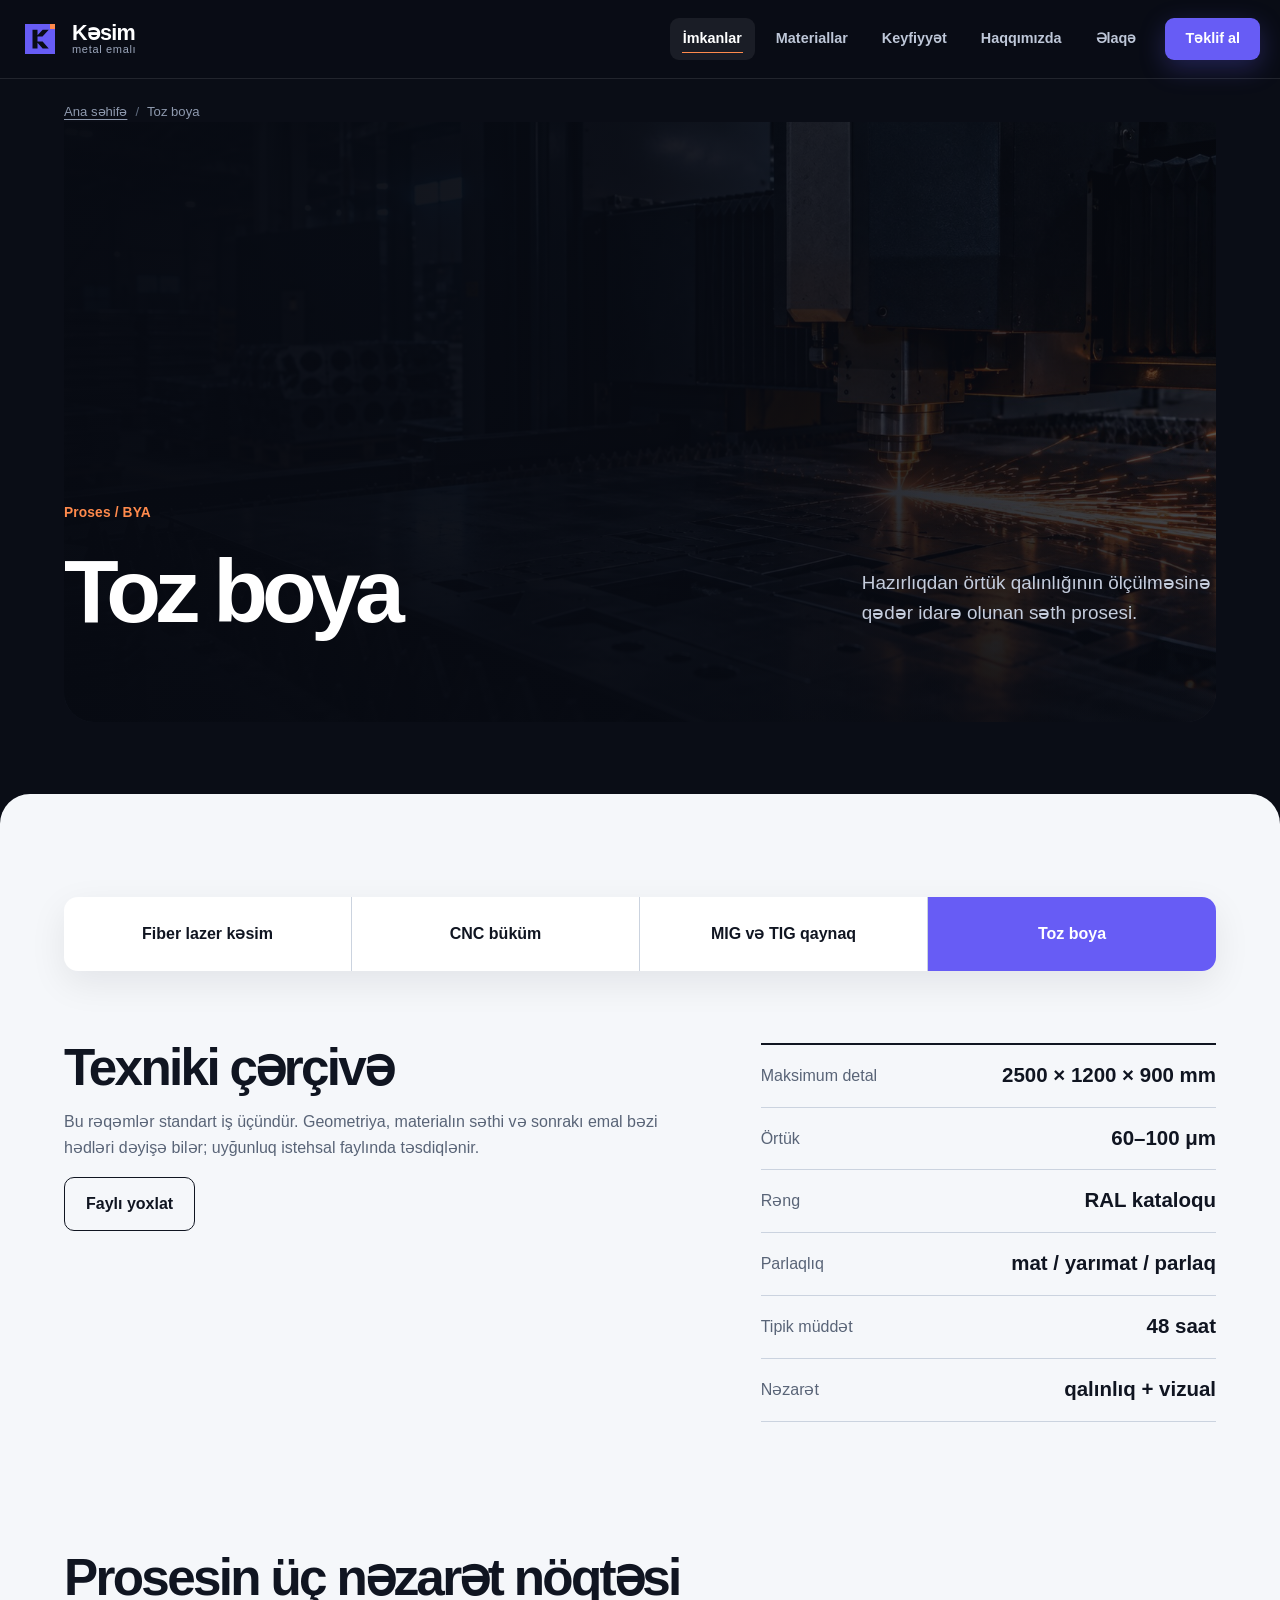
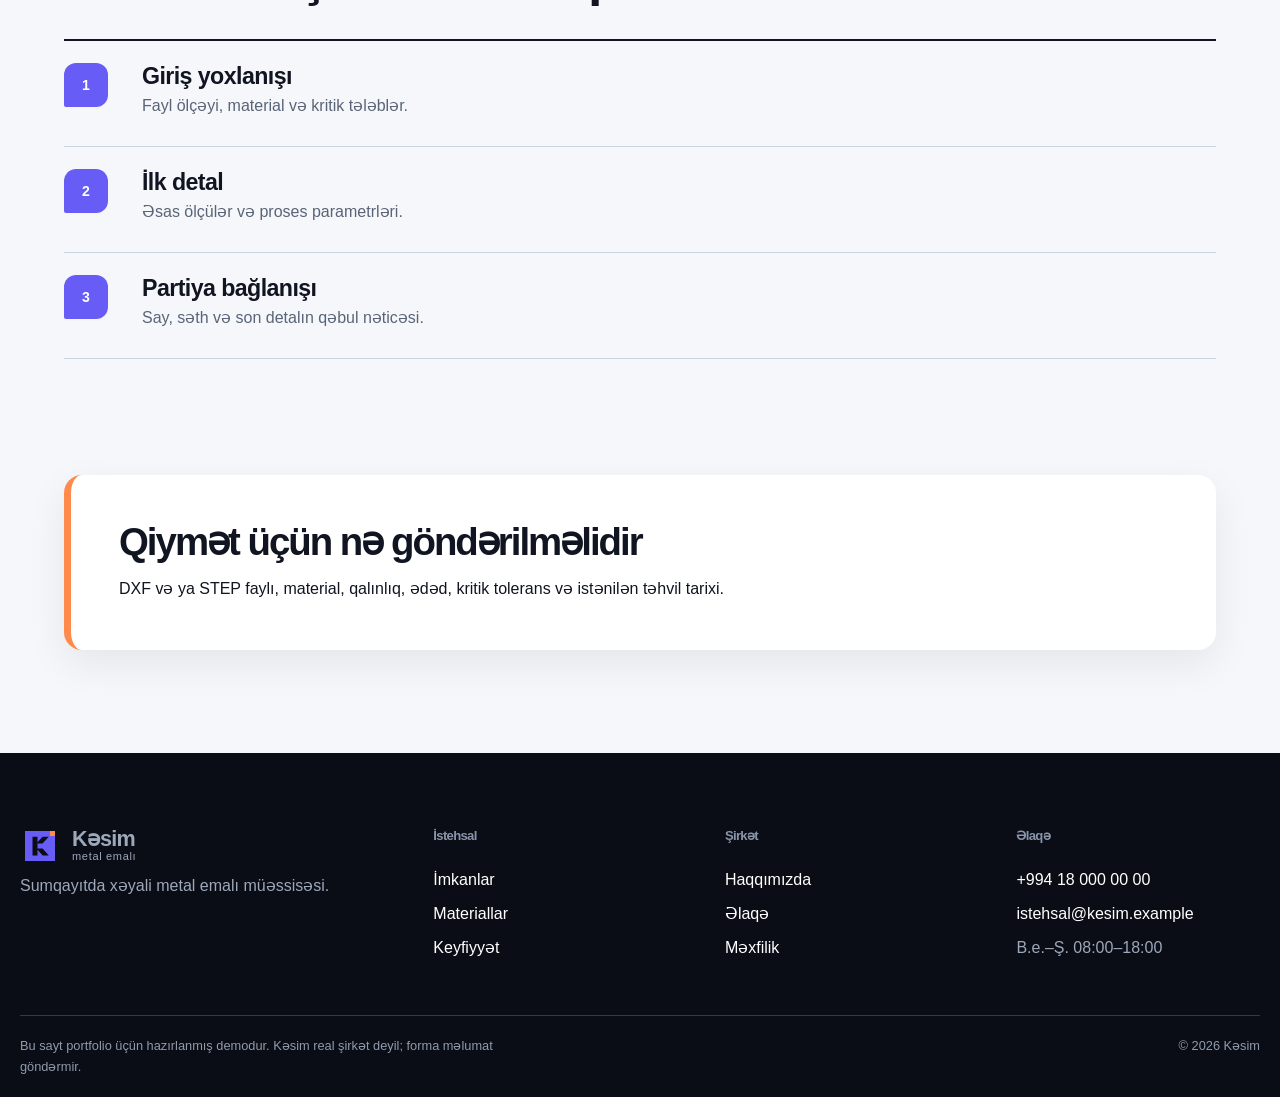
<file: toz-boya.html>
<!doctype html>
<html lang="az" class="no-js"><head><meta charset="utf-8"><meta name="viewport" content="width=device-width, initial-scale=1"><script>document.documentElement.classList.remove('no-js');</script><title>Toz boya — ölçü, material və qəbul hədləri | Kəsim</title><meta name="description" content="Toz boya üçün texniki imkanlar, material qalınlığı, ölçü həddi, tolerans və istehsal faylı tələbləri."><link rel="canonical" href="https://twenion.github.io/manufacturing-site-demo/toz-boya.html"><meta property="og:type" content="website"><meta property="og:locale" content="az_AZ"><meta property="og:title" content="Toz boya — ölçü, material və qəbul hədləri | Kəsim"><meta property="og:description" content="Toz boya üçün texniki imkanlar, material qalınlığı, ölçü həddi, tolerans və istehsal faylı tələbləri."><meta property="og:url" content="https://twenion.github.io/manufacturing-site-demo/toz-boya.html"><meta property="og:site_name" content="Kəsim"><meta name="theme-color" content="#0a0d16"><link rel="icon" type="image/svg+xml" href="assets/img/favicon.svg"><link rel="stylesheet" href="assets/css/style.css"><script type="application/ld+json">{"@context": "https://schema.org", "@type": "BreadcrumbList", "itemListElement": [{"@type": "ListItem", "position": 1, "name": "Ana səhifə", "item": "https://twenion.github.io/manufacturing-site-demo/"}, {"@type": "ListItem", "position": 2, "name": "Toz boya", "item": "https://twenion.github.io/manufacturing-site-demo/toz-boya.html"}]}</script><script type="application/ld+json">{"@context": "https://schema.org", "@type": "WebPage", "@id": "https://twenion.github.io/manufacturing-site-demo/toz-boya.html#page", "url": "https://twenion.github.io/manufacturing-site-demo/toz-boya.html", "name": "Toz boya", "description": "Toz boya üçün texniki imkanlar, material qalınlığı, ölçü həddi, tolerans və istehsal faylı tələbləri.", "inLanguage": "az", "isPartOf": {"@type": "WebSite", "name": "Kəsim", "url": "https://twenion.github.io/manufacturing-site-demo/"}}</script><script type="application/ld+json">{"@context": "https://schema.org", "@type": "Service", "@id": "https://twenion.github.io/manufacturing-site-demo/toz-boya.html#service", "name": "Toz boya", "description": "Toz boya üçün texniki imkanlar, material qalınlığı, ölçü həddi, tolerans və istehsal faylı tələbləri.", "areaServed": {"@type": "Country", "name": "Azərbaycan"}, "provider": {"@type": "Organization", "name": "Kəsim Metal Emalı", "url": "https://twenion.github.io/manufacturing-site-demo/"}}</script></head><body><a class="skip-link" href="#main">Əsas məzmuna keç</a>
<header class="site-header"><div class="header-inner"><a class="brand" href="index.html" aria-label="Kəsim ana səhifə"><img class="brand-mark" src="assets/img/brand-mark.svg" alt="" aria-hidden="true" width="40" height="40"><span class="brand-copy"><strong>Kəsim</strong><small>metal emalı</small></span></a><button class="menu-toggle" type="button" aria-expanded="false" aria-controls="main-nav"><span class="sr-only">Menyunu aç</span><span></span><span></span></button><nav class="main-nav" id="main-nav" aria-label="Əsas menyu"><a href="imkanlar.html" aria-current="page">İmkanlar</a><a href="materiallar.html">Materiallar</a><a href="keyfiyyet.html">Keyfiyyət</a><a href="haqqimizda.html">Haqqımızda</a><a href="elaqe.html">Əlaqə</a><a class="nav-cta" href="teklif.html">Təklif al</a></nav></div></header><nav class="breadcrumb" aria-label="Naviqasiya yolu"><ol><li><a href="index.html">Ana səhifə</a></li><li aria-current="page">Toz boya</li></ol></nav><main id="main"><header class="page-hero"><div><p class="job-code">Proses / BYA</p><h1>Toz boya</h1></div><p>Hazırlıqdan örtük qalınlığının ölçülməsinə qədər idarə olunan səth prosesi.</p></header><div class="inner-main"><nav class="detail-nav" aria-label="İstehsal prosesləri"><a href="lazer-kesim.html">Fiber lazer kəsim</a><a href="cnc-bukum.html">CNC büküm</a><a href="qaynaq.html">MIG və TIG qaynaq</a><a href="toz-boya.html" aria-current="page">Toz boya</a></nav><section class="inner-section split" style="margin-top:72px"><div><h2>Texniki çərçivə</h2><p>Bu rəqəmlər standart iş üçündür. Geometriya, materialın səthi və sonrakı emal bəzi hədləri dəyişə bilər; uyğunluq istehsal faylında təsdiqlənir.</p><a class="secondary-button" href="teklif.html">Faylı yoxlat</a></div><dl class="metric-stack"><div><dt>Maksimum detal</dt><dd>2500 × 1200 × 900 mm</dd></div><div><dt>Örtük</dt><dd>60–100 μm</dd></div><div><dt>Rəng</dt><dd>RAL kataloqu</dd></div><div><dt>Parlaqlıq</dt><dd>mat / yarımat / parlaq</dd></div><div><dt>Tipik müddət</dt><dd>48 saat</dd></div><div><dt>Nəzarət</dt><dd>qalınlıq + vizual</dd></div></dl></section><section class="inner-section"><header><h2>Prosesin üç nəzarət nöqtəsi</h2></header><ol class="step-list"><li><div><h3>Giriş yoxlanışı</h3><p>Fayl ölçəyi, material və kritik tələblər.</p></div></li><li><div><h3>İlk detal</h3><p>Əsas ölçülər və proses parametrləri.</p></div></li><li><div><h3>Partiya bağlanışı</h3><p>Say, səth və son detalın qəbul nəticəsi.</p></div></li></ol></section><section class="notice"><h2>Qiymət üçün nə göndərilməlidir</h2><p>DXF və ya STEP faylı, material, qalınlıq, ədəd, kritik tolerans və istənilən təhvil tarixi.</p></section></div></main><footer class="site-footer"><div class="footer-main"><div><a class="brand brand-footer" href="index.html"><img class="brand-mark" src="assets/img/brand-mark.svg" alt="" aria-hidden="true" width="40" height="40"><span class="brand-copy"><strong>Kəsim</strong><small>metal emalı</small></span></a><p>Sumqayıtda xəyali metal emalı müəssisəsi.</p></div><div><h2>İstehsal</h2><a href="imkanlar.html">İmkanlar</a><a href="materiallar.html">Materiallar</a><a href="keyfiyyet.html">Keyfiyyət</a></div><div><h2>Şirkət</h2><a href="haqqimizda.html">Haqqımızda</a><a href="elaqe.html">Əlaqə</a><a href="mexfilik.html">Məxfilik</a></div><div><h2>Əlaqə</h2><a href="tel:+994180000000">+994 18 000 00 00</a><a href="mailto:istehsal@kesim.example">istehsal@kesim.example</a><span>B.e.–Ş. 08:00–18:00</span></div></div><div class="footer-note"><p>Bu sayt portfolio üçün hazırlanmış demodur. Kəsim real şirkət deyil; forma məlumat göndərmir.</p><p>© 2026 Kəsim</p></div></footer><script src="assets/js/site.js" defer></script></body></html>
</file>
<file: assets/css/style.css>
:root {
  color-scheme: light;
  --night: #0a0d16; --navy: #121a30; --navy-soft: #1b2946;
  --alloy: #e7edf4; --mist: #f5f7fa; --surface: #fff;
  --ink: #101521; --muted: #596477; --line: #cbd3df;
  --violet: #675cf5; --violet-dark: #4337cc; --violet-soft: #e5e3ff;
  --spark: #ff8a4c; --spark-soft: #ffe1cf; --success: #16815a;
  --display: Bahnschrift, "Arial Narrow", "Aptos Narrow", sans-serif;
  --body: "Segoe UI Variable", "Segoe UI", Arial, sans-serif;
  --radius-sm: 8px; --radius: 18px; --radius-lg: 30px;
  --shadow: 0 26px 70px rgba(7, 12, 25, .16);
  --home-max: 1360px;
  --home-gutter: clamp(24px, 5vw, 96px);
}
* { box-sizing: border-box; }
html { scroll-behavior: smooth; background: var(--night); }
body { margin: 0; overflow-x: hidden; background: var(--mist); color: var(--ink); font: 400 1rem/1.62 var(--body); }
button, input, select, textarea { font: inherit; }
a { color: inherit; }
img, svg { display: block; max-width: 100%; }
h1, h2, h3, p, dl { margin-top: 0; }
h1, h2, h3 { font-family: var(--display); font-stretch: condensed; line-height: .98; text-wrap: balance; }
h1 { margin-bottom: 0; font-size: clamp(3.5rem, 7.5vw, 8rem); letter-spacing: -.065em; }
h2 { margin-bottom: 1rem; font-size: clamp(2.35rem, 4.8vw, 5rem); letter-spacing: -.052em; }
h3 { margin-bottom: .45rem; font-size: 1.45rem; letter-spacing: -.025em; }
p { max-width: 68ch; }
.skip-link { position: fixed; z-index: 100; top: 8px; left: 8px; padding: 10px 14px; transform: translateY(-160%); background: var(--spark); color: var(--night); border-radius: 6px; font-weight: 700; }
.skip-link:focus { transform: translateY(0); }
.sr-only { position: absolute; width: 1px; height: 1px; padding: 0; overflow: hidden; clip: rect(0, 0, 0, 0); white-space: nowrap; border: 0; }
:focus-visible { outline: 3px solid var(--spark); outline-offset: 4px; }

.site-header { position: sticky; z-index: 50; top: 0; background: rgba(10, 13, 22, .88); border-bottom: 1px solid rgba(255,255,255,.1); backdrop-filter: blur(18px); }
.header-inner { width: min(1480px, calc(100% - 40px)); min-height: 78px; margin: 0 auto; display: flex; align-items: center; justify-content: space-between; gap: 36px; }
.brand { min-height: 46px; display: inline-flex; align-items: center; gap: 12px; color: white; text-decoration: none; }
.brand-mark { width: 40px; height: 40px; flex: 0 0 auto; transition: transform .35s cubic-bezier(.2,.8,.2,1); }
.brand:hover .brand-mark { transform: rotate(-5deg) scale(1.06); }
.brand-copy { display: grid; gap: 2px; }
.brand-copy strong { font: 750 1.35rem/.9 var(--display); letter-spacing: -.035em; }
.brand-copy small { color: #9ca7bc; font-size: .69rem; line-height: 1; letter-spacing: .06em; }
.main-nav { display: flex; align-items: center; gap: 8px; }
.main-nav a { min-height: 42px; padding: 0 13px; display: inline-flex; align-items: center; position: relative; color: #bec7d8; text-decoration: none; font-size: .9rem; font-weight: 650; border-radius: 9px; transition: color .2s ease, background .2s ease, transform .2s ease; }
.main-nav a::after { content: ""; position: absolute; right: 12px; bottom: 7px; left: 12px; height: 1px; background: var(--spark); transform: scaleX(0); transform-origin: left; transition: transform .25s ease; }
.main-nav a:hover, .main-nav a[aria-current="page"] { color: white; background: rgba(255,255,255,.07); }
.main-nav a:hover::after, .main-nav a[aria-current="page"]::after { transform: scaleX(1); }
.main-nav .nav-cta { margin-left: 8px; padding: 0 20px; overflow: hidden; background: var(--violet); color: white; box-shadow: 0 8px 26px rgba(103,92,245,.28); }
.main-nav .nav-cta::after { display: none; }
.main-nav .nav-cta:hover { background: #786eff; transform: translateY(-2px); }
.menu-toggle { display: none; width: 46px; height: 42px; padding: 0; border: 1px solid rgba(255,255,255,.18); background: rgba(255,255,255,.06); border-radius: 10px; }
.menu-toggle span:not(.sr-only) { display: block; width: 19px; height: 2px; margin: 5px auto; background: white; }

.workbench { padding-bottom: clamp(70px, 8vw, 120px); background: var(--night); color: white; }
.hero-stage { position: relative; min-height: min(780px, calc(100vh - 78px)); display: grid; align-items: end; overflow: hidden; isolation: isolate; }
.hero-media { position: absolute; z-index: -2; inset: 0; }
.hero-media::after { content: ""; position: absolute; inset: 0; background: linear-gradient(90deg, rgba(7,10,18,.97) 0%, rgba(7,10,18,.78) 38%, rgba(7,10,18,.12) 76%), linear-gradient(0deg, var(--night) 0%, transparent 42%), radial-gradient(circle at 76% 58%, rgba(103,92,245,.22), transparent 34%); }
.hero-media img { width: 100%; height: 100%; object-fit: cover; object-position: center; transform: scale(1.035); }
.hero-copy { width: min(var(--home-max), calc(100% - (var(--home-gutter) * 2))); margin: 0 auto; padding: clamp(90px, 12vh, 150px) 0 190px; }
.hero-copy h1 { max-width: 9ch; color: #f8f9fc; }
.hero-copy > p:not(.hero-label) { max-width: 610px; margin: 26px 0 0; color: #c6cede; font-size: clamp(1.05rem, 1.55vw, 1.3rem); }
.hero-label { margin-bottom: 26px; display: flex; align-items: center; gap: 12px; color: #d7dced; font-size: .82rem; font-weight: 700; }
.hero-label::before { content: ""; width: 42px; height: 1px; background: var(--spark); }
.hero-label span { color: var(--spark); }
.hero-actions { margin-top: 36px; display: flex; align-items: center; gap: 25px; flex-wrap: wrap; }
.hero-link { min-height: 48px; display: inline-flex; align-items: center; border-bottom: 1px solid rgba(255,255,255,.5); color: white; text-decoration: none; font-weight: 700; }
.hero-link:hover { border-color: var(--spark); color: var(--spark-soft); }
.hero-stats { width: min(var(--home-max), calc(100% - (var(--home-gutter) * 2))); margin: -120px auto 0; padding: 0; display: grid; grid-template-columns: repeat(3, 1fr); position: relative; z-index: 2; background: rgba(18,26,48,.82); border: 1px solid rgba(255,255,255,.14); border-radius: var(--radius); backdrop-filter: blur(18px); box-shadow: var(--shadow); }
.hero-stats div { min-height: 112px; padding: 25px 30px; border-right: 1px solid rgba(255,255,255,.14); }
.hero-stats div:last-child { border: 0; }
.hero-stats dt { color: #9ca8bd; font-size: .79rem; }
.hero-stats dd { margin: 5px 0 0; font: 720 clamp(1.45rem, 2.5vw, 2.15rem)/1 var(--display); letter-spacing: -.04em; }
.quote-intro { width: min(var(--home-max), calc(100% - (var(--home-gutter) * 2))); margin: clamp(90px, 9vw, 140px) auto 42px; display: grid; grid-template-columns: 1.15fr .6fr; gap: clamp(30px, 7vw, 100px); align-items: end; }
.quote-intro h2 { max-width: 14ch; margin: 12px 0 0; font-size: clamp(2.8rem, 5.7vw, 5.8rem); }
.quote-intro p { margin: 0; color: #aeb8ca; font-size: 1.05rem; }
.section-index { color: var(--spark); font-size: .84rem; font-weight: 700; }
.quote-bench { width: min(var(--home-max), calc(100% - (var(--home-gutter) * 2))); margin: 0 auto; display: grid; grid-template-columns: minmax(350px, .72fr) minmax(520px, 1.28fr); overflow: hidden; background: #f7f9fc; color: var(--ink); border: 1px solid rgba(255,255,255,.16); border-radius: var(--radius-lg); box-shadow: 0 32px 90px rgba(0,0,0,.34); }
.quote-form { padding: clamp(26px, 3vw, 44px); border-right: 1px solid var(--line); }
fieldset { margin: 0; padding: 0; border: 0; }
legend { width: 100%; margin-bottom: 20px; padding-bottom: 13px; border-bottom: 2px solid var(--ink); font: 720 1.2rem/1.2 var(--display); }
.quote-form > fieldset:first-child { display: grid; grid-template-columns: 1fr 1fr; gap: 18px; }
.quote-form > fieldset:first-child legend { grid-column: 1 / -1; }
.field { min-width: 0; }
.field.span-2 { grid-column: span 2; }
.field label, .form-grid label { display: block; margin-bottom: 7px; color: var(--muted); font-size: .86rem; font-weight: 680; }
.field input, .field select, .form-grid input, .form-grid select, .form-grid textarea { width: 100%; min-height: 50px; padding: 10px 14px; border: 1px solid #abb6c6; border-radius: var(--radius-sm); background: white; color: var(--ink); }
.field input:focus, .field select:focus, .form-grid input:focus, .form-grid select:focus, .form-grid textarea:focus { border-color: var(--violet); outline: 3px solid rgba(103,92,245,.17); }
.input-unit { position: relative; }
.input-unit input { padding-right: 50px; }
.input-unit span { position: absolute; top: 50%; right: 14px; transform: translateY(-50%); color: var(--muted); font-size: .82rem; }
.operations { margin-top: 30px; }
.operations label { min-height: 50px; padding: 10px 0; display: grid; grid-template-columns: 22px 1fr auto; gap: 10px; align-items: center; border-bottom: 1px solid var(--line); cursor: pointer; }
.operations label:hover span { color: var(--violet-dark); }
.operations input { width: 18px; height: 18px; accent-color: var(--violet); }
.operations span { font-weight: 680; }
.operations small { color: var(--muted); }
.form-note { margin: 22px 0; color: var(--muted); font-size: .86rem; line-height: 1.5; }
.primary-button, .secondary-button { min-height: 50px; padding: 13px 21px; display: inline-flex; align-items: center; justify-content: center; position: relative; overflow: hidden; border: 0; border-radius: 10px; text-decoration: none; font-weight: 750; cursor: pointer; transition: transform .25s cubic-bezier(.2,.8,.2,1), box-shadow .25s ease, background .2s ease, color .2s ease; }
.primary-button { background: var(--violet); color: white; box-shadow: 0 10px 28px rgba(103,92,245,.26); }
.primary-button::after { content: ""; position: absolute; top: -100%; bottom: -100%; left: -35%; width: 24%; transform: rotate(18deg); background: linear-gradient(90deg, transparent, rgba(255,255,255,.5), transparent); transition: left .55s ease; }
.primary-button:hover { background: #776cff; transform: translateY(-3px); box-shadow: 0 16px 34px rgba(103,92,245,.38); }
.primary-button:hover::after { left: 115%; }
.secondary-button { border: 1px solid var(--ink); background: transparent; color: var(--ink); }
.secondary-button:hover { background: var(--ink); color: white; transform: translateY(-2px); }
.quote-form .primary-button { width: 100%; }
.sheet-panel { min-width: 0; padding: clamp(26px, 3vw, 44px); position: relative; overflow: hidden; background: var(--navy); color: white; }
.sheet-panel::before { content: ""; position: absolute; width: 440px; height: 440px; right: -180px; bottom: -220px; border-radius: 50%; background: rgba(103,92,245,.24); filter: blur(30px); pointer-events: none; }
.sheet-meta { margin-bottom: 18px; display: grid; grid-template-columns: repeat(3, 1fr); border: 1px solid #526078; border-radius: 10px; overflow: hidden; }
.sheet-meta div { padding: 12px 14px; border-right: 1px solid #526078; }
.sheet-meta div:last-child { border: 0; }
.sheet-meta span, .sheet-meta strong { display: block; }
.sheet-meta span { color: #9da9bd; font-size: .76rem; }
.sheet-meta strong { margin-top: 2px; font-family: var(--display); font-size: 1.05rem; }
.sheet-wrap { padding: 16px; background: #080c16; border: 1px solid #526078; border-radius: 12px; }
.sheet-map { width: 100%; color: #43506a; background: #0d1424; border-radius: 6px; }
.sheet-grid { stroke: #8f9bb0; stroke-width: 2; }
.part { fill: rgba(103,92,245,.72); stroke: #afa8ff; stroke-width: 1.4; }
.part:nth-child(3n) { fill: rgba(255,138,76,.68); stroke: #ffba93; }
.dimension-line { fill: none; stroke: var(--spark); stroke-width: 1.4; }
.dimension-text { fill: var(--spark); font: 13px var(--body); }
.dimension-text-v { transform: rotate(-90deg); transform-origin: 22px 180px; }
.diagram-caption { margin: 14px 0 0; display: flex; align-items: center; gap: 8px; color: #aab5c7; font-size: .78rem; }
.legend-used, .legend-offcut { width: 14px; height: 14px; display: inline-block; }
.legend-used { background: var(--violet); border: 1px solid #afa8ff; }
.legend-offcut { margin-left: 12px; background: #0d1424; border: 1px solid #526078; }
.quote-result { margin: 22px 0 0; display: grid; grid-template-columns: repeat(4, 1fr); position: relative; border-top: 1px solid #526078; border-bottom: 1px solid #526078; }
.quote-result div { padding: 15px 12px 13px 0; }
.quote-result dt { color: #9da9bd; font-size: .76rem; }
.quote-result dd { margin: 3px 0 0; font: 720 1.15rem/1.2 var(--display); }
.quote-result .result-price { padding-left: 14px; border-left: 1px solid #526078; }
.result-price dd { color: var(--spark); font-size: clamp(1.3rem, 2vw, 1.9rem); }
.result-disclaimer { margin: 12px 0 0; color: #9da9bd; font-size: .77rem; }
.noscript-note { margin: 18px auto 0; padding: 14px 16px; width: min(var(--home-max), calc(100% - (var(--home-gutter) * 2))); background: var(--spark); color: var(--night); }

.proof-strip { padding: 0 max(var(--home-gutter), calc((100% - var(--home-max)) / 2)); background: var(--violet); color: white; }
.proof-strip dl { margin: 0; display: grid; grid-template-columns: repeat(4, 1fr); }
.proof-strip div { padding: 27px clamp(16px, 2vw, 32px); border-right: 1px solid rgba(255,255,255,.28); }
.proof-strip div:first-child { padding-left: 0; }
.proof-strip div:last-child { border: 0; }
.proof-strip dt { color: #dcd9ff; font-size: .8rem; }
.proof-strip dd { margin: 4px 0 0; font: 720 clamp(1.15rem, 2vw, 1.5rem)/1.1 var(--display); }
.section { width: min(var(--home-max), calc(100% - (var(--home-gutter) * 2))); margin: 0 auto; padding: clamp(80px, 9vw, 140px) 0; }
.section-heading { display: grid; grid-template-columns: minmax(0, 1fr) minmax(280px, .62fr); gap: 18px clamp(32px, 7vw, 120px); align-items: end; margin-bottom: 48px; }
.section-heading h2 { max-width: 16ch; margin: 0; }
.section-heading p { margin: 0; color: var(--muted); }
.text-link { grid-column: 2; width: max-content; min-height: 44px; display: inline-flex; align-items: center; color: var(--violet-dark); font-weight: 750; text-decoration-thickness: 2px; text-underline-offset: 5px; }
.process-gallery { margin-bottom: 62px; display: grid; grid-template-columns: 1.42fr .78fr; gap: 18px; }
.gallery-card { min-height: 470px; position: relative; overflow: hidden; border-radius: var(--radius); color: white; text-decoration: none; box-shadow: var(--shadow); transform-style: preserve-3d; }
.gallery-card::before { content: ""; position: absolute; z-index: 1; inset: 0; background: linear-gradient(0deg, rgba(5,8,14,.92), rgba(5,8,14,0) 68%), radial-gradient(circle at var(--x,70%) var(--y,35%), rgba(103,92,245,.35), transparent 32%); }
.gallery-card img { width: 100%; height: 100%; position: absolute; object-fit: cover; transition: transform .7s cubic-bezier(.2,.8,.2,1), filter .4s ease; }
.gallery-card:last-child img { object-position: 58% center; }
.gallery-card span { max-width: 590px; padding: 32px; display: grid; gap: 8px; position: absolute; z-index: 2; right: 0; bottom: 0; left: 0; transform: translateZ(20px); }
.gallery-card small { color: var(--spark); font-size: .8rem; font-weight: 750; }
.gallery-card strong { font: 720 clamp(1.65rem, 3vw, 2.65rem)/1.05 var(--display); letter-spacing: -.035em; }
.gallery-card:hover img { transform: scale(1.055); filter: saturate(1.08); }
.process-list { border-top: 2px solid var(--ink); }
.process-list article { min-height: 114px; padding: 22px 0; display: grid; grid-template-columns: 90px 1fr 150px; gap: 24px; align-items: center; border-bottom: 1px solid var(--line); transition: padding .3s ease, background .3s ease; }
.process-list article:hover { padding-right: 20px; padding-left: 20px; background: white; }
.process-code { width: 58px; height: 58px; display: grid; place-items: center; border: 1px solid var(--ink); border-radius: 50%; font: 750 .78rem/1 var(--body); transition: transform .3s ease, background .3s ease, color .3s ease; }
.process-list article:hover .process-code { transform: rotate(-8deg); background: var(--violet); border-color: var(--violet); color: white; }
.process-list h3 { margin: 0 0 5px; }
.process-list p { margin: 0; color: var(--muted); }
.process-list strong { justify-self: end; color: var(--violet-dark); font-family: var(--display); font-size: 1.2rem; text-align: right; }
.production { width: 100%; padding-right: max(20px, calc((100% - 1480px) / 2)); padding-left: max(20px, calc((100% - 1480px) / 2)); background: radial-gradient(circle at 84% 12%, #263b69 0, transparent 30%), var(--navy); }
.production-ledger { color: white; }
.section-heading-light p { color: #aeb9ca; }
.section-heading-light .job-code { grid-column: 1 / -1; margin-bottom: 0; color: var(--spark); }
.job-code { display: block; margin: 0 0 22px; color: var(--spark); font-size: .84rem; font-weight: 730; letter-spacing: .01em; }
.ledger-table-wrap { overflow-x: auto; border: 1px solid #586780; border-radius: 14px; background: rgba(7,11,20,.34); }
.ledger-table { width: 100%; min-width: 840px; border-collapse: collapse; }
.ledger-table th, .ledger-table td { padding: 18px; border-bottom: 1px solid #46546b; text-align: left; }
.ledger-table th { color: #9eabbe; font-size: .77rem; }
.ledger-table tbody tr { transition: background .2s ease; }
.ledger-table tbody tr:hover { background: rgba(103,92,245,.15); }
.ledger-table tbody tr:last-child td { border: 0; }
.ledger-table td:first-child { font-weight: 700; }
.ledger-table td:last-child { color: var(--spark); }
.quality-card { display: grid; grid-template-columns: minmax(390px, .9fr) 1fr minmax(250px, .52fr); overflow: hidden; background: white; border-radius: var(--radius-lg); box-shadow: var(--shadow); }
.quality-photo { min-height: 510px; position: relative; overflow: hidden; }
.quality-photo::after { content: ""; position: absolute; inset: 0; background: linear-gradient(180deg, transparent 55%, rgba(5,8,14,.5)); }
.quality-photo > img { width: 100%; height: 100%; object-fit: cover; }
.quality-card > div:nth-child(2) { padding: clamp(34px, 4vw, 64px); align-self: center; }
.quality-card h2 { font-size: clamp(2.3rem, 4vw, 4.25rem); }
.quality-card p { color: var(--muted); }
.gauge { width: 108px; height: 108px; display: grid; place-items: center; position: absolute; z-index: 2; right: 24px; bottom: 24px; border: 10px solid rgba(255,255,255,.82); border-radius: 50%; background: rgba(10,13,22,.72); backdrop-filter: blur(8px); }
.gauge::before, .gauge::after { content: ""; width: 2px; height: 42px; position: absolute; bottom: 50%; background: white; transform-origin: 50% 100%; }
.gauge::before { transform: rotate(42deg); }
.gauge::after { height: 33px; background: var(--spark); transform: rotate(128deg); }
.gauge i { width: 16px; height: 16px; z-index: 2; background: var(--spark); border: 4px solid white; border-radius: 50%; }
.gauge span { display: none; }
.quality-values { margin: 48px 38px 48px 0; align-self: center; border-top: 2px solid var(--ink); }
.quality-values div { padding: 14px 0; display: flex; justify-content: space-between; gap: 20px; border-bottom: 1px solid var(--line); }
.quality-values dt { color: var(--muted); }
.quality-values dd { margin: 0; font-family: var(--display); font-weight: 720; }
.quality-values .pass { color: var(--success); }
.final-cta { margin-bottom: clamp(80px, 9vw, 140px); padding: clamp(36px, 5vw, 70px); display: flex; align-items: center; justify-content: space-between; gap: 34px; overflow: hidden; position: relative; background: var(--spark); border-radius: var(--radius-lg); }
.final-cta::after { content: ""; width: 320px; height: 320px; position: absolute; right: 18%; border: 70px solid rgba(255,255,255,.18); border-radius: 50%; }
.final-cta > * { position: relative; z-index: 1; }
.final-cta h2 { max-width: 21ch; margin-bottom: 10px; }
.final-cta p { margin-bottom: 0; }
.final-cta .primary-button { flex: 0 0 auto; background: var(--night); box-shadow: none; }

.site-footer { background: var(--night); color: white; }
.footer-main, .footer-note { width: min(1480px, calc(100% - 40px)); margin: 0 auto; }
.footer-main { padding: 70px 0 54px; display: grid; grid-template-columns: 1.5fr repeat(3, 1fr); gap: 48px; }
.brand-footer { color: white; }
.footer-main p, .footer-main span { color: #9da8ba; }
.footer-main h2 { margin: 5px 0 16px; color: #8995a9; font: 650 .82rem/1.2 var(--body); }
.footer-main > div:not(:first-child) { display: flex; flex-direction: column; gap: 8px; }
.footer-main a:not(.brand) { width: max-content; color: white; text-decoration: none; }
.footer-main a:hover { color: var(--spark); }
.footer-note { min-height: 72px; padding: 20px 0; display: flex; justify-content: space-between; gap: 24px; border-top: 1px solid #323b4d; color: #8f9bad; font-size: .8rem; }
.footer-note p { margin: 0; }

/* Inner pages */
.breadcrumb { width: min(var(--home-max), calc(100% - (var(--home-gutter) * 2))); margin: 0 auto; padding-top: 22px; color: #8f9aaf; font-size: .82rem; }
.breadcrumb ol { margin: 0; padding: 0; display: flex; flex-wrap: wrap; gap: 8px; list-style: none; }
.breadcrumb li + li::before { content: "/"; margin-right: 8px; color: #606b7e; }
.breadcrumb a { text-underline-offset: 3px; }
body:has(.page-hero) { background: var(--night); }
.page-hero { width: min(var(--home-max), calc(100% - (var(--home-gutter) * 2))); min-height: 600px; margin: 0 auto; padding: clamp(80px, 9vw, 140px) 0 clamp(64px, 7vw, 110px); display: grid; grid-template-columns: 1.08fr .55fr; gap: clamp(42px, 8vw, 120px); align-items: end; position: relative; overflow: hidden; color: white; border-radius: 0 0 var(--radius-lg) var(--radius-lg); isolation: isolate; }
.page-hero::before { content: ""; position: absolute; z-index: -2; inset: 0; background: url("../img/laser-floor-v1.jpg") center/cover no-repeat; opacity: .43; }
.page-hero::after { content: ""; position: absolute; z-index: -1; inset: 0; background: linear-gradient(90deg, rgba(7,10,18,.97) 0%, rgba(7,10,18,.84) 48%, rgba(7,10,18,.26)), linear-gradient(0deg, rgba(7,10,18,.75), transparent 50%); }
.page-hero > div { min-width: 0; align-self: end; }
.page-hero h1 { max-width: 10ch; margin: 0; font-size: clamp(3.25rem, 7vw, 6.9rem); line-height: .92; overflow-wrap: normal; }
.page-hero > p { margin: 0 0 .25rem; color: #c5cddd; font-size: clamp(1rem, 1.5vw, 1.18rem); }
.page-hero .job-code { margin: 0 0 28px; color: var(--spark); font-size: .86rem; line-height: 1.35; }
.inner-main { width: 100%; margin-top: 72px; padding: clamp(68px, 8vw, 116px) max(var(--home-gutter), calc((100% - var(--home-max)) / 2)); background: var(--mist); color: var(--ink); border-radius: var(--radius-lg) var(--radius-lg) 0 0; }
.inner-section { margin-bottom: clamp(68px, 9vw, 116px); }
.inner-section:last-child { margin-bottom: 0; }
.inner-section > header { max-width: 760px; margin-bottom: 36px; }
.inner-section > header p, .inner-section p { color: var(--muted); }
.inner-section h2 { font-size: clamp(2.2rem, 4vw, 3.8rem); }
.spec-grid { display: grid; grid-template-columns: repeat(2, 1fr); gap: 16px; }
.spec-card { min-height: 230px; padding: 30px; display: grid; grid-template-columns: 62px 1fr; gap: 20px; background: white; border: 1px solid transparent; border-radius: var(--radius); box-shadow: 0 14px 42px rgba(12,18,31,.07); transition: transform .25s ease, border-color .25s ease, box-shadow .25s ease; }
.spec-card:hover { transform: translateY(-5px); border-color: #aaa3ff; box-shadow: 0 22px 50px rgba(45,37,144,.14); }
.spec-card .process-code { width: 52px; height: 52px; }
.spec-card p { color: var(--muted); }
.spec-list { margin: 18px 0 0; padding: 0; display: grid; grid-template-columns: repeat(2, minmax(0,1fr)); gap: 8px 18px; list-style: none; font-size: .88rem; }
.spec-list li { padding-top: 7px; border-top: 1px solid var(--line); }
.spec-list strong { display: block; color: var(--ink); }
.table-shell { overflow-x: auto; background: white; border-radius: 14px; box-shadow: 0 14px 42px rgba(12,18,31,.08); }
.data-table { width: 100%; min-width: 760px; border-collapse: collapse; }
.data-table th, .data-table td { padding: 17px 19px; border-bottom: 1px solid var(--line); text-align: left; vertical-align: top; }
.data-table thead { background: var(--navy); color: white; }
.data-table th { font-size: .8rem; }
.data-table tbody tr:hover { background: var(--violet-soft); }
.data-table tbody tr:last-child td { border: 0; }
.data-table td:first-child { font-weight: 700; }
.table-note { margin-top: 14px; color: var(--muted); font-size: .84rem; }
.split { display: grid; grid-template-columns: minmax(0,1fr) minmax(300px,.75fr); gap: clamp(34px, 7vw, 90px); align-items: start; }
.metric-stack, .step-list { border-top: 2px solid var(--ink); }
.metric-stack div { padding: 18px 0; display: grid; grid-template-columns: 1fr auto; gap: 20px; border-bottom: 1px solid var(--line); }
.metric-stack dt { color: var(--muted); }
.metric-stack dd { margin: 0; font: 720 1.28rem/1.2 var(--display); text-align: right; }
.step-list { margin: 0; padding: 0; counter-reset: steps; list-style: none; }
.step-list li { min-height: 106px; padding: 22px 0; display: grid; grid-template-columns: 58px 1fr; gap: 20px; border-bottom: 1px solid var(--line); counter-increment: steps; }
.step-list li::before { content: counter(steps); width: 44px; height: 44px; display: grid; place-items: center; background: var(--violet); color: white; border-radius: 12px 12px 12px 2px; font: 750 .88rem/1 var(--body); }
.step-list h3 { margin: 2px 0 5px; }
.step-list p { margin: 0; }
.notice, .callout { padding: clamp(27px, 4vw, 48px); background: white; border-radius: var(--radius); box-shadow: 0 14px 42px rgba(12,18,31,.07); }
.notice { border-left: 7px solid var(--spark); }
.notice h2, .callout h2 { font-size: clamp(1.9rem, 3vw, 2.8rem); }
.notice p:last-child, .callout p:last-child { margin-bottom: 0; }
.callout { display: flex; align-items: center; justify-content: space-between; gap: 30px; background: var(--violet-soft); }
.callout > div { max-width: 760px; }
.detail-nav { display: grid; grid-template-columns: repeat(4, 1fr); overflow: hidden; background: white; border-radius: 14px; box-shadow: 0 12px 36px rgba(12,18,31,.08); }
.detail-nav a { min-height: 74px; padding: 14px 16px; display: flex; align-items: center; justify-content: center; border-right: 1px solid var(--line); text-align: center; text-decoration: none; font-weight: 700; transition: background .2s ease, color .2s ease; }
.detail-nav a:last-child { border: 0; }
.detail-nav a[aria-current="page"] { background: var(--violet); color: white; }
.detail-nav a:hover { background: var(--violet-soft); color: var(--violet-dark); }
.detail-nav a[aria-current="page"]:hover { background: var(--violet-dark); color: white; }
.form-panel { padding: clamp(26px, 5vw, 58px); background: white; border-radius: var(--radius); box-shadow: 0 18px 48px rgba(12,18,31,.09); }
.form-panel fieldset + fieldset { margin-top: 40px; }
.form-grid { display: grid; grid-template-columns: repeat(2, 1fr); gap: 20px; }
.form-grid .span-2 { grid-column: span 2; }
.form-grid textarea { min-height: 126px; resize: vertical; }
.form-grid input[type="file"] { padding: 9px; }
.form-actions { margin-top: 24px; display: flex; align-items: center; gap: 16px; flex-wrap: wrap; }
.form-actions p { margin: 0; color: var(--muted); font-size: .84rem; }
.demo-status { margin-top: 20px; padding: 16px 18px; display: none; background: #def3e8; border: 1px solid #77ba97; border-radius: 10px; color: #0d5535; }
.demo-status.is-visible { display: block; }
.contact-grid { display: grid; grid-template-columns: repeat(3, 1fr); gap: 16px; }
.contact-grid article { min-height: 200px; padding: 28px; background: white; border-radius: var(--radius); box-shadow: 0 14px 42px rgba(12,18,31,.07); transition: transform .25s ease; }
.contact-grid article:hover { transform: translateY(-5px); }
.contact-grid p { color: var(--muted); }
.contact-grid a { color: var(--violet-dark); font-weight: 700; text-underline-offset: 3px; }
.prose { max-width: 800px; }
.prose h2 { margin-top: 2.2em; font-size: clamp(1.8rem, 3vw, 2.65rem); }
.prose h2:first-child { margin-top: 0; }
.prose p, .prose li { color: var(--muted); }
.prose li + li { margin-top: 8px; }
.error-page { min-height: 68vh; display: grid; place-items: center; background: var(--night); color: white; text-align: center; }
.error-page .error-code { margin: 0; color: var(--violet); font: 720 clamp(5rem, 20vw, 13rem)/.8 var(--display); letter-spacing: -.07em; }
.error-page h1 { margin: 28px 0 16px; font-size: clamp(2.5rem, 6vw, 5.2rem); }
.error-page p { color: #9faabd; }

@media (max-width: 1080px) {
  .main-nav { gap: 3px; }
  .main-nav a:not(.nav-cta) { display: none; }
  .hero-stage { min-height: 720px; }
  .quote-bench { grid-template-columns: 1fr; }
  .quote-form { border-right: 0; border-bottom: 1px solid var(--line); }
  .quality-card { grid-template-columns: minmax(340px,.9fr) 1fr; }
  .quality-values { grid-column: 1 / -1; margin: 0 38px 40px; }
  .footer-main { grid-template-columns: 1.5fr 1fr 1fr; }
  .footer-main > div:last-child { grid-column: 2 / -1; }
  .page-hero { grid-template-columns: 1fr; min-height: 560px; }
  .page-hero h1 { max-width: 12ch; }
  .detail-nav { grid-template-columns: repeat(2,1fr); }
}
@media (max-width: 740px) {
  h1 { font-size: clamp(3.2rem, 15vw, 5rem); }
  .header-inner { width: calc(100% - 28px); min-height: 68px; }
  .menu-toggle { display: block; }
  .main-nav { position: absolute; top: 68px; right: 14px; left: 14px; padding: 12px; display: none; flex-direction: column; align-items: stretch; background: rgba(16,22,37,.98); border: 1px solid #354058; border-radius: 14px; box-shadow: var(--shadow); }
  .main-nav.is-open { display: flex; }
  .main-nav a:not(.nav-cta) { display: flex; padding: 5px 12px; }
  .main-nav .nav-cta { margin: 8px 0 0; justify-content: center; }
  .hero-stage { min-height: 660px; }
  .hero-media::after { background: linear-gradient(90deg, rgba(7,10,18,.93), rgba(7,10,18,.42)), linear-gradient(0deg, var(--night) 0, transparent 65%); }
  .hero-media img { object-position: 62% center; }
  .hero-copy { width: calc(100% - 40px); padding: 80px 0 170px; }
  .hero-copy h1 { max-width: 10ch; }
  .hero-copy > p:not(.hero-label) { font-size: 1rem; }
  .hero-stats { width: calc(100% - 40px); margin-top: -125px; grid-template-columns: 1fr; }
  .hero-stats div { min-height: 0; padding: 16px 20px; display: flex; align-items: center; justify-content: space-between; border-right: 0; border-bottom: 1px solid rgba(255,255,255,.14); }
  .hero-stats dd { font-size: 1.35rem; }
  .quote-intro { width: calc(100% - 40px); margin-top: 84px; grid-template-columns: 1fr; }
  .quote-bench { width: calc(100% - 40px); border-radius: 20px; }
  .quote-form, .sheet-panel { padding: 22px; }
  .quote-form > fieldset:first-child { grid-template-columns: 1fr; }
  .field.span-2 { grid-column: auto; }
  .sheet-meta { grid-template-columns: 1fr 1fr; }
  .sheet-meta div:nth-child(2) { border-right: 0; }
  .sheet-meta div:last-child { grid-column: 1 / -1; border-top: 1px solid #526078; }
  .quote-result { grid-template-columns: 1fr 1fr; }
  .quote-result .result-price { padding-left: 0; border-left: 0; }
  .proof-strip { padding: 0 20px; }
  .proof-strip dl { grid-template-columns: 1fr 1fr; }
  .proof-strip div { border-bottom: 1px solid rgba(255,255,255,.28); }
  .proof-strip div:nth-child(2) { border-right: 0; }
  .proof-strip div:nth-child(3), .proof-strip div:nth-child(4) { border-bottom: 0; }
  .section { width: calc(100% - 40px); }
  .section-heading { grid-template-columns: 1fr; }
  .text-link { grid-column: 1; }
  .process-gallery { grid-template-columns: 1fr; }
  .gallery-card { min-height: 390px; }
  .process-list article { grid-template-columns: 62px 1fr; gap: 14px; }
  .process-list strong { grid-column: 2; justify-self: start; }
  .quality-card { grid-template-columns: 1fr; }
  .quality-photo { min-height: 400px; }
  .quality-values { grid-column: 1; margin: 0 32px 36px; }
  .final-cta { align-items: stretch; flex-direction: column; }
  .footer-main { grid-template-columns: 1fr 1fr; gap: 36px 24px; }
  .footer-main > div:first-child, .footer-main > div:last-child { grid-column: 1 / -1; }
  .footer-note { flex-direction: column; }
  .breadcrumb, .page-hero { width: calc(100% - 40px); }
  .page-hero { min-height: 520px; padding: 72px 0 54px; gap: 32px; }
  .page-hero h1 { max-width: 11ch; font-size: clamp(3.1rem, 14vw, 5rem); line-height: .94; }
  .page-hero .job-code { margin-bottom: 24px; }
  .page-hero > p { max-width: 36ch; }
  .inner-main { margin-top: 36px; padding-right: 20px; padding-left: 20px; }
  .spec-grid { grid-template-columns: 1fr; }
  .split { grid-template-columns: 1fr; }
  .callout { align-items: stretch; flex-direction: column; }
  .form-grid { grid-template-columns: 1fr; }
  .form-grid .span-2 { grid-column: auto; }
  .contact-grid { grid-template-columns: 1fr; }
}
@media (max-width: 430px) {
  .brand-copy small { display: none; }
  .hero-stage { min-height: 620px; }
  .hero-copy { padding-top: 60px; }
  .hero-label { margin-bottom: 20px; }
  .hero-actions { align-items: stretch; flex-direction: column; gap: 12px; }
  .hero-link { justify-content: center; }
  .quote-form, .sheet-panel { padding: 18px; }
  .operations label { grid-template-columns: 22px 1fr; }
  .operations small { grid-column: 2; }
  .sheet-wrap { padding: 8px; }
  .quote-result { grid-template-columns: 1fr; }
  .quote-result div { padding: 10px 0; border-bottom: 1px solid #45516a; }
  .quote-result div:last-child { border: 0; }
  .proof-strip dl { grid-template-columns: 1fr; }
  .proof-strip div, .proof-strip div:nth-child(3) { padding-left: 0; border-right: 0; border-bottom: 1px solid rgba(255,255,255,.28); }
  .proof-strip div:last-child { border-bottom: 0; }
  .gallery-card { min-height: 340px; }
  .gallery-card span { padding: 24px; }
  .footer-main { grid-template-columns: 1fr; }
  .footer-main > div { grid-column: 1 !important; }
  .spec-card { grid-template-columns: 1fr; }
  .spec-list { grid-template-columns: 1fr; }
  .detail-nav { grid-template-columns: 1fr; }
  .detail-nav a { border-right: 0; border-bottom: 1px solid var(--line); }
  .page-hero { min-height: 500px; }
  .page-hero h1 { font-size: clamp(3rem, 13.5vw, 4.35rem); }
}
@media (prefers-reduced-motion: no-preference) {
  .is-ready .hero-copy > * { animation: hero-in .8s both cubic-bezier(.2,.8,.2,1); }
  .is-ready .hero-copy > :nth-child(2) { animation-delay: .08s; }
  .is-ready .hero-copy > :nth-child(3) { animation-delay: .16s; }
  .is-ready .hero-copy > :nth-child(4) { animation-delay: .24s; }
  .is-ready .hero-stats { animation: stats-in .8s .28s both cubic-bezier(.2,.8,.2,1); }
  .part { transition: x .2s ease, y .2s ease, width .2s ease, height .2s ease, opacity .2s ease; }
  @keyframes hero-in { from { opacity: 0; transform: translateY(26px); } }
  @keyframes stats-in { from { opacity: 0; transform: translateY(30px); } }
}
@media print {
  .site-header, .site-footer, .primary-button, .secondary-button, .hero-media { display: none !important; }
  body, .workbench, .inner-main { background: white; color: black; }
  .workbench, .section { padding: 24px 0; }
  .quote-bench { box-shadow: none; }
}
</file>
